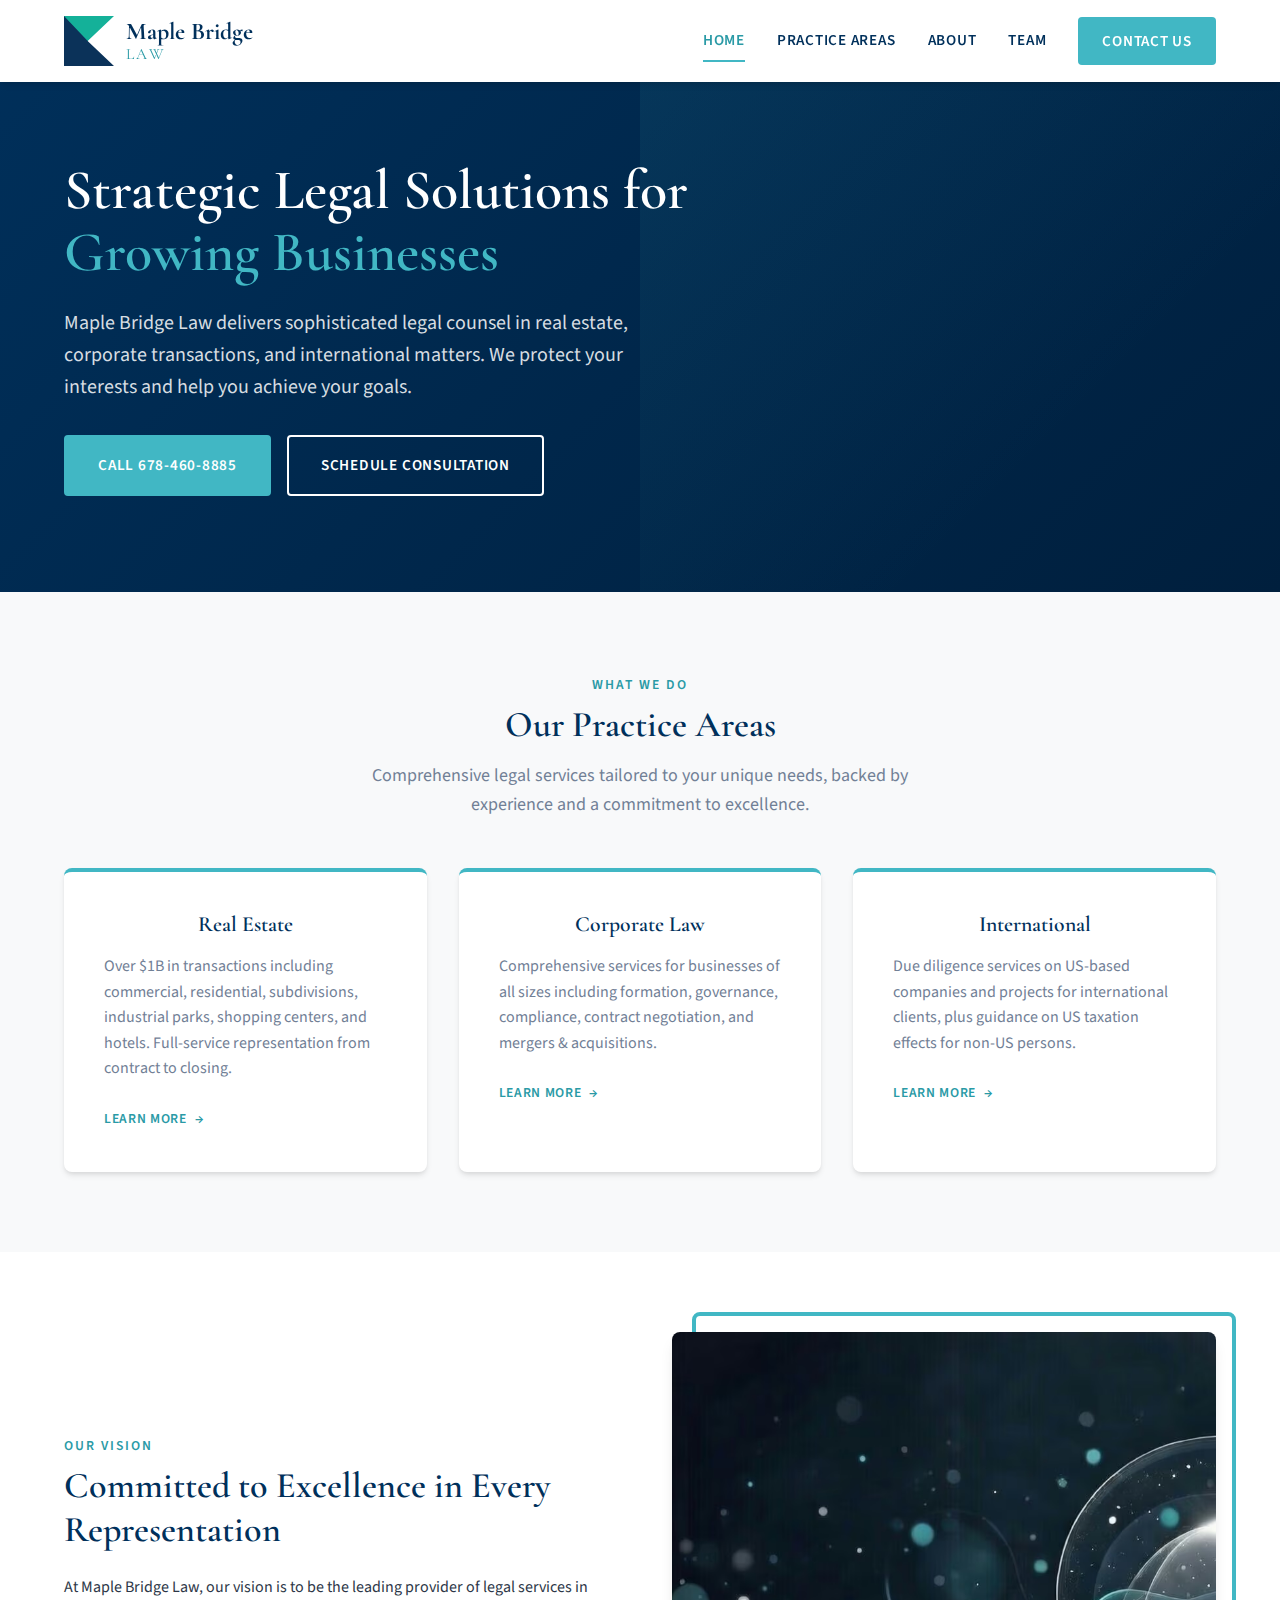
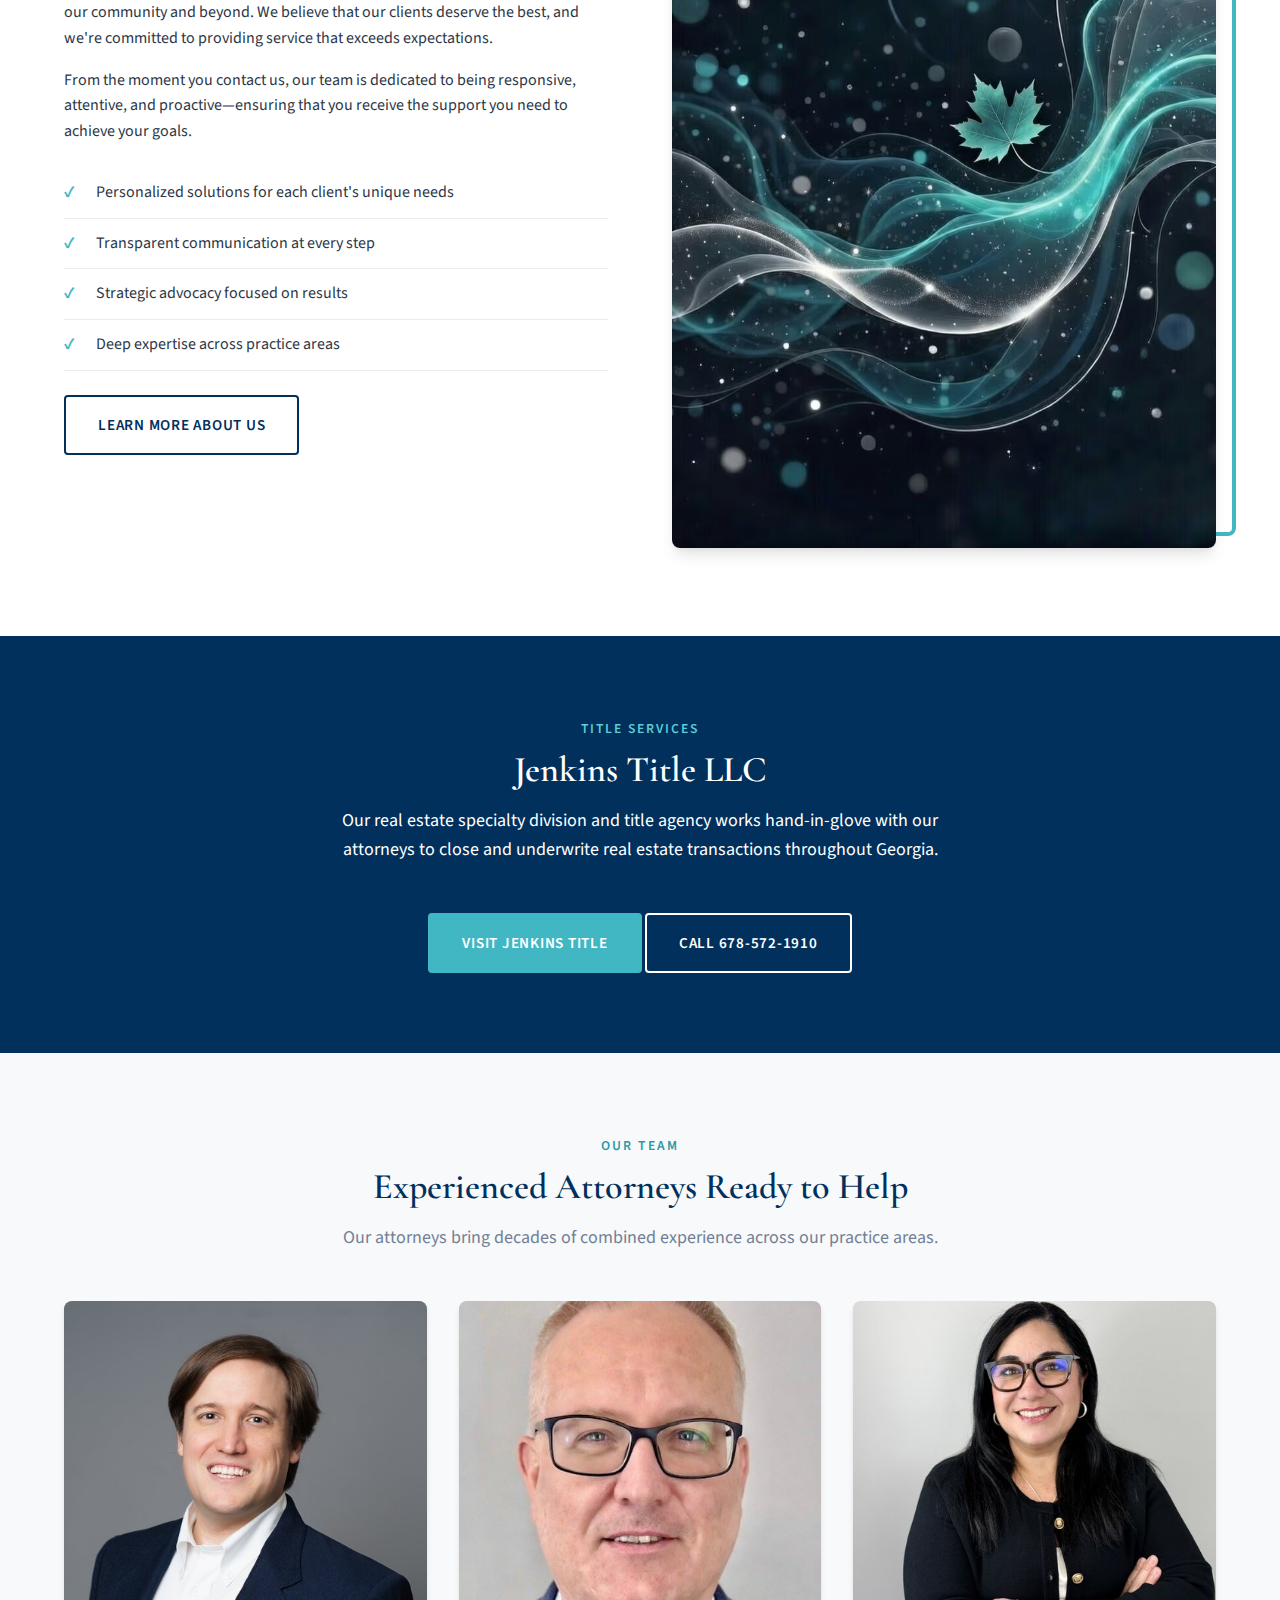
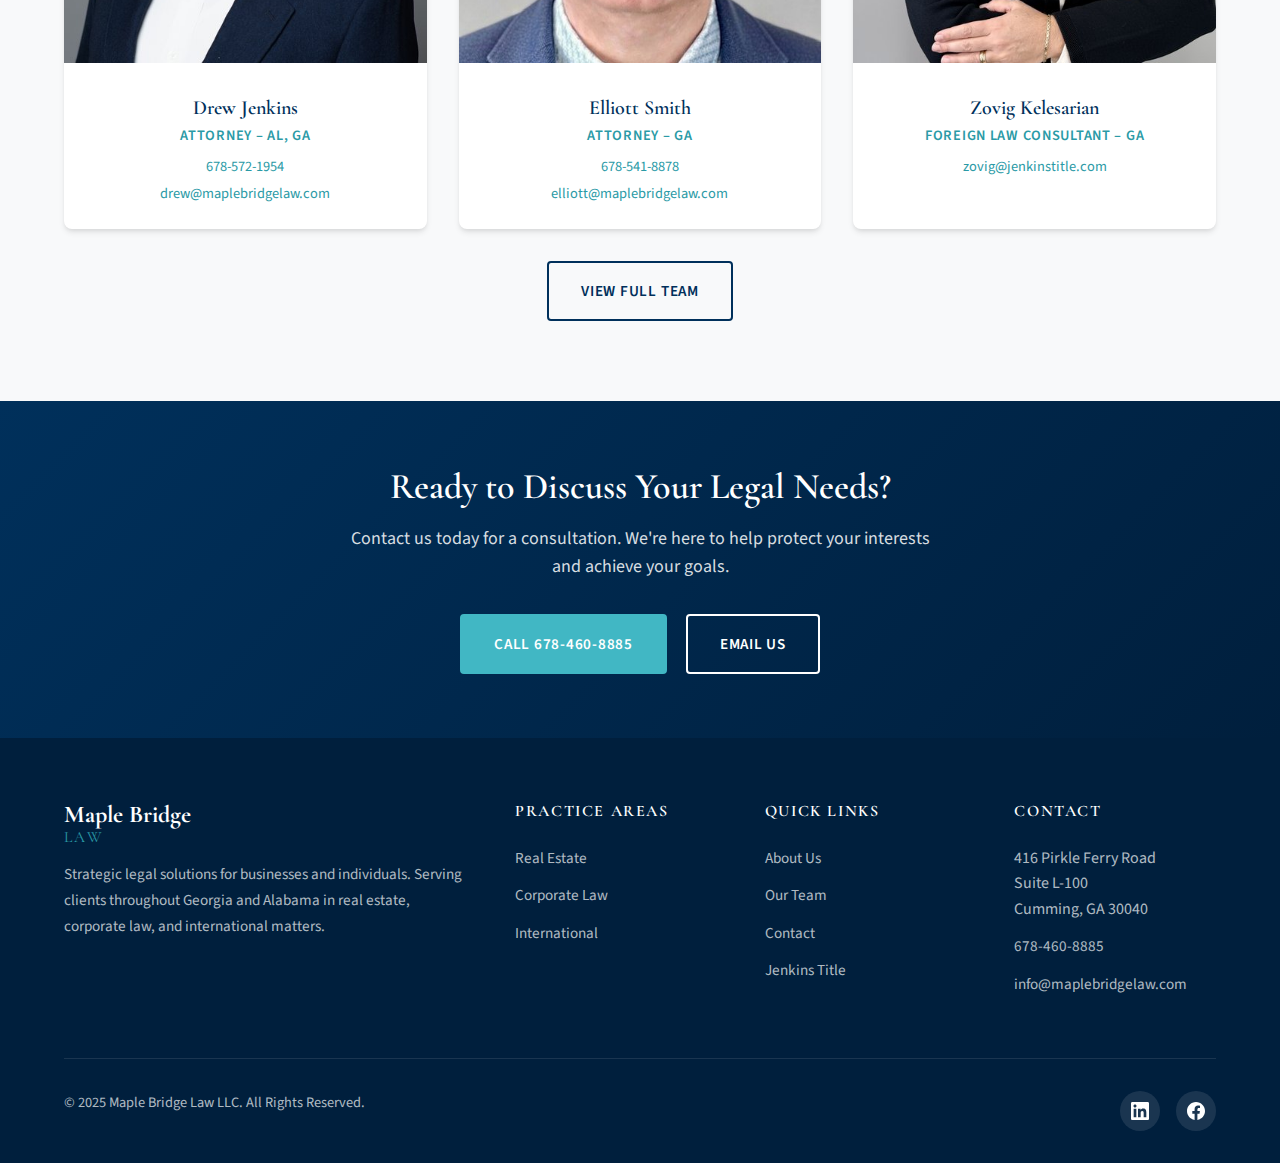
<file: index.html>
<!DOCTYPE html>
<html lang="en">
<head>
  <meta charset="UTF-8">
  <meta name="viewport" content="width=device-width, initial-scale=1.0">
  <meta name="description" content="Maple Bridge Law provides sophisticated legal services in Real Estate, Corporate Law, and International Due Diligence. Serving clients in Georgia and Alabama.">
  <title>Maple Bridge Law | Corporate & Real Estate Attorneys | Cumming, GA</title>
  
  <!-- Fonts -->
  <link rel="preconnect" href="https://fonts.googleapis.com">
  <link rel="preconnect" href="https://fonts.gstatic.com" crossorigin>
  <link href="https://fonts.googleapis.com/css2?family=Cormorant+Garamond:wght@400;500;600;700&family=Source+Sans+3:wght@300;400;600;700&display=swap" rel="stylesheet">
  
  <!-- Styles -->
  <link rel="stylesheet" href="assets/css/style.css">
  
  <!-- Favicon -->
  <link rel="icon" type="image/svg+xml" href="assets/images/logo.svg">
</head>
<body>

  <!-- Header -->
  <header>
    <div class="header-inner">
      <a href="index.html" class="logo">
        <img src="assets/images/logo.svg" alt="Maple Bridge Law">
        <div class="logo-text">
          Maple Bridge
          <span>Law</span>
        </div>
      </a>
      
      <button class="menu-toggle" aria-label="Toggle menu">
        <span></span>
        <span></span>
        <span></span>
      </button>
      
      <nav>
        <a href="index.html" class="active">Home</a>
        <a href="practice-areas.html">Practice Areas</a>
        <a href="about.html">About</a>
        <a href="team.html">Team</a>
        <a href="contact.html" class="nav-cta">Contact Us</a>
      </nav>
    </div>
  </header>

  <!-- Hero Section -->
  <section class="hero">
    <div class="container">
      <div class="hero-content">
        <h1>Strategic Legal Solutions for <span>Growing Businesses</span></h1>
        <p>Maple Bridge Law delivers sophisticated legal counsel in real estate, corporate transactions, and international matters. We protect your interests and help you achieve your goals.</p>
        <div class="hero-cta">
          <a href="tel:678-460-8885" class="btn btn-primary">Call 678-460-8885</a>
          <a href="contact.html" class="btn btn-outline">Schedule Consultation</a>
        </div>
      </div>
    </div>
  </section>

  <!-- Practice Areas Preview -->
  <section class="bg-light">
    <div class="container">
      <div class="section-header">
        <span class="section-label">What We Do</span>
        <h2>Our Practice Areas</h2>
        <p>Comprehensive legal services tailored to your unique needs, backed by experience and a commitment to excellence.</p>
      </div>
      
      <div class="practice-grid">
        <div class="practice-card">
          <h3>Real Estate</h3>
          <p>Over $1B in transactions including commercial, residential, subdivisions, industrial parks, shopping centers, and hotels. Full-service representation from contract to closing.</p>
          <a href="practice-areas.html#real-estate">Learn More</a>
        </div>
        
        <div class="practice-card">
          <h3>Corporate Law</h3>
          <p>Comprehensive services for businesses of all sizes including formation, governance, compliance, contract negotiation, and mergers & acquisitions.</p>
          <a href="practice-areas.html#corporate">Learn More</a>
        </div>
        
        <div class="practice-card">
          <h3>International</h3>
          <p>Due diligence services on US-based companies and projects for international clients, plus guidance on US taxation effects for non-US persons.</p>
          <a href="practice-areas.html#international">Learn More</a>
        </div>
      </div>
    </div>
  </section>

  <!-- About Preview -->
  <section>
    <div class="container">
      <div class="about-content">
        <div class="about-text">
          <span class="section-label">Our Vision</span>
          <h2>Committed to Excellence in Every Representation</h2>
          <p>At Maple Bridge Law, our vision is to be the leading provider of legal services in our community and beyond. We believe that our clients deserve the best, and we're committed to providing service that exceeds expectations.</p>
          <p>From the moment you contact us, our team is dedicated to being responsive, attentive, and proactive—ensuring that you receive the support you need to achieve your goals.</p>
          <ul class="values-list">
            <li>Personalized solutions for each client's unique needs</li>
            <li>Transparent communication at every step</li>
            <li>Strategic advocacy focused on results</li>
            <li>Deep expertise across practice areas</li>
          </ul>
          <a href="about.html" class="btn btn-outline-dark mt-3">Learn More About Us</a>
        </div>
        <div class="about-image">
          <img src="assets/images/mbl-graphic.avif" alt="Maple Bridge Law" style="width:100%;height:auto;border-radius:8px;">
        </div>
      </div>
    </div>
  </section>

  <!-- Jenkins Title Callout -->
  <section class="bg-navy">
    <div class="container">
      <div class="section-header">
        <span class="section-label">Title Services</span>
        <h2>Jenkins Title LLC</h2>
        <p>Our real estate specialty division and title agency works hand-in-glove with our attorneys to close and underwrite real estate transactions throughout Georgia.</p>
      </div>
      <div class="text-center">
        <a href="https://www.jenkinstitle.com" class="btn btn-primary" target="_blank">Visit Jenkins Title</a>
        <a href="tel:678-572-1910" class="btn btn-outline">Call 678-572-1910</a>
      </div>
    </div>
  </section>

  <!-- Team Preview -->
  <section class="bg-light">
    <div class="container">
      <div class="section-header">
        <span class="section-label">Our Team</span>
        <h2>Experienced Attorneys Ready to Help</h2>
        <p>Our attorneys bring decades of combined experience across our practice areas.</p>
      </div>
      
      <div class="team-grid">
        <div class="team-card">
          <img class="team-photo" src="assets/images/team/drew.jpeg" alt="Drew Jenkins">
          <div class="team-info">
            <h3>Drew Jenkins</h3>
            <p class="team-role">Attorney – AL, GA</p>
            <div class="team-contact">
              <a href="tel:678-572-1954">678-572-1954</a>
              <a href="mailto:drew@maplebridgelaw.com">drew@maplebridgelaw.com</a>
            </div>
          </div>
        </div>

        <div class="team-card">
          <img class="team-photo" src="assets/images/team/elliott.jpeg" alt="Elliott Smith">
          <div class="team-info">
            <h3>Elliott Smith</h3>
            <p class="team-role">Attorney – GA</p>
            <div class="team-contact">
              <a href="tel:678-541-8878">678-541-8878</a>
              <a href="mailto:elliott@maplebridgelaw.com">elliott@maplebridgelaw.com</a>
            </div>
          </div>
        </div>

        <div class="team-card">
          <img class="team-photo" src="assets/images/team/zovig.jpeg" alt="Zovig Kelesarian">
          <div class="team-info">
            <h3>Zovig Kelesarian</h3>
            <p class="team-role">Foreign Law Consultant – GA</p>
            <div class="team-contact">
              <a href="mailto:zovig@jenkinstitle.com">zovig@jenkinstitle.com</a>
            </div>
          </div>
        </div>

        <!-- Amber Jenkins: hidden — restore when ready -->
      </div>
      
      <div class="text-center mt-4">
        <a href="team.html" class="btn btn-outline-dark">View Full Team</a>
      </div>
    </div>
  </section>

  <!-- CTA Banner -->
  <section class="cta-banner">
    <div class="container">
      <h2>Ready to Discuss Your Legal Needs?</h2>
      <p>Contact us today for a consultation. We're here to help protect your interests and achieve your goals.</p>
      <a href="tel:678-460-8885" class="btn btn-primary">Call 678-460-8885</a>
      <a href="mailto:info@maplebridgelaw.com" class="btn btn-outline">Email Us</a>
    </div>
  </section>

  <!-- Footer -->
  <footer>
    <div class="container">
      <div class="footer-grid">
        <div class="footer-brand">
          <div class="logo-text">
            Maple Bridge
            <span>Law</span>
          </div>
          <p>Strategic legal solutions for businesses and individuals. Serving clients throughout Georgia and Alabama in real estate, corporate law, and international matters.</p>
        </div>
        
        <div class="footer-links">
          <h4>Practice Areas</h4>
          <ul>
            <li><a href="practice-areas.html#real-estate">Real Estate</a></li>
            <li><a href="practice-areas.html#corporate">Corporate Law</a></li>
            <li><a href="practice-areas.html#international">International</a></li>
          </ul>
        </div>
        
        <div class="footer-links">
          <h4>Quick Links</h4>
          <ul>
            <li><a href="about.html">About Us</a></li>
            <li><a href="team.html">Our Team</a></li>
            <li><a href="contact.html">Contact</a></li>
            <li><a href="https://www.jenkinstitle.com" target="_blank">Jenkins Title</a></li>
          </ul>
        </div>
        
        <div class="footer-links">
          <h4>Contact</h4>
          <ul>
            <li>416 Pirkle Ferry Road<br>Suite L-100<br>Cumming, GA 30040</li>
            <li><a href="tel:678-460-8885">678-460-8885</a></li>
            <li><a href="mailto:info@maplebridgelaw.com">info@maplebridgelaw.com</a></li>
          </ul>
        </div>
      </div>
      
      <div class="footer-bottom">
        <p>&copy; 2025 Maple Bridge Law LLC. All Rights Reserved.</p>
        <div class="social-links">
          <a href="https://www.linkedin.com/company/maple-bridge-law-llc" target="_blank" aria-label="LinkedIn">
            <svg width="18" height="18" viewBox="0 0 24 24" fill="currentColor">
              <path d="M20.447 20.452h-3.554v-5.569c0-1.328-.027-3.037-1.852-3.037-1.853 0-2.136 1.445-2.136 2.939v5.667H9.351V9h3.414v1.561h.046c.477-.9 1.637-1.85 3.37-1.85 3.601 0 4.267 2.37 4.267 5.455v6.286zM5.337 7.433c-1.144 0-2.063-.926-2.063-2.065 0-1.138.92-2.063 2.063-2.063 1.14 0 2.064.925 2.064 2.063 0 1.139-.925 2.065-2.064 2.065zm1.782 13.019H3.555V9h3.564v11.452zM22.225 0H1.771C.792 0 0 .774 0 1.729v20.542C0 23.227.792 24 1.771 24h20.451C23.2 24 24 23.227 24 22.271V1.729C24 .774 23.2 0 22.222 0h.003z"/>
            </svg>
          </a>
          <a href="https://www.facebook.com/people/Maple-Bridge-Law/100091004212306/" target="_blank" aria-label="Facebook">
            <svg width="18" height="18" viewBox="0 0 24 24" fill="currentColor">
              <path d="M24 12.073c0-6.627-5.373-12-12-12s-12 5.373-12 12c0 5.99 4.388 10.954 10.125 11.854v-8.385H7.078v-3.47h3.047V9.43c0-3.007 1.792-4.669 4.533-4.669 1.312 0 2.686.235 2.686.235v2.953H15.83c-1.491 0-1.956.925-1.956 1.874v2.25h3.328l-.532 3.47h-2.796v8.385C19.612 23.027 24 18.062 24 12.073z"/>
            </svg>
          </a>
        </div>
      </div>
    </div>
  </footer>

  <!-- Mobile Menu Script -->
  <script>
    document.querySelector('.menu-toggle').addEventListener('click', function() {
      document.querySelector('nav').classList.toggle('active');
      this.classList.toggle('active');
    });
  </script>

</body>
</html>
</file>
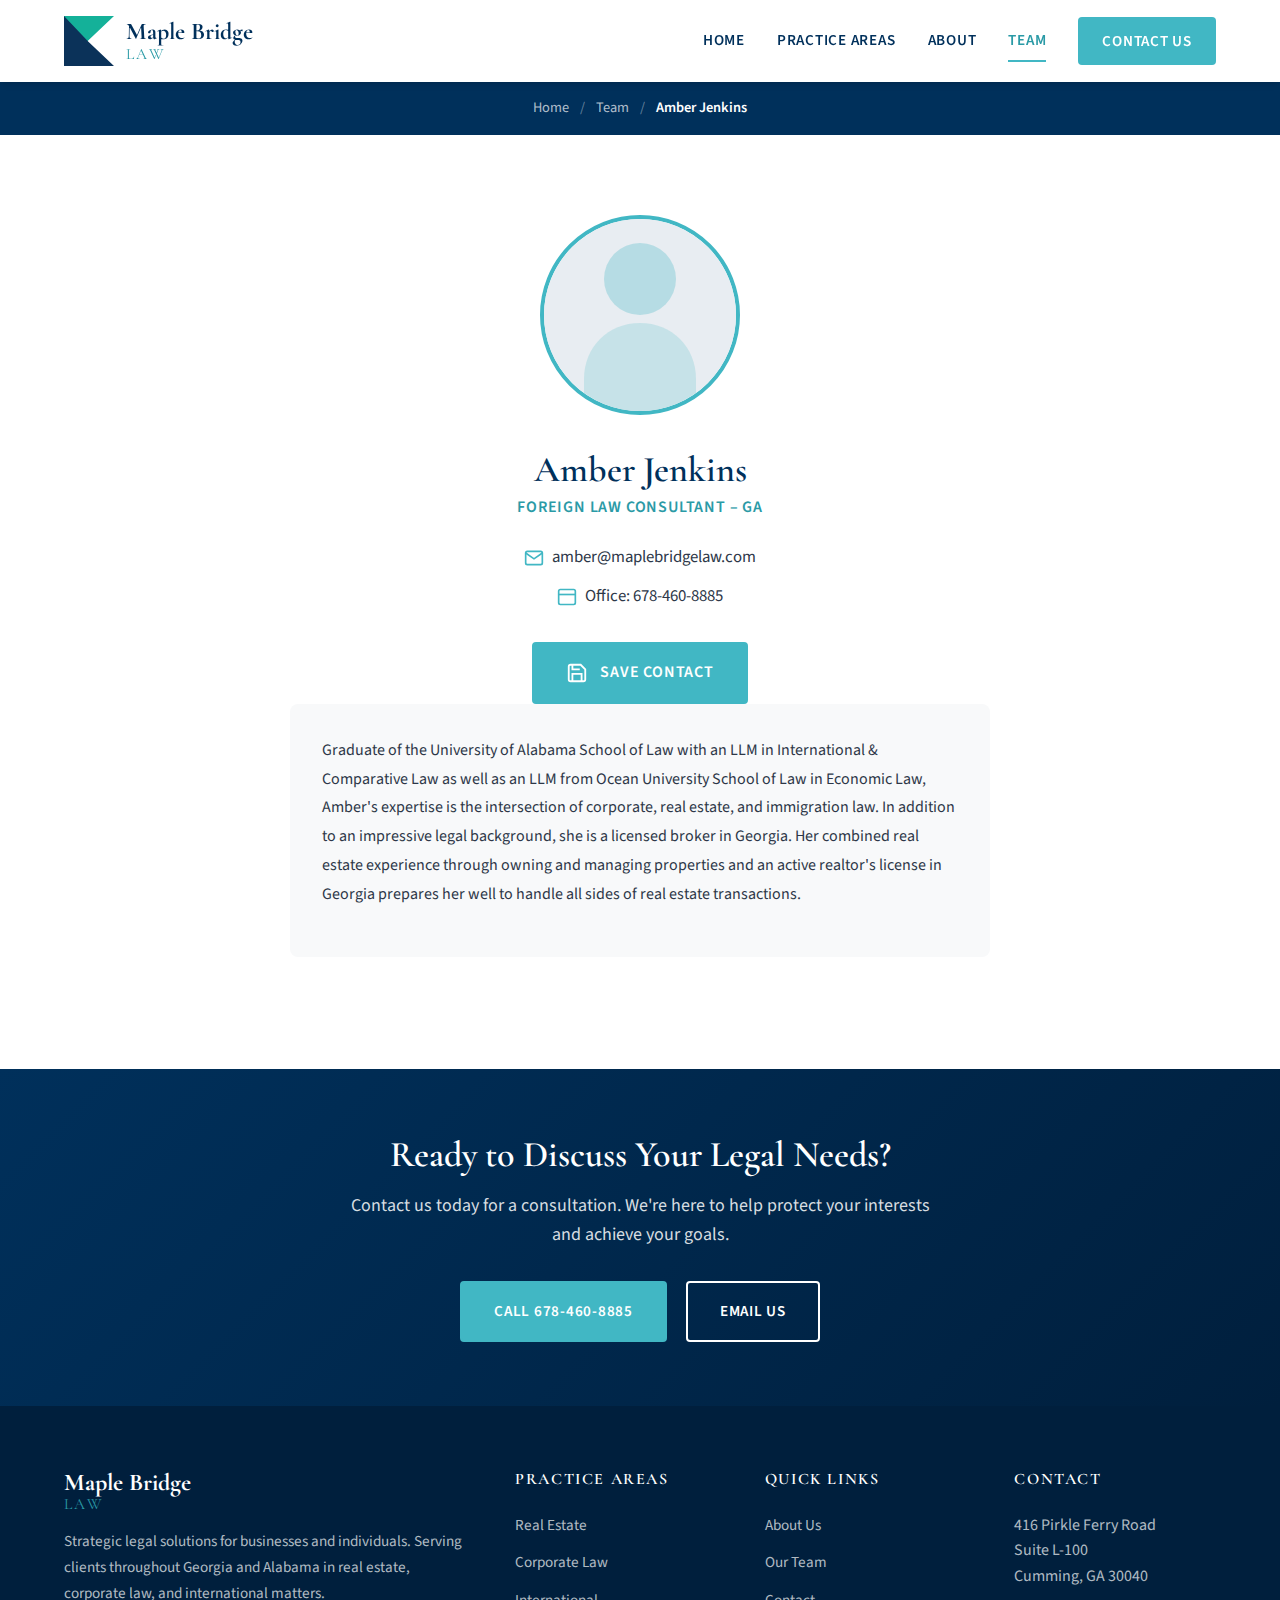
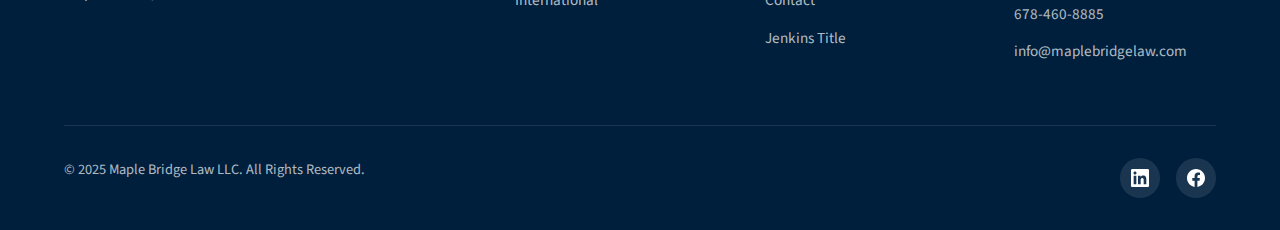
<file: team/amber-jenkins/index.html>
<!DOCTYPE html>
<html lang="en">
<head>
  <meta charset="UTF-8">
  <meta name="viewport" content="width=device-width, initial-scale=1.0">
  <meta name="description" content="Amber Jenkins - Foreign Law Consultant – GA at Maple Bridge Law LLC.">
  <title>Amber Jenkins | Maple Bridge Law</title>

  <!-- Fonts -->
  <link rel="preconnect" href="https://fonts.googleapis.com">
  <link rel="preconnect" href="https://fonts.gstatic.com" crossorigin>
  <link href="https://fonts.googleapis.com/css2?family=Cormorant+Garamond:wght@400;500;600;700&family=Source+Sans+3:wght@300;400;600;700&display=swap" rel="stylesheet">

  <!-- Styles -->
  <link rel="stylesheet" href="../../assets/css/style.css">

  <!-- Favicon -->
  <link rel="icon" type="image/svg+xml" href="../../assets/images/logo.svg">

  <style>
    .profile-breadcrumb-bar {
      margin-top: 80px;
      padding: 1rem 0;
      background: var(--navy);
      font-size: 0.9rem;
      text-align: center;
    }
    .profile-breadcrumb-bar a {
      color: rgba(255, 255, 255, 0.7);
    }
    .profile-breadcrumb-bar a:hover {
      color: var(--teal-light);
    }
    .profile-breadcrumb-bar .separator {
      margin: 0 0.5rem;
      color: rgba(255, 255, 255, 0.4);
    }
    .profile-breadcrumb-bar span:last-child {
      color: var(--white);
      font-weight: 600;
    }
    .profile-section {
      max-width: 700px;
      margin: 0 auto;
      text-align: center;
    }
    .profile-photo {
      width: 200px;
      height: 200px;
      border-radius: 50%;
      object-fit: cover;
      border: 4px solid var(--teal);
      margin-bottom: 1.5rem;
    }
    .profile-name {
      font-size: 2.25rem;
      margin-bottom: 0.25rem;
    }
    .profile-role {
      color: var(--teal-dark);
      font-weight: 600;
      font-size: 1rem;
      text-transform: uppercase;
      letter-spacing: 0.05em;
      margin-bottom: 1.5rem;
    }
    .profile-contacts {
      display: flex;
      flex-direction: column;
      align-items: center;
      gap: 0.75rem;
      margin-bottom: 2rem;
    }
    .profile-contact-item {
      display: inline-flex;
      align-items: center;
      gap: 0.5rem;
      color: var(--text);
      font-size: 1.05rem;
    }
    .profile-contact-item:hover {
      color: var(--teal-dark);
    }
    .profile-contact-item svg {
      color: var(--teal);
      flex-shrink: 0;
    }
    .profile-bio {
      text-align: left;
      margin-bottom: 2rem;
      padding: 2rem;
      background: var(--off-white);
      border-radius: 8px;
    }
    .profile-bio p {
      line-height: 1.8;
      color: var(--text);
    }
    .save-contact-btn {
      display: inline-flex;
      align-items: center;
      gap: 0.75rem;
      background: var(--teal);
      color: var(--white);
      padding: 1rem 2rem;
      border-radius: 4px;
      font-size: 1rem;
      font-weight: 600;
      text-transform: uppercase;
      letter-spacing: 0.05em;
      transition: var(--transition);
      border: 2px solid var(--teal);
    }
    .save-contact-btn:hover {
      background: var(--teal-dark);
      border-color: var(--teal-dark);
      color: var(--white);
    }
    .save-contact-btn svg {
      flex-shrink: 0;
    }
    .back-link {
      display: inline-flex;
      align-items: center;
      gap: 0.5rem;
      margin-bottom: 2rem;
      font-weight: 600;
      text-transform: uppercase;
      font-size: 0.85rem;
      letter-spacing: 0.05em;
    }
  </style>
</head>
<body>

  <!-- Header -->
  <header>
    <div class="header-inner">
      <a href="../../index.html" class="logo">
        <img src="../../assets/images/logo.svg" alt="Maple Bridge Law">
        <div class="logo-text">
          Maple Bridge
          <span>Law</span>
        </div>
      </a>

      <button class="menu-toggle" aria-label="Toggle menu">
        <span></span>
        <span></span>
        <span></span>
      </button>

      <nav>
        <a href="../../index.html">Home</a>
        <a href="../../practice-areas.html">Practice Areas</a>
        <a href="../../about.html">About</a>
        <a href="../../team.html" class="active">Team</a>
        <a href="../../contact.html" class="nav-cta">Contact Us</a>
      </nav>
    </div>
  </header>

  <!-- Breadcrumb Bar -->
  <div class="profile-breadcrumb-bar">
    <div class="container">
      <a href="../../index.html">Home</a>
      <span class="separator">/</span>
      <a href="../../team.html">Team</a>
      <span class="separator">/</span>
      <span>Amber Jenkins</span>
    </div>
  </div>

  <!-- Profile -->
  <section>
    <div class="container">
      <div class="profile-section">
        <img class="profile-photo" src="../../assets/images/team/amber-placeholder.svg" alt="Amber Jenkins">
        <h2 class="profile-name">Amber Jenkins</h2>
        <p class="profile-role">Foreign Law Consultant – GA</p>

        <div class="profile-contacts">
          <a href="mailto:amber@maplebridgelaw.com" class="profile-contact-item">
            <svg width="20" height="20" viewBox="0 0 24 24" fill="none" stroke="currentColor" stroke-width="2"><path d="M4 4h16c1.1 0 2 .9 2 2v12c0 1.1-.9 2-2 2H4c-1.1 0-2-.9-2-2V6c0-1.1.9-2 2-2z"/><polyline points="22,6 12,13 2,6"/></svg>
            <span>amber@maplebridgelaw.com</span>
          </a>
          <a href="tel:678-460-8885" class="profile-contact-item">
            <svg width="20" height="20" viewBox="0 0 24 24" fill="none" stroke="currentColor" stroke-width="2"><rect x="2" y="3" width="20" height="18" rx="2" ry="2"/><line x1="2" y1="9" x2="22" y2="9"/></svg>
            <span>Office: 678-460-8885</span>
          </a>
        </div>

        <a href="../../assets/vcards/amber-jenkins.vcf" class="save-contact-btn" download>
          <svg width="22" height="22" viewBox="0 0 24 24" fill="none" stroke="currentColor" stroke-width="2"><path d="M19 21H5a2 2 0 01-2-2V5a2 2 0 012-2h11l5 5v11a2 2 0 01-2 2z"/><polyline points="17 21 17 13 7 13 7 21"/><polyline points="7 3 7 8 15 8"/></svg>
          Save Contact
        </a>

          <div class="profile-bio">
            <p>Graduate of the University of Alabama School of Law with an LLM in International &amp; Comparative Law as well as an LLM from Ocean University School of Law in Economic Law, Amber's expertise is the intersection of corporate, real estate, and immigration law. In addition to an impressive legal background, she is a licensed broker in Georgia. Her combined real estate experience through owning and managing properties and an active realtor's license in Georgia prepares her well to handle all sides of real estate transactions.</p>
          </div>
      </div>
    </div>
  </section>

  <!-- CTA Banner -->
  <section class="cta-banner">
    <div class="container">
      <h2>Ready to Discuss Your Legal Needs?</h2>
      <p>Contact us today for a consultation. We're here to help protect your interests and achieve your goals.</p>
      <a href="tel:678-460-8885" class="btn btn-primary">Call 678-460-8885</a>
      <a href="mailto:info@maplebridgelaw.com" class="btn btn-outline">Email Us</a>
    </div>
  </section>

  <!-- Footer -->
  <footer>
    <div class="container">
      <div class="footer-grid">
        <div class="footer-brand">
          <div class="logo-text">
            Maple Bridge
            <span>Law</span>
          </div>
          <p>Strategic legal solutions for businesses and individuals. Serving clients throughout Georgia and Alabama in real estate, corporate law, and international matters.</p>
        </div>

        <div class="footer-links">
          <h4>Practice Areas</h4>
          <ul>
            <li><a href="../../practice-areas.html#real-estate">Real Estate</a></li>
            <li><a href="../../practice-areas.html#corporate">Corporate Law</a></li>
            <li><a href="../../practice-areas.html#international">International</a></li>
          </ul>
        </div>

        <div class="footer-links">
          <h4>Quick Links</h4>
          <ul>
            <li><a href="../../about.html">About Us</a></li>
            <li><a href="../../team.html">Our Team</a></li>
            <li><a href="../../contact.html">Contact</a></li>
            <li><a href="https://www.jenkinstitle.com" target="_blank">Jenkins Title</a></li>
          </ul>
        </div>

        <div class="footer-links">
          <h4>Contact</h4>
          <ul>
            <li>416 Pirkle Ferry Road<br>Suite L-100<br>Cumming, GA 30040</li>
            <li><a href="tel:678-460-8885">678-460-8885</a></li>
            <li><a href="mailto:info@maplebridgelaw.com">info@maplebridgelaw.com</a></li>
          </ul>
        </div>
      </div>

      <div class="footer-bottom">
        <p>&copy; 2025 Maple Bridge Law LLC. All Rights Reserved.</p>
        <div class="social-links">
          <a href="https://www.linkedin.com/company/maple-bridge-law-llc" target="_blank" aria-label="LinkedIn">
            <svg width="18" height="18" viewBox="0 0 24 24" fill="currentColor">
              <path d="M20.447 20.452h-3.554v-5.569c0-1.328-.027-3.037-1.852-3.037-1.853 0-2.136 1.445-2.136 2.939v5.667H9.351V9h3.414v1.561h.046c.477-.9 1.637-1.85 3.37-1.85 3.601 0 4.267 2.37 4.267 5.455v6.286zM5.337 7.433c-1.144 0-2.063-.926-2.063-2.065 0-1.138.92-2.063 2.063-2.063 1.14 0 2.064.925 2.064 2.063 0 1.139-.925 2.065-2.064 2.065zm1.782 13.019H3.555V9h3.564v11.452zM22.225 0H1.771C.792 0 0 .774 0 1.729v20.542C0 23.227.792 24 1.771 24h20.451C23.2 24 24 23.227 24 22.271V1.729C24 .774 23.2 0 22.222 0h.003z"/>
            </svg>
          </a>
          <a href="https://www.facebook.com/people/Maple-Bridge-Law/100091004212306/" target="_blank" aria-label="Facebook">
            <svg width="18" height="18" viewBox="0 0 24 24" fill="currentColor">
              <path d="M24 12.073c0-6.627-5.373-12-12-12s-12 5.373-12 12c0 5.99 4.388 10.954 10.125 11.854v-8.385H7.078v-3.47h3.047V9.43c0-3.007 1.792-4.669 4.533-4.669 1.312 0 2.686.235 2.686.235v2.953H15.83c-1.491 0-1.956.925-1.956 1.874v2.25h3.328l-.532 3.47h-2.796v8.385C19.612 23.027 24 18.062 24 12.073z"/>
            </svg>
          </a>
        </div>
      </div>
    </div>
  </footer>

  <!-- Mobile Menu Script -->
  <script>
    document.querySelector('.menu-toggle').addEventListener('click', function() {
      document.querySelector('nav').classList.toggle('active');
      this.classList.toggle('active');
    });
  </script>

</body>
</html>
</file>
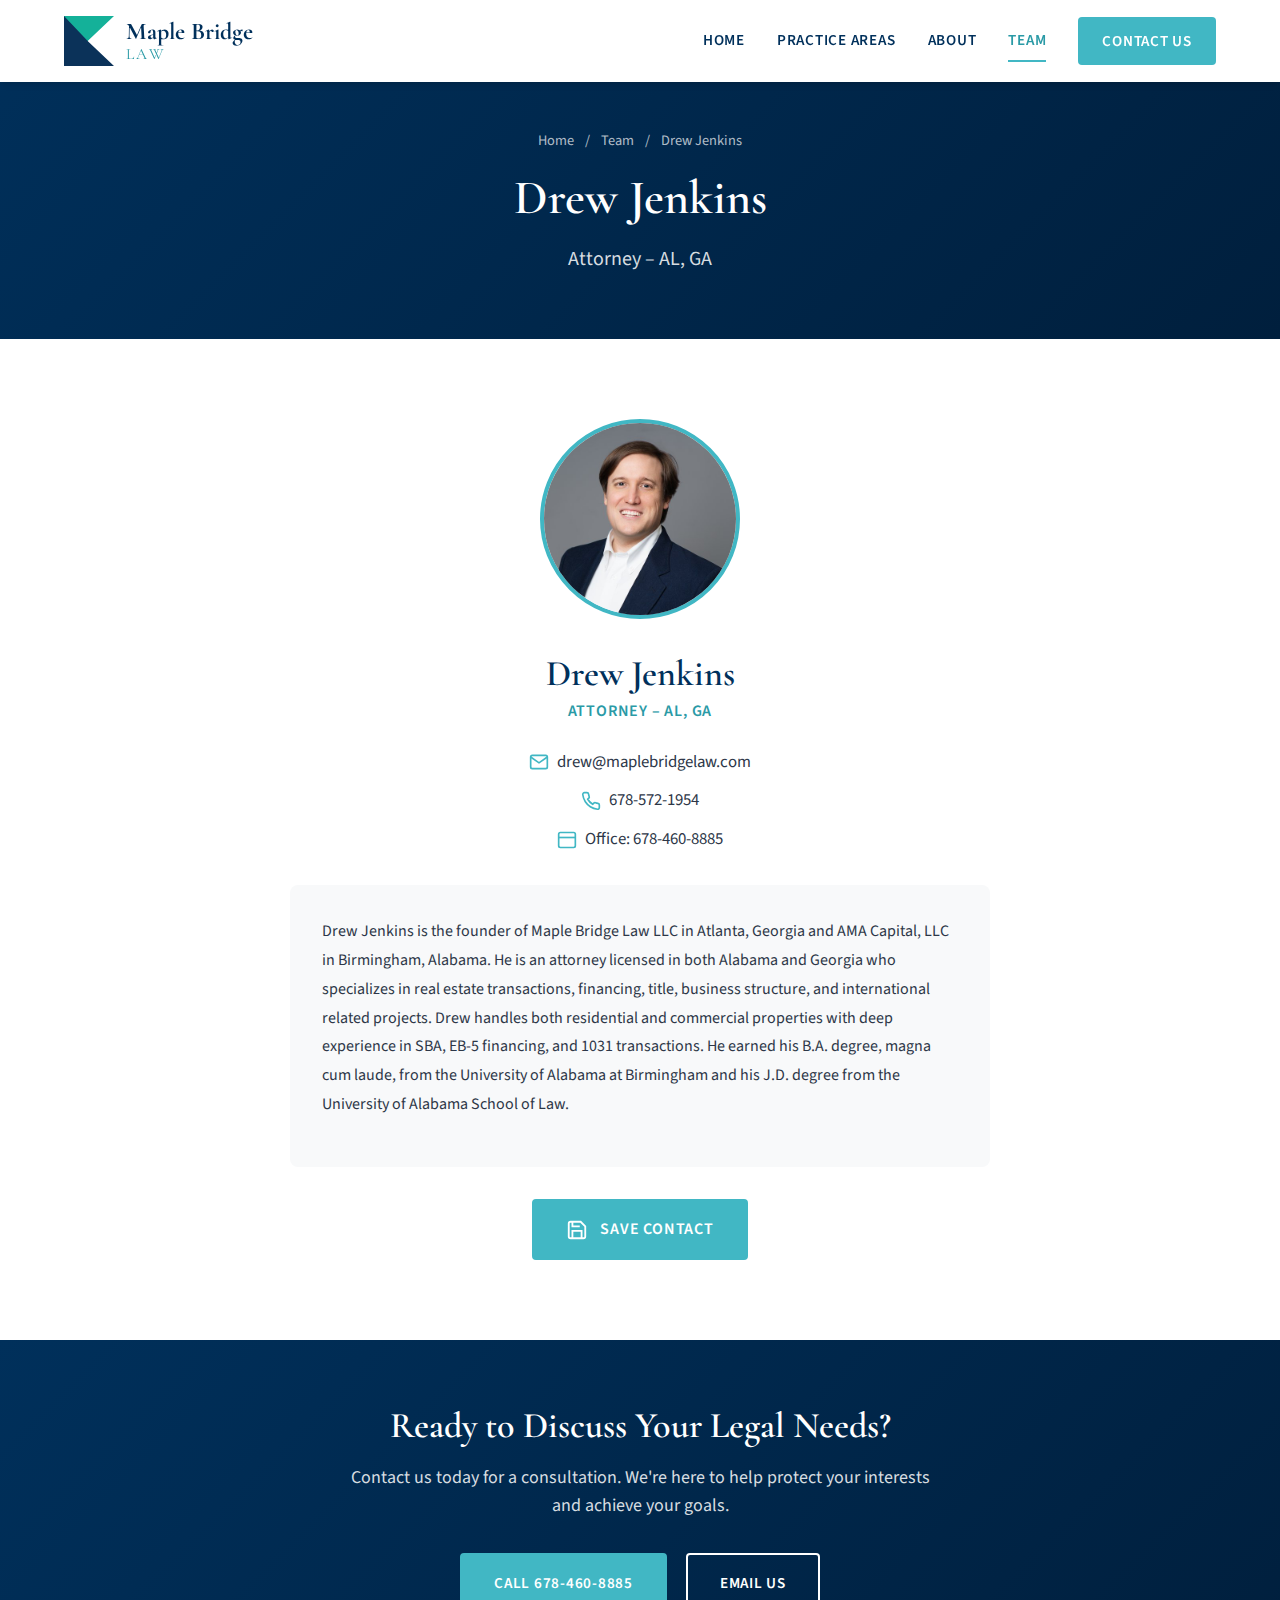
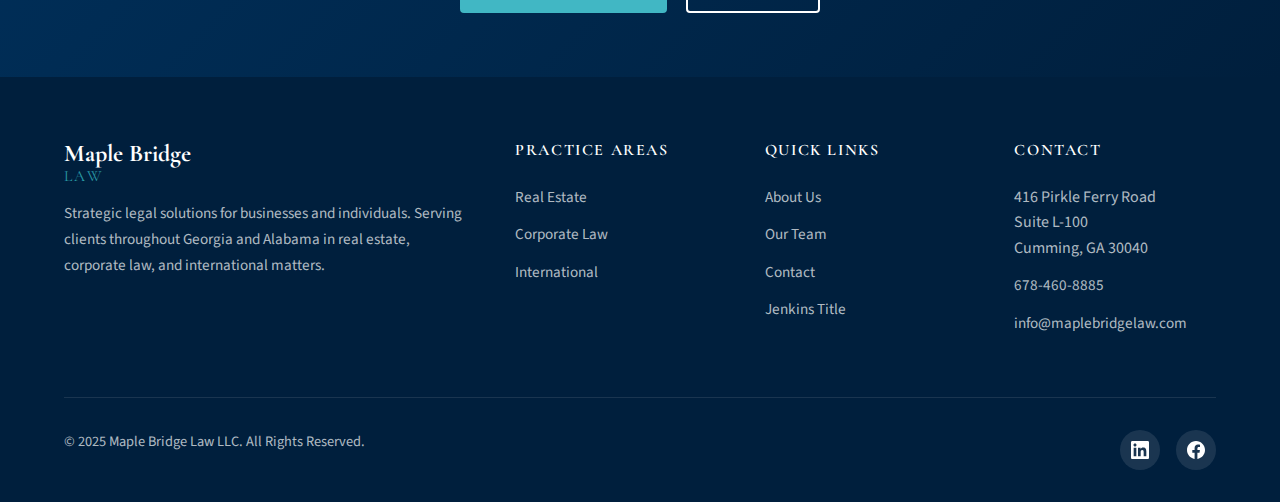
<file: team/drew-jenkins/index.html>
<!DOCTYPE html>
<html lang="en">
<head>
  <meta charset="UTF-8">
  <meta name="viewport" content="width=device-width, initial-scale=1.0">
  <meta name="description" content="Drew Jenkins - Attorney – AL, GA at Maple Bridge Law LLC.">
  <title>Drew Jenkins | Maple Bridge Law</title>

  <!-- Fonts -->
  <link rel="preconnect" href="https://fonts.googleapis.com">
  <link rel="preconnect" href="https://fonts.gstatic.com" crossorigin>
  <link href="https://fonts.googleapis.com/css2?family=Cormorant+Garamond:wght@400;500;600;700&family=Source+Sans+3:wght@300;400;600;700&display=swap" rel="stylesheet">

  <!-- Styles -->
  <link rel="stylesheet" href="../../assets/css/style.css">

  <!-- Favicon -->
  <link rel="icon" type="image/svg+xml" href="../../assets/images/logo.svg">

  <style>
    .profile-section {
      max-width: 700px;
      margin: 0 auto;
      text-align: center;
    }
    .profile-photo {
      width: 200px;
      height: 200px;
      border-radius: 50%;
      object-fit: cover;
      border: 4px solid var(--teal);
      margin-bottom: 1.5rem;
    }
    .profile-name {
      font-size: 2.25rem;
      margin-bottom: 0.25rem;
    }
    .profile-role {
      color: var(--teal-dark);
      font-weight: 600;
      font-size: 1rem;
      text-transform: uppercase;
      letter-spacing: 0.05em;
      margin-bottom: 1.5rem;
    }
    .profile-contacts {
      display: flex;
      flex-direction: column;
      align-items: center;
      gap: 0.75rem;
      margin-bottom: 2rem;
    }
    .profile-contact-item {
      display: inline-flex;
      align-items: center;
      gap: 0.5rem;
      color: var(--text);
      font-size: 1.05rem;
    }
    .profile-contact-item:hover {
      color: var(--teal-dark);
    }
    .profile-contact-item svg {
      color: var(--teal);
      flex-shrink: 0;
    }
    .profile-bio {
      text-align: left;
      margin-bottom: 2rem;
      padding: 2rem;
      background: var(--off-white);
      border-radius: 8px;
    }
    .profile-bio p {
      line-height: 1.8;
      color: var(--text);
    }
    .save-contact-btn {
      display: inline-flex;
      align-items: center;
      gap: 0.75rem;
      background: var(--teal);
      color: var(--white);
      padding: 1rem 2rem;
      border-radius: 4px;
      font-size: 1rem;
      font-weight: 600;
      text-transform: uppercase;
      letter-spacing: 0.05em;
      transition: var(--transition);
      border: 2px solid var(--teal);
    }
    .save-contact-btn:hover {
      background: var(--teal-dark);
      border-color: var(--teal-dark);
      color: var(--white);
    }
    .save-contact-btn svg {
      flex-shrink: 0;
    }
    .back-link {
      display: inline-flex;
      align-items: center;
      gap: 0.5rem;
      margin-bottom: 2rem;
      font-weight: 600;
      text-transform: uppercase;
      font-size: 0.85rem;
      letter-spacing: 0.05em;
    }
  </style>
</head>
<body>

  <!-- Header -->
  <header>
    <div class="header-inner">
      <a href="../../index.html" class="logo">
        <img src="../../assets/images/logo.svg" alt="Maple Bridge Law">
        <div class="logo-text">
          Maple Bridge
          <span>Law</span>
        </div>
      </a>

      <button class="menu-toggle" aria-label="Toggle menu">
        <span></span>
        <span></span>
        <span></span>
      </button>

      <nav>
        <a href="../../index.html">Home</a>
        <a href="../../practice-areas.html">Practice Areas</a>
        <a href="../../about.html">About</a>
        <a href="../../team.html" class="active">Team</a>
        <a href="../../contact.html" class="nav-cta">Contact Us</a>
      </nav>
    </div>
  </header>

  <!-- Page Header -->
  <section class="page-header">
    <div class="container">
      <div class="breadcrumbs">
        <a href="../../index.html">Home</a>
        <span class="separator">/</span>
        <a href="../../team.html">Team</a>
        <span class="separator">/</span>
        <span>Drew Jenkins</span>
      </div>
      <h1>Drew Jenkins</h1>
      <p>Attorney – AL, GA</p>
    </div>
  </section>

  <!-- Profile -->
  <section>
    <div class="container">
      <div class="profile-section">
        <img class="profile-photo" src="../../assets/images/team/drew.jpeg" alt="Drew Jenkins">
        <h2 class="profile-name">Drew Jenkins</h2>
        <p class="profile-role">Attorney – AL, GA</p>

        <div class="profile-contacts">
          <a href="mailto:drew@maplebridgelaw.com" class="profile-contact-item">
            <svg width="20" height="20" viewBox="0 0 24 24" fill="none" stroke="currentColor" stroke-width="2"><path d="M4 4h16c1.1 0 2 .9 2 2v12c0 1.1-.9 2-2 2H4c-1.1 0-2-.9-2-2V6c0-1.1.9-2 2-2z"/><polyline points="22,6 12,13 2,6"/></svg>
            <span>drew@maplebridgelaw.com</span>
          </a>
                <a href="tel:678-572-1954" class="profile-contact-item">
                  <svg width="20" height="20" viewBox="0 0 24 24" fill="none" stroke="currentColor" stroke-width="2"><path d="M22 16.92v3a2 2 0 01-2.18 2 19.79 19.79 0 01-8.63-3.07 19.5 19.5 0 01-6-6 19.79 19.79 0 01-3.07-8.67A2 2 0 014.11 2h3a2 2 0 012 1.72c.127.96.361 1.903.7 2.81a2 2 0 01-.45 2.11L8.09 9.91a16 16 0 006 6l1.27-1.27a2 2 0 012.11-.45c.907.339 1.85.573 2.81.7A2 2 0 0122 16.92z"/></svg>
                  <span>678-572-1954</span>
                </a>
          <a href="tel:678-460-8885" class="profile-contact-item">
            <svg width="20" height="20" viewBox="0 0 24 24" fill="none" stroke="currentColor" stroke-width="2"><rect x="2" y="3" width="20" height="18" rx="2" ry="2"/><line x1="2" y1="9" x2="22" y2="9"/></svg>
            <span>Office: 678-460-8885</span>
          </a>
        </div>

          <div class="profile-bio">
            <p>Drew Jenkins is the founder of Maple Bridge Law LLC in Atlanta, Georgia and AMA Capital, LLC in Birmingham, Alabama. He is an attorney licensed in both Alabama and Georgia who specializes in real estate transactions, financing, title, business structure, and international related projects. Drew handles both residential and commercial properties with deep experience in SBA, EB-5 financing, and 1031 transactions. He earned his B.A. degree, magna cum laude, from the University of Alabama at Birmingham and his J.D. degree from the University of Alabama School of Law.</p>
          </div>
        <a href="../../assets/vcards/drew-jenkins.vcf" class="save-contact-btn" download>
          <svg width="22" height="22" viewBox="0 0 24 24" fill="none" stroke="currentColor" stroke-width="2"><path d="M19 21H5a2 2 0 01-2-2V5a2 2 0 012-2h11l5 5v11a2 2 0 01-2 2z"/><polyline points="17 21 17 13 7 13 7 21"/><polyline points="7 3 7 8 15 8"/></svg>
          Save Contact
        </a>
      </div>
    </div>
  </section>

  <!-- CTA Banner -->
  <section class="cta-banner">
    <div class="container">
      <h2>Ready to Discuss Your Legal Needs?</h2>
      <p>Contact us today for a consultation. We're here to help protect your interests and achieve your goals.</p>
      <a href="tel:678-460-8885" class="btn btn-primary">Call 678-460-8885</a>
      <a href="mailto:info@maplebridgelaw.com" class="btn btn-outline">Email Us</a>
    </div>
  </section>

  <!-- Footer -->
  <footer>
    <div class="container">
      <div class="footer-grid">
        <div class="footer-brand">
          <div class="logo-text">
            Maple Bridge
            <span>Law</span>
          </div>
          <p>Strategic legal solutions for businesses and individuals. Serving clients throughout Georgia and Alabama in real estate, corporate law, and international matters.</p>
        </div>

        <div class="footer-links">
          <h4>Practice Areas</h4>
          <ul>
            <li><a href="../../practice-areas.html#real-estate">Real Estate</a></li>
            <li><a href="../../practice-areas.html#corporate">Corporate Law</a></li>
            <li><a href="../../practice-areas.html#international">International</a></li>
          </ul>
        </div>

        <div class="footer-links">
          <h4>Quick Links</h4>
          <ul>
            <li><a href="../../about.html">About Us</a></li>
            <li><a href="../../team.html">Our Team</a></li>
            <li><a href="../../contact.html">Contact</a></li>
            <li><a href="https://www.jenkinstitle.com" target="_blank">Jenkins Title</a></li>
          </ul>
        </div>

        <div class="footer-links">
          <h4>Contact</h4>
          <ul>
            <li>416 Pirkle Ferry Road<br>Suite L-100<br>Cumming, GA 30040</li>
            <li><a href="tel:678-460-8885">678-460-8885</a></li>
            <li><a href="mailto:info@maplebridgelaw.com">info@maplebridgelaw.com</a></li>
          </ul>
        </div>
      </div>

      <div class="footer-bottom">
        <p>&copy; 2025 Maple Bridge Law LLC. All Rights Reserved.</p>
        <div class="social-links">
          <a href="https://www.linkedin.com/company/maple-bridge-law-llc" target="_blank" aria-label="LinkedIn">
            <svg width="18" height="18" viewBox="0 0 24 24" fill="currentColor">
              <path d="M20.447 20.452h-3.554v-5.569c0-1.328-.027-3.037-1.852-3.037-1.853 0-2.136 1.445-2.136 2.939v5.667H9.351V9h3.414v1.561h.046c.477-.9 1.637-1.85 3.37-1.85 3.601 0 4.267 2.37 4.267 5.455v6.286zM5.337 7.433c-1.144 0-2.063-.926-2.063-2.065 0-1.138.92-2.063 2.063-2.063 1.14 0 2.064.925 2.064 2.063 0 1.139-.925 2.065-2.064 2.065zm1.782 13.019H3.555V9h3.564v11.452zM22.225 0H1.771C.792 0 0 .774 0 1.729v20.542C0 23.227.792 24 1.771 24h20.451C23.2 24 24 23.227 24 22.271V1.729C24 .774 23.2 0 22.222 0h.003z"/>
            </svg>
          </a>
          <a href="https://www.facebook.com/people/Maple-Bridge-Law/100091004212306/" target="_blank" aria-label="Facebook">
            <svg width="18" height="18" viewBox="0 0 24 24" fill="currentColor">
              <path d="M24 12.073c0-6.627-5.373-12-12-12s-12 5.373-12 12c0 5.99 4.388 10.954 10.125 11.854v-8.385H7.078v-3.47h3.047V9.43c0-3.007 1.792-4.669 4.533-4.669 1.312 0 2.686.235 2.686.235v2.953H15.83c-1.491 0-1.956.925-1.956 1.874v2.25h3.328l-.532 3.47h-2.796v8.385C19.612 23.027 24 18.062 24 12.073z"/>
            </svg>
          </a>
        </div>
      </div>
    </div>
  </footer>

  <!-- Mobile Menu Script -->
  <script>
    document.querySelector('.menu-toggle').addEventListener('click', function() {
      document.querySelector('nav').classList.toggle('active');
      this.classList.toggle('active');
    });
  </script>

</body>
</html>
</file>
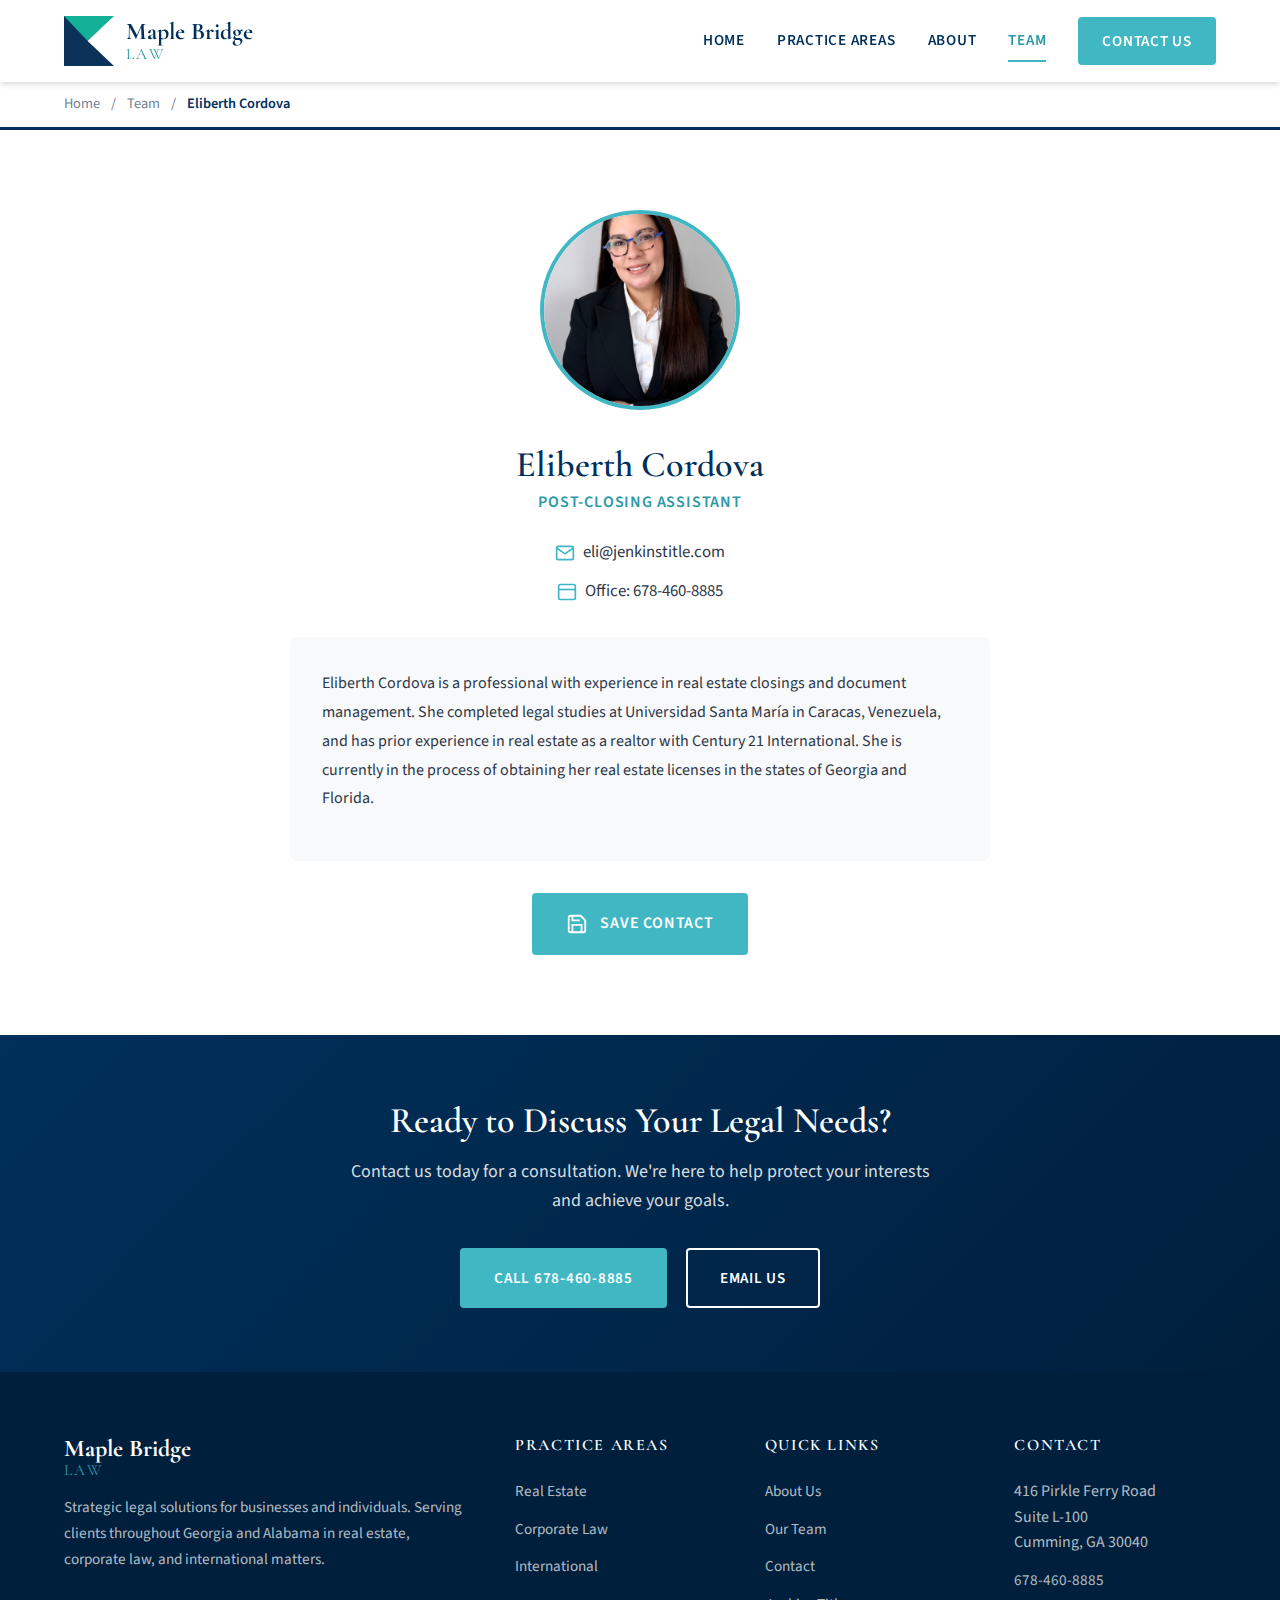
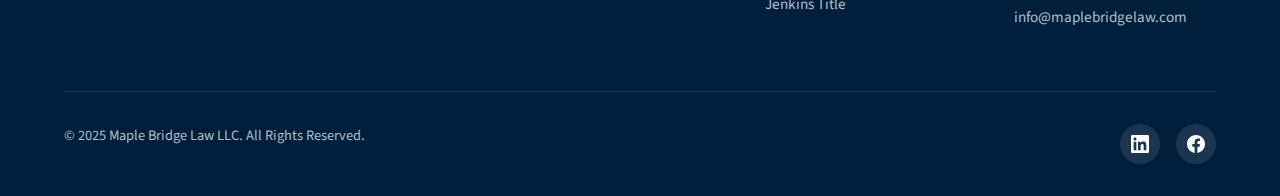
<file: team/eliberth-cordova/index.html>
<!DOCTYPE html>
<html lang="en">
<head>
  <meta charset="UTF-8">
  <meta name="viewport" content="width=device-width, initial-scale=1.0">
  <meta name="description" content="Eliberth Cordova - Post-Closing Assistant at Maple Bridge Law LLC.">
  <title>Eliberth Cordova | Maple Bridge Law</title>

  <!-- Fonts -->
  <link rel="preconnect" href="https://fonts.googleapis.com">
  <link rel="preconnect" href="https://fonts.gstatic.com" crossorigin>
  <link href="https://fonts.googleapis.com/css2?family=Cormorant+Garamond:wght@400;500;600;700&family=Source+Sans+3:wght@300;400;600;700&display=swap" rel="stylesheet">

  <!-- Styles -->
  <link rel="stylesheet" href="../../assets/css/style.css">

  <!-- Favicon -->
  <link rel="icon" type="image/svg+xml" href="../../assets/images/logo.svg">

  <style>
    .profile-breadcrumb-bar {
      margin-top: 80px;
      padding: 0.75rem 0;
      border-bottom: 3px solid var(--navy);
      font-size: 0.9rem;
    }
    .profile-breadcrumb-bar a {
      color: var(--text-light);
    }
    .profile-breadcrumb-bar a:hover {
      color: var(--teal-dark);
    }
    .profile-breadcrumb-bar .separator {
      margin: 0 0.5rem;
      color: var(--text-light);
    }
    .profile-breadcrumb-bar span:last-child {
      color: var(--navy);
      font-weight: 600;
    }
    .profile-section {
      max-width: 700px;
      margin: 0 auto;
      text-align: center;
    }
    .profile-photo {
      width: 200px;
      height: 200px;
      border-radius: 50%;
      object-fit: cover;
      border: 4px solid var(--teal);
      margin-bottom: 1.5rem;
    }
    .profile-name {
      font-size: 2.25rem;
      margin-bottom: 0.25rem;
    }
    .profile-role {
      color: var(--teal-dark);
      font-weight: 600;
      font-size: 1rem;
      text-transform: uppercase;
      letter-spacing: 0.05em;
      margin-bottom: 1.5rem;
    }
    .profile-contacts {
      display: flex;
      flex-direction: column;
      align-items: center;
      gap: 0.75rem;
      margin-bottom: 2rem;
    }
    .profile-contact-item {
      display: inline-flex;
      align-items: center;
      gap: 0.5rem;
      color: var(--text);
      font-size: 1.05rem;
    }
    .profile-contact-item:hover {
      color: var(--teal-dark);
    }
    .profile-contact-item svg {
      color: var(--teal);
      flex-shrink: 0;
    }
    .profile-bio {
      text-align: left;
      margin-bottom: 2rem;
      padding: 2rem;
      background: var(--off-white);
      border-radius: 8px;
    }
    .profile-bio p {
      line-height: 1.8;
      color: var(--text);
    }
    .save-contact-btn {
      display: inline-flex;
      align-items: center;
      gap: 0.75rem;
      background: var(--teal);
      color: var(--white);
      padding: 1rem 2rem;
      border-radius: 4px;
      font-size: 1rem;
      font-weight: 600;
      text-transform: uppercase;
      letter-spacing: 0.05em;
      transition: var(--transition);
      border: 2px solid var(--teal);
    }
    .save-contact-btn:hover {
      background: var(--teal-dark);
      border-color: var(--teal-dark);
      color: var(--white);
    }
    .save-contact-btn svg {
      flex-shrink: 0;
    }
    .back-link {
      display: inline-flex;
      align-items: center;
      gap: 0.5rem;
      margin-bottom: 2rem;
      font-weight: 600;
      text-transform: uppercase;
      font-size: 0.85rem;
      letter-spacing: 0.05em;
    }
  </style>
</head>
<body>

  <!-- Header -->
  <header>
    <div class="header-inner">
      <a href="../../index.html" class="logo">
        <img src="../../assets/images/logo.svg" alt="Maple Bridge Law">
        <div class="logo-text">
          Maple Bridge
          <span>Law</span>
        </div>
      </a>

      <button class="menu-toggle" aria-label="Toggle menu">
        <span></span>
        <span></span>
        <span></span>
      </button>

      <nav>
        <a href="../../index.html">Home</a>
        <a href="../../practice-areas.html">Practice Areas</a>
        <a href="../../about.html">About</a>
        <a href="../../team.html" class="active">Team</a>
        <a href="../../contact.html" class="nav-cta">Contact Us</a>
      </nav>
    </div>
  </header>

  <!-- Breadcrumb Bar -->
  <div class="profile-breadcrumb-bar">
    <div class="container">
      <a href="../../index.html">Home</a>
      <span class="separator">/</span>
      <a href="../../team.html">Team</a>
      <span class="separator">/</span>
      <span>Eliberth Cordova</span>
    </div>
  </div>

  <!-- Profile -->
  <section>
    <div class="container">
      <div class="profile-section">
        <img class="profile-photo" src="../../assets/images/team/eliberth.jpeg" alt="Eliberth Cordova">
        <h2 class="profile-name">Eliberth Cordova</h2>
        <p class="profile-role">Post-Closing Assistant</p>

        <div class="profile-contacts">
          <a href="mailto:eli@jenkinstitle.com" class="profile-contact-item">
            <svg width="20" height="20" viewBox="0 0 24 24" fill="none" stroke="currentColor" stroke-width="2"><path d="M4 4h16c1.1 0 2 .9 2 2v12c0 1.1-.9 2-2 2H4c-1.1 0-2-.9-2-2V6c0-1.1.9-2 2-2z"/><polyline points="22,6 12,13 2,6"/></svg>
            <span>eli@jenkinstitle.com</span>
          </a>
          <a href="tel:678-460-8885" class="profile-contact-item">
            <svg width="20" height="20" viewBox="0 0 24 24" fill="none" stroke="currentColor" stroke-width="2"><rect x="2" y="3" width="20" height="18" rx="2" ry="2"/><line x1="2" y1="9" x2="22" y2="9"/></svg>
            <span>Office: 678-460-8885</span>
          </a>
        </div>

          <div class="profile-bio">
            <p>Eliberth Cordova is a professional with experience in real estate closings and document management. She completed legal studies at Universidad Santa Mar&iacute;a in Caracas, Venezuela, and has prior experience in real estate as a realtor with Century 21 International. She is currently in the process of obtaining her real estate licenses in the states of Georgia and Florida.</p>
          </div>
        <a href="../../assets/vcards/eliberth-cordova.vcf" class="save-contact-btn" download>
          <svg width="22" height="22" viewBox="0 0 24 24" fill="none" stroke="currentColor" stroke-width="2"><path d="M19 21H5a2 2 0 01-2-2V5a2 2 0 012-2h11l5 5v11a2 2 0 01-2 2z"/><polyline points="17 21 17 13 7 13 7 21"/><polyline points="7 3 7 8 15 8"/></svg>
          Save Contact
        </a>
      </div>
    </div>
  </section>

  <!-- CTA Banner -->
  <section class="cta-banner">
    <div class="container">
      <h2>Ready to Discuss Your Legal Needs?</h2>
      <p>Contact us today for a consultation. We're here to help protect your interests and achieve your goals.</p>
      <a href="tel:678-460-8885" class="btn btn-primary">Call 678-460-8885</a>
      <a href="mailto:info@maplebridgelaw.com" class="btn btn-outline">Email Us</a>
    </div>
  </section>

  <!-- Footer -->
  <footer>
    <div class="container">
      <div class="footer-grid">
        <div class="footer-brand">
          <div class="logo-text">
            Maple Bridge
            <span>Law</span>
          </div>
          <p>Strategic legal solutions for businesses and individuals. Serving clients throughout Georgia and Alabama in real estate, corporate law, and international matters.</p>
        </div>

        <div class="footer-links">
          <h4>Practice Areas</h4>
          <ul>
            <li><a href="../../practice-areas.html#real-estate">Real Estate</a></li>
            <li><a href="../../practice-areas.html#corporate">Corporate Law</a></li>
            <li><a href="../../practice-areas.html#international">International</a></li>
          </ul>
        </div>

        <div class="footer-links">
          <h4>Quick Links</h4>
          <ul>
            <li><a href="../../about.html">About Us</a></li>
            <li><a href="../../team.html">Our Team</a></li>
            <li><a href="../../contact.html">Contact</a></li>
            <li><a href="https://www.jenkinstitle.com" target="_blank">Jenkins Title</a></li>
          </ul>
        </div>

        <div class="footer-links">
          <h4>Contact</h4>
          <ul>
            <li>416 Pirkle Ferry Road<br>Suite L-100<br>Cumming, GA 30040</li>
            <li><a href="tel:678-460-8885">678-460-8885</a></li>
            <li><a href="mailto:info@maplebridgelaw.com">info@maplebridgelaw.com</a></li>
          </ul>
        </div>
      </div>

      <div class="footer-bottom">
        <p>&copy; 2025 Maple Bridge Law LLC. All Rights Reserved.</p>
        <div class="social-links">
          <a href="https://www.linkedin.com/company/maple-bridge-law-llc" target="_blank" aria-label="LinkedIn">
            <svg width="18" height="18" viewBox="0 0 24 24" fill="currentColor">
              <path d="M20.447 20.452h-3.554v-5.569c0-1.328-.027-3.037-1.852-3.037-1.853 0-2.136 1.445-2.136 2.939v5.667H9.351V9h3.414v1.561h.046c.477-.9 1.637-1.85 3.37-1.85 3.601 0 4.267 2.37 4.267 5.455v6.286zM5.337 7.433c-1.144 0-2.063-.926-2.063-2.065 0-1.138.92-2.063 2.063-2.063 1.14 0 2.064.925 2.064 2.063 0 1.139-.925 2.065-2.064 2.065zm1.782 13.019H3.555V9h3.564v11.452zM22.225 0H1.771C.792 0 0 .774 0 1.729v20.542C0 23.227.792 24 1.771 24h20.451C23.2 24 24 23.227 24 22.271V1.729C24 .774 23.2 0 22.222 0h.003z"/>
            </svg>
          </a>
          <a href="https://www.facebook.com/people/Maple-Bridge-Law/100091004212306/" target="_blank" aria-label="Facebook">
            <svg width="18" height="18" viewBox="0 0 24 24" fill="currentColor">
              <path d="M24 12.073c0-6.627-5.373-12-12-12s-12 5.373-12 12c0 5.99 4.388 10.954 10.125 11.854v-8.385H7.078v-3.47h3.047V9.43c0-3.007 1.792-4.669 4.533-4.669 1.312 0 2.686.235 2.686.235v2.953H15.83c-1.491 0-1.956.925-1.956 1.874v2.25h3.328l-.532 3.47h-2.796v8.385C19.612 23.027 24 18.062 24 12.073z"/>
            </svg>
          </a>
        </div>
      </div>
    </div>
  </footer>

  <!-- Mobile Menu Script -->
  <script>
    document.querySelector('.menu-toggle').addEventListener('click', function() {
      document.querySelector('nav').classList.toggle('active');
      this.classList.toggle('active');
    });
  </script>

</body>
</html>
</file>
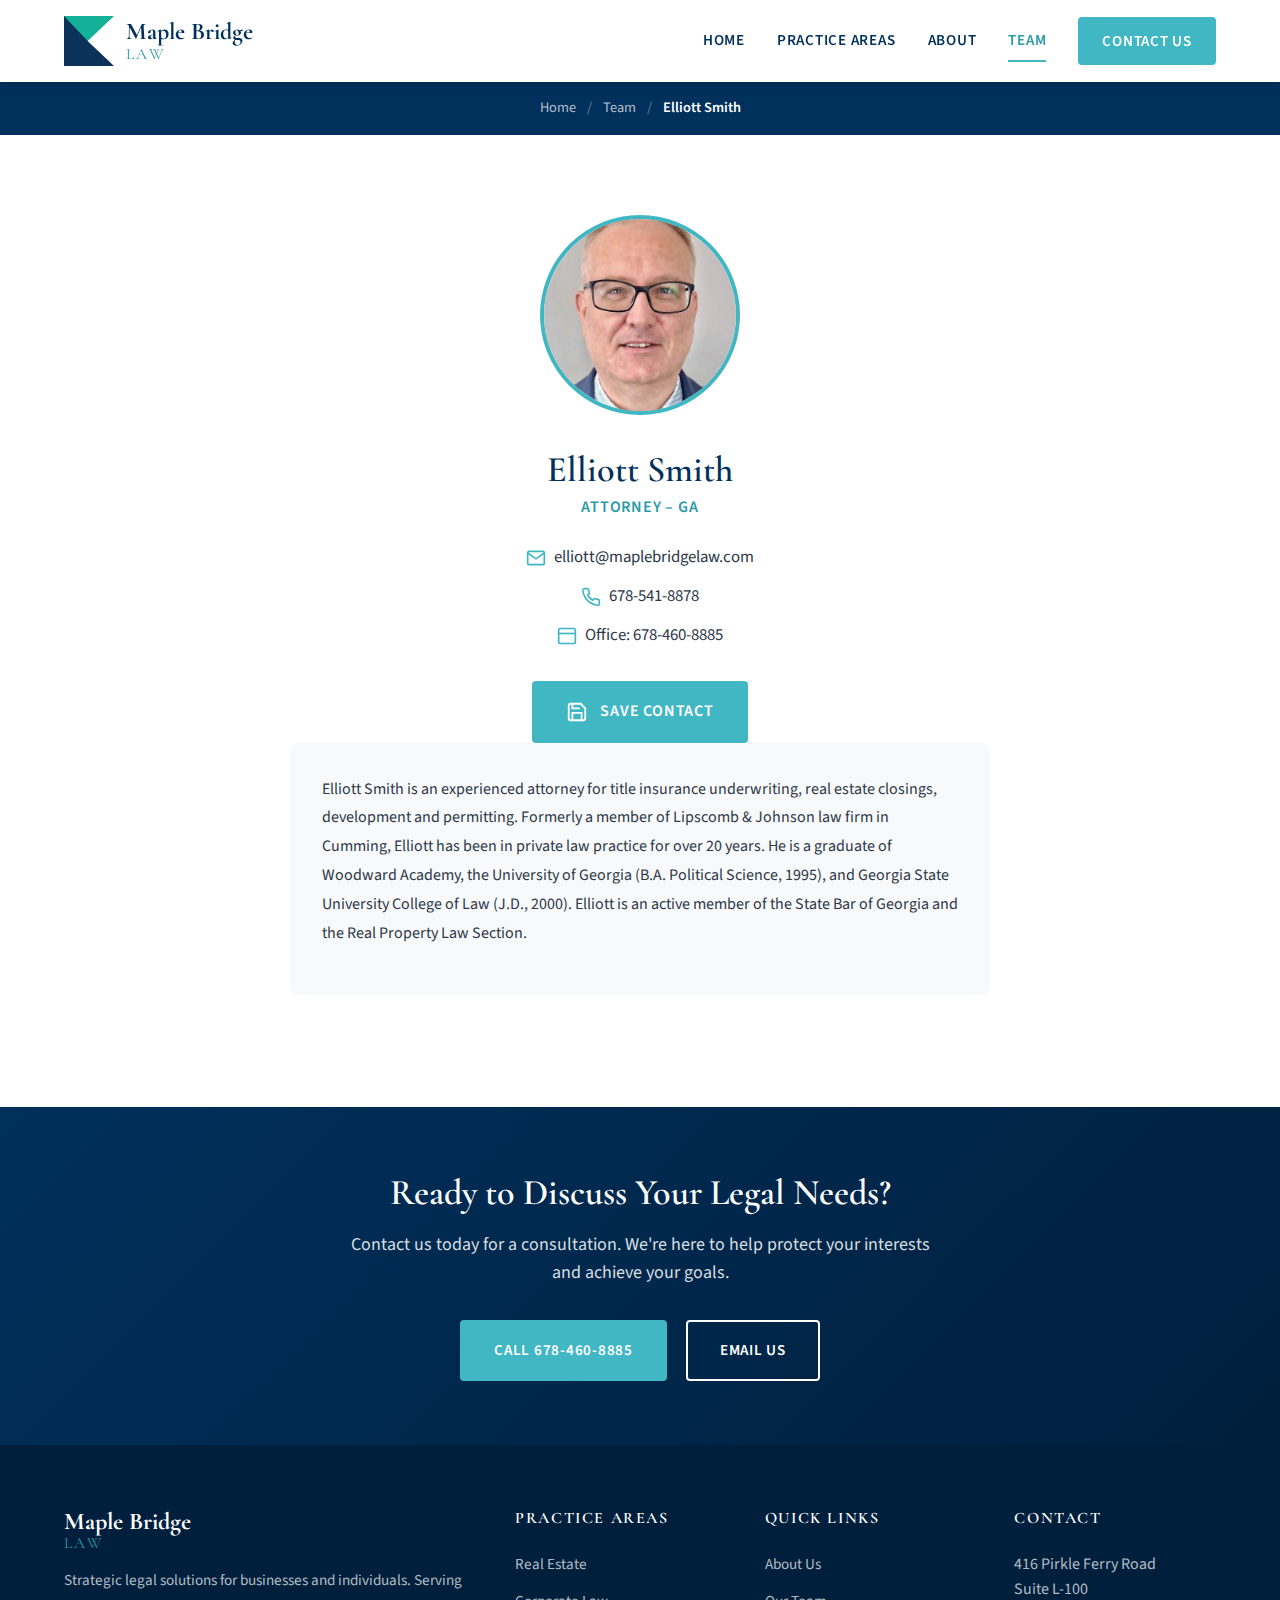
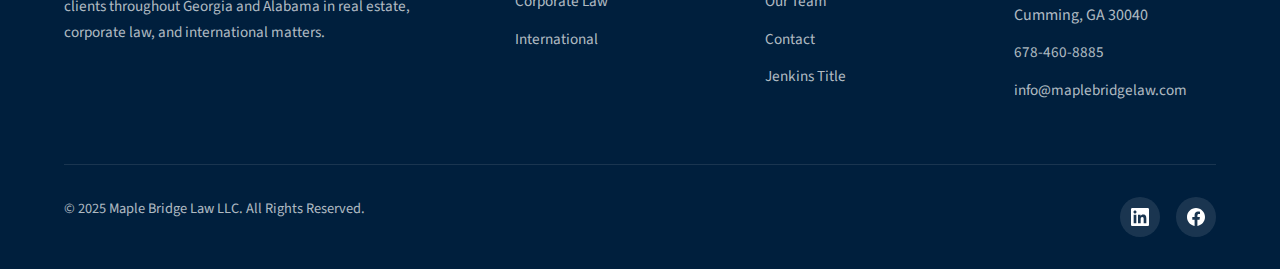
<file: team/elliott-smith/index.html>
<!DOCTYPE html>
<html lang="en">
<head>
  <meta charset="UTF-8">
  <meta name="viewport" content="width=device-width, initial-scale=1.0">
  <meta name="description" content="Elliott Smith - Attorney – GA at Maple Bridge Law LLC.">
  <title>Elliott Smith | Maple Bridge Law</title>

  <!-- Fonts -->
  <link rel="preconnect" href="https://fonts.googleapis.com">
  <link rel="preconnect" href="https://fonts.gstatic.com" crossorigin>
  <link href="https://fonts.googleapis.com/css2?family=Cormorant+Garamond:wght@400;500;600;700&family=Source+Sans+3:wght@300;400;600;700&display=swap" rel="stylesheet">

  <!-- Styles -->
  <link rel="stylesheet" href="../../assets/css/style.css">

  <!-- Favicon -->
  <link rel="icon" type="image/svg+xml" href="../../assets/images/logo.svg">

  <style>
    .profile-breadcrumb-bar {
      margin-top: 80px;
      padding: 1rem 0;
      background: var(--navy);
      font-size: 0.9rem;
      text-align: center;
    }
    .profile-breadcrumb-bar a {
      color: rgba(255, 255, 255, 0.7);
    }
    .profile-breadcrumb-bar a:hover {
      color: var(--teal-light);
    }
    .profile-breadcrumb-bar .separator {
      margin: 0 0.5rem;
      color: rgba(255, 255, 255, 0.4);
    }
    .profile-breadcrumb-bar span:last-child {
      color: var(--white);
      font-weight: 600;
    }
    .profile-section {
      max-width: 700px;
      margin: 0 auto;
      text-align: center;
    }
    .profile-photo {
      width: 200px;
      height: 200px;
      border-radius: 50%;
      object-fit: cover;
      border: 4px solid var(--teal);
      margin-bottom: 1.5rem;
    }
    .profile-name {
      font-size: 2.25rem;
      margin-bottom: 0.25rem;
    }
    .profile-role {
      color: var(--teal-dark);
      font-weight: 600;
      font-size: 1rem;
      text-transform: uppercase;
      letter-spacing: 0.05em;
      margin-bottom: 1.5rem;
    }
    .profile-contacts {
      display: flex;
      flex-direction: column;
      align-items: center;
      gap: 0.75rem;
      margin-bottom: 2rem;
    }
    .profile-contact-item {
      display: inline-flex;
      align-items: center;
      gap: 0.5rem;
      color: var(--text);
      font-size: 1.05rem;
    }
    .profile-contact-item:hover {
      color: var(--teal-dark);
    }
    .profile-contact-item svg {
      color: var(--teal);
      flex-shrink: 0;
    }
    .profile-bio {
      text-align: left;
      margin-bottom: 2rem;
      padding: 2rem;
      background: var(--off-white);
      border-radius: 8px;
    }
    .profile-bio p {
      line-height: 1.8;
      color: var(--text);
    }
    .save-contact-btn {
      display: inline-flex;
      align-items: center;
      gap: 0.75rem;
      background: var(--teal);
      color: var(--white);
      padding: 1rem 2rem;
      border-radius: 4px;
      font-size: 1rem;
      font-weight: 600;
      text-transform: uppercase;
      letter-spacing: 0.05em;
      transition: var(--transition);
      border: 2px solid var(--teal);
    }
    .save-contact-btn:hover {
      background: var(--teal-dark);
      border-color: var(--teal-dark);
      color: var(--white);
    }
    .save-contact-btn svg {
      flex-shrink: 0;
    }
    .back-link {
      display: inline-flex;
      align-items: center;
      gap: 0.5rem;
      margin-bottom: 2rem;
      font-weight: 600;
      text-transform: uppercase;
      font-size: 0.85rem;
      letter-spacing: 0.05em;
    }
  </style>
</head>
<body>

  <!-- Header -->
  <header>
    <div class="header-inner">
      <a href="../../index.html" class="logo">
        <img src="../../assets/images/logo.svg" alt="Maple Bridge Law">
        <div class="logo-text">
          Maple Bridge
          <span>Law</span>
        </div>
      </a>

      <button class="menu-toggle" aria-label="Toggle menu">
        <span></span>
        <span></span>
        <span></span>
      </button>

      <nav>
        <a href="../../index.html">Home</a>
        <a href="../../practice-areas.html">Practice Areas</a>
        <a href="../../about.html">About</a>
        <a href="../../team.html" class="active">Team</a>
        <a href="../../contact.html" class="nav-cta">Contact Us</a>
      </nav>
    </div>
  </header>

  <!-- Breadcrumb Bar -->
  <div class="profile-breadcrumb-bar">
    <div class="container">
      <a href="../../index.html">Home</a>
      <span class="separator">/</span>
      <a href="../../team.html">Team</a>
      <span class="separator">/</span>
      <span>Elliott Smith</span>
    </div>
  </div>

  <!-- Profile -->
  <section>
    <div class="container">
      <div class="profile-section">
        <img class="profile-photo" src="../../assets/images/team/elliott.jpeg" alt="Elliott Smith">
        <h2 class="profile-name">Elliott Smith</h2>
        <p class="profile-role">Attorney – GA</p>

        <div class="profile-contacts">
          <a href="mailto:elliott@maplebridgelaw.com" class="profile-contact-item">
            <svg width="20" height="20" viewBox="0 0 24 24" fill="none" stroke="currentColor" stroke-width="2"><path d="M4 4h16c1.1 0 2 .9 2 2v12c0 1.1-.9 2-2 2H4c-1.1 0-2-.9-2-2V6c0-1.1.9-2 2-2z"/><polyline points="22,6 12,13 2,6"/></svg>
            <span>elliott@maplebridgelaw.com</span>
          </a>
                <a href="tel:678-541-8878" class="profile-contact-item">
                  <svg width="20" height="20" viewBox="0 0 24 24" fill="none" stroke="currentColor" stroke-width="2"><path d="M22 16.92v3a2 2 0 01-2.18 2 19.79 19.79 0 01-8.63-3.07 19.5 19.5 0 01-6-6 19.79 19.79 0 01-3.07-8.67A2 2 0 014.11 2h3a2 2 0 012 1.72c.127.96.361 1.903.7 2.81a2 2 0 01-.45 2.11L8.09 9.91a16 16 0 006 6l1.27-1.27a2 2 0 012.11-.45c.907.339 1.85.573 2.81.7A2 2 0 0122 16.92z"/></svg>
                  <span>678-541-8878</span>
                </a>
          <a href="tel:678-460-8885" class="profile-contact-item">
            <svg width="20" height="20" viewBox="0 0 24 24" fill="none" stroke="currentColor" stroke-width="2"><rect x="2" y="3" width="20" height="18" rx="2" ry="2"/><line x1="2" y1="9" x2="22" y2="9"/></svg>
            <span>Office: 678-460-8885</span>
          </a>
        </div>

        <a href="../../assets/vcards/elliott-smith.vcf" class="save-contact-btn" download>
          <svg width="22" height="22" viewBox="0 0 24 24" fill="none" stroke="currentColor" stroke-width="2"><path d="M19 21H5a2 2 0 01-2-2V5a2 2 0 012-2h11l5 5v11a2 2 0 01-2 2z"/><polyline points="17 21 17 13 7 13 7 21"/><polyline points="7 3 7 8 15 8"/></svg>
          Save Contact
        </a>

          <div class="profile-bio">
            <p>Elliott Smith is an experienced attorney for title insurance underwriting, real estate closings, development and permitting. Formerly a member of Lipscomb &amp; Johnson law firm in Cumming, Elliott has been in private law practice for over 20 years. He is a graduate of Woodward Academy, the University of Georgia (B.A. Political Science, 1995), and Georgia State University College of Law (J.D., 2000). Elliott is an active member of the State Bar of Georgia and the Real Property Law Section.</p>
          </div>
      </div>
    </div>
  </section>

  <!-- CTA Banner -->
  <section class="cta-banner">
    <div class="container">
      <h2>Ready to Discuss Your Legal Needs?</h2>
      <p>Contact us today for a consultation. We're here to help protect your interests and achieve your goals.</p>
      <a href="tel:678-460-8885" class="btn btn-primary">Call 678-460-8885</a>
      <a href="mailto:info@maplebridgelaw.com" class="btn btn-outline">Email Us</a>
    </div>
  </section>

  <!-- Footer -->
  <footer>
    <div class="container">
      <div class="footer-grid">
        <div class="footer-brand">
          <div class="logo-text">
            Maple Bridge
            <span>Law</span>
          </div>
          <p>Strategic legal solutions for businesses and individuals. Serving clients throughout Georgia and Alabama in real estate, corporate law, and international matters.</p>
        </div>

        <div class="footer-links">
          <h4>Practice Areas</h4>
          <ul>
            <li><a href="../../practice-areas.html#real-estate">Real Estate</a></li>
            <li><a href="../../practice-areas.html#corporate">Corporate Law</a></li>
            <li><a href="../../practice-areas.html#international">International</a></li>
          </ul>
        </div>

        <div class="footer-links">
          <h4>Quick Links</h4>
          <ul>
            <li><a href="../../about.html">About Us</a></li>
            <li><a href="../../team.html">Our Team</a></li>
            <li><a href="../../contact.html">Contact</a></li>
            <li><a href="https://www.jenkinstitle.com" target="_blank">Jenkins Title</a></li>
          </ul>
        </div>

        <div class="footer-links">
          <h4>Contact</h4>
          <ul>
            <li>416 Pirkle Ferry Road<br>Suite L-100<br>Cumming, GA 30040</li>
            <li><a href="tel:678-460-8885">678-460-8885</a></li>
            <li><a href="mailto:info@maplebridgelaw.com">info@maplebridgelaw.com</a></li>
          </ul>
        </div>
      </div>

      <div class="footer-bottom">
        <p>&copy; 2025 Maple Bridge Law LLC. All Rights Reserved.</p>
        <div class="social-links">
          <a href="https://www.linkedin.com/company/maple-bridge-law-llc" target="_blank" aria-label="LinkedIn">
            <svg width="18" height="18" viewBox="0 0 24 24" fill="currentColor">
              <path d="M20.447 20.452h-3.554v-5.569c0-1.328-.027-3.037-1.852-3.037-1.853 0-2.136 1.445-2.136 2.939v5.667H9.351V9h3.414v1.561h.046c.477-.9 1.637-1.85 3.37-1.85 3.601 0 4.267 2.37 4.267 5.455v6.286zM5.337 7.433c-1.144 0-2.063-.926-2.063-2.065 0-1.138.92-2.063 2.063-2.063 1.14 0 2.064.925 2.064 2.063 0 1.139-.925 2.065-2.064 2.065zm1.782 13.019H3.555V9h3.564v11.452zM22.225 0H1.771C.792 0 0 .774 0 1.729v20.542C0 23.227.792 24 1.771 24h20.451C23.2 24 24 23.227 24 22.271V1.729C24 .774 23.2 0 22.222 0h.003z"/>
            </svg>
          </a>
          <a href="https://www.facebook.com/people/Maple-Bridge-Law/100091004212306/" target="_blank" aria-label="Facebook">
            <svg width="18" height="18" viewBox="0 0 24 24" fill="currentColor">
              <path d="M24 12.073c0-6.627-5.373-12-12-12s-12 5.373-12 12c0 5.99 4.388 10.954 10.125 11.854v-8.385H7.078v-3.47h3.047V9.43c0-3.007 1.792-4.669 4.533-4.669 1.312 0 2.686.235 2.686.235v2.953H15.83c-1.491 0-1.956.925-1.956 1.874v2.25h3.328l-.532 3.47h-2.796v8.385C19.612 23.027 24 18.062 24 12.073z"/>
            </svg>
          </a>
        </div>
      </div>
    </div>
  </footer>

  <!-- Mobile Menu Script -->
  <script>
    document.querySelector('.menu-toggle').addEventListener('click', function() {
      document.querySelector('nav').classList.toggle('active');
      this.classList.toggle('active');
    });
  </script>

</body>
</html>
</file>
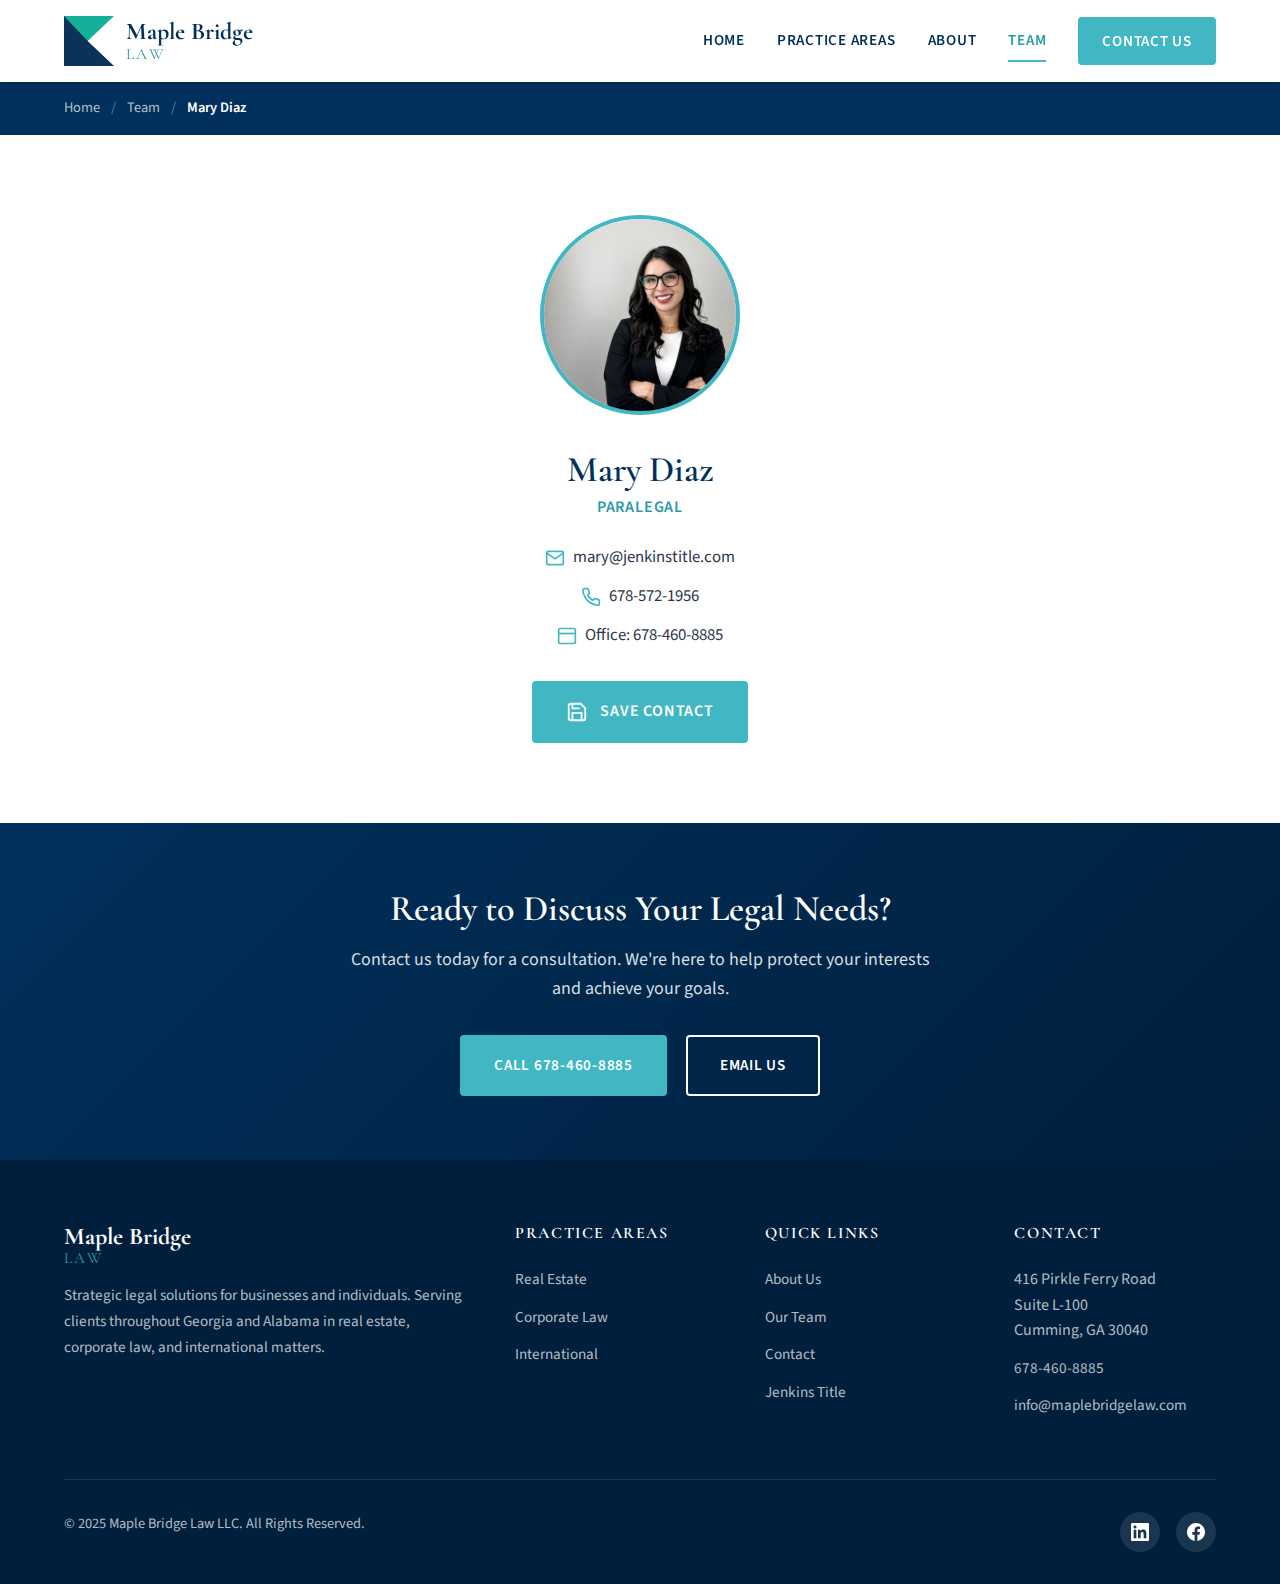
<file: team/mary-diaz/index.html>
<!DOCTYPE html>
<html lang="en">
<head>
  <meta charset="UTF-8">
  <meta name="viewport" content="width=device-width, initial-scale=1.0">
  <meta name="description" content="Mary Diaz - Paralegal at Maple Bridge Law LLC.">
  <title>Mary Diaz | Maple Bridge Law</title>

  <!-- Fonts -->
  <link rel="preconnect" href="https://fonts.googleapis.com">
  <link rel="preconnect" href="https://fonts.gstatic.com" crossorigin>
  <link href="https://fonts.googleapis.com/css2?family=Cormorant+Garamond:wght@400;500;600;700&family=Source+Sans+3:wght@300;400;600;700&display=swap" rel="stylesheet">

  <!-- Styles -->
  <link rel="stylesheet" href="../../assets/css/style.css">

  <!-- Favicon -->
  <link rel="icon" type="image/svg+xml" href="../../assets/images/logo.svg">

  <style>
    .profile-breadcrumb-bar {
      margin-top: 80px;
      padding: 1rem 0;
      background: var(--navy);
      font-size: 0.9rem;
    }
    .profile-breadcrumb-bar a {
      color: rgba(255, 255, 255, 0.7);
    }
    .profile-breadcrumb-bar a:hover {
      color: var(--teal-light);
    }
    .profile-breadcrumb-bar .separator {
      margin: 0 0.5rem;
      color: rgba(255, 255, 255, 0.4);
    }
    .profile-breadcrumb-bar span:last-child {
      color: var(--white);
      font-weight: 600;
    }
    .profile-section {
      max-width: 700px;
      margin: 0 auto;
      text-align: center;
    }
    .profile-photo {
      width: 200px;
      height: 200px;
      border-radius: 50%;
      object-fit: cover;
      border: 4px solid var(--teal);
      margin-bottom: 1.5rem;
    }
    .profile-name {
      font-size: 2.25rem;
      margin-bottom: 0.25rem;
    }
    .profile-role {
      color: var(--teal-dark);
      font-weight: 600;
      font-size: 1rem;
      text-transform: uppercase;
      letter-spacing: 0.05em;
      margin-bottom: 1.5rem;
    }
    .profile-contacts {
      display: flex;
      flex-direction: column;
      align-items: center;
      gap: 0.75rem;
      margin-bottom: 2rem;
    }
    .profile-contact-item {
      display: inline-flex;
      align-items: center;
      gap: 0.5rem;
      color: var(--text);
      font-size: 1.05rem;
    }
    .profile-contact-item:hover {
      color: var(--teal-dark);
    }
    .profile-contact-item svg {
      color: var(--teal);
      flex-shrink: 0;
    }
    .profile-bio {
      text-align: left;
      margin-bottom: 2rem;
      padding: 2rem;
      background: var(--off-white);
      border-radius: 8px;
    }
    .profile-bio p {
      line-height: 1.8;
      color: var(--text);
    }
    .save-contact-btn {
      display: inline-flex;
      align-items: center;
      gap: 0.75rem;
      background: var(--teal);
      color: var(--white);
      padding: 1rem 2rem;
      border-radius: 4px;
      font-size: 1rem;
      font-weight: 600;
      text-transform: uppercase;
      letter-spacing: 0.05em;
      transition: var(--transition);
      border: 2px solid var(--teal);
    }
    .save-contact-btn:hover {
      background: var(--teal-dark);
      border-color: var(--teal-dark);
      color: var(--white);
    }
    .save-contact-btn svg {
      flex-shrink: 0;
    }
    .back-link {
      display: inline-flex;
      align-items: center;
      gap: 0.5rem;
      margin-bottom: 2rem;
      font-weight: 600;
      text-transform: uppercase;
      font-size: 0.85rem;
      letter-spacing: 0.05em;
    }
  </style>
</head>
<body>

  <!-- Header -->
  <header>
    <div class="header-inner">
      <a href="../../index.html" class="logo">
        <img src="../../assets/images/logo.svg" alt="Maple Bridge Law">
        <div class="logo-text">
          Maple Bridge
          <span>Law</span>
        </div>
      </a>

      <button class="menu-toggle" aria-label="Toggle menu">
        <span></span>
        <span></span>
        <span></span>
      </button>

      <nav>
        <a href="../../index.html">Home</a>
        <a href="../../practice-areas.html">Practice Areas</a>
        <a href="../../about.html">About</a>
        <a href="../../team.html" class="active">Team</a>
        <a href="../../contact.html" class="nav-cta">Contact Us</a>
      </nav>
    </div>
  </header>

  <!-- Breadcrumb Bar -->
  <div class="profile-breadcrumb-bar">
    <div class="container">
      <a href="../../index.html">Home</a>
      <span class="separator">/</span>
      <a href="../../team.html">Team</a>
      <span class="separator">/</span>
      <span>Mary Diaz</span>
    </div>
  </div>

  <!-- Profile -->
  <section>
    <div class="container">
      <div class="profile-section">
        <img class="profile-photo" src="../../assets/images/team/mary.jpeg" alt="Mary Diaz">
        <h2 class="profile-name">Mary Diaz</h2>
        <p class="profile-role">Paralegal</p>

        <div class="profile-contacts">
          <a href="mailto:mary@jenkinstitle.com" class="profile-contact-item">
            <svg width="20" height="20" viewBox="0 0 24 24" fill="none" stroke="currentColor" stroke-width="2"><path d="M4 4h16c1.1 0 2 .9 2 2v12c0 1.1-.9 2-2 2H4c-1.1 0-2-.9-2-2V6c0-1.1.9-2 2-2z"/><polyline points="22,6 12,13 2,6"/></svg>
            <span>mary@jenkinstitle.com</span>
          </a>
                <a href="tel:678-572-1956" class="profile-contact-item">
                  <svg width="20" height="20" viewBox="0 0 24 24" fill="none" stroke="currentColor" stroke-width="2"><path d="M22 16.92v3a2 2 0 01-2.18 2 19.79 19.79 0 01-8.63-3.07 19.5 19.5 0 01-6-6 19.79 19.79 0 01-3.07-8.67A2 2 0 014.11 2h3a2 2 0 012 1.72c.127.96.361 1.903.7 2.81a2 2 0 01-.45 2.11L8.09 9.91a16 16 0 006 6l1.27-1.27a2 2 0 012.11-.45c.907.339 1.85.573 2.81.7A2 2 0 0122 16.92z"/></svg>
                  <span>678-572-1956</span>
                </a>
          <a href="tel:678-460-8885" class="profile-contact-item">
            <svg width="20" height="20" viewBox="0 0 24 24" fill="none" stroke="currentColor" stroke-width="2"><rect x="2" y="3" width="20" height="18" rx="2" ry="2"/><line x1="2" y1="9" x2="22" y2="9"/></svg>
            <span>Office: 678-460-8885</span>
          </a>
        </div>

        <a href="../../assets/vcards/mary-diaz.vcf" class="save-contact-btn" download>
          <svg width="22" height="22" viewBox="0 0 24 24" fill="none" stroke="currentColor" stroke-width="2"><path d="M19 21H5a2 2 0 01-2-2V5a2 2 0 012-2h11l5 5v11a2 2 0 01-2 2z"/><polyline points="17 21 17 13 7 13 7 21"/><polyline points="7 3 7 8 15 8"/></svg>
          Save Contact
        </a>
      </div>
    </div>
  </section>

  <!-- CTA Banner -->
  <section class="cta-banner">
    <div class="container">
      <h2>Ready to Discuss Your Legal Needs?</h2>
      <p>Contact us today for a consultation. We're here to help protect your interests and achieve your goals.</p>
      <a href="tel:678-460-8885" class="btn btn-primary">Call 678-460-8885</a>
      <a href="mailto:info@maplebridgelaw.com" class="btn btn-outline">Email Us</a>
    </div>
  </section>

  <!-- Footer -->
  <footer>
    <div class="container">
      <div class="footer-grid">
        <div class="footer-brand">
          <div class="logo-text">
            Maple Bridge
            <span>Law</span>
          </div>
          <p>Strategic legal solutions for businesses and individuals. Serving clients throughout Georgia and Alabama in real estate, corporate law, and international matters.</p>
        </div>

        <div class="footer-links">
          <h4>Practice Areas</h4>
          <ul>
            <li><a href="../../practice-areas.html#real-estate">Real Estate</a></li>
            <li><a href="../../practice-areas.html#corporate">Corporate Law</a></li>
            <li><a href="../../practice-areas.html#international">International</a></li>
          </ul>
        </div>

        <div class="footer-links">
          <h4>Quick Links</h4>
          <ul>
            <li><a href="../../about.html">About Us</a></li>
            <li><a href="../../team.html">Our Team</a></li>
            <li><a href="../../contact.html">Contact</a></li>
            <li><a href="https://www.jenkinstitle.com" target="_blank">Jenkins Title</a></li>
          </ul>
        </div>

        <div class="footer-links">
          <h4>Contact</h4>
          <ul>
            <li>416 Pirkle Ferry Road<br>Suite L-100<br>Cumming, GA 30040</li>
            <li><a href="tel:678-460-8885">678-460-8885</a></li>
            <li><a href="mailto:info@maplebridgelaw.com">info@maplebridgelaw.com</a></li>
          </ul>
        </div>
      </div>

      <div class="footer-bottom">
        <p>&copy; 2025 Maple Bridge Law LLC. All Rights Reserved.</p>
        <div class="social-links">
          <a href="https://www.linkedin.com/company/maple-bridge-law-llc" target="_blank" aria-label="LinkedIn">
            <svg width="18" height="18" viewBox="0 0 24 24" fill="currentColor">
              <path d="M20.447 20.452h-3.554v-5.569c0-1.328-.027-3.037-1.852-3.037-1.853 0-2.136 1.445-2.136 2.939v5.667H9.351V9h3.414v1.561h.046c.477-.9 1.637-1.85 3.37-1.85 3.601 0 4.267 2.37 4.267 5.455v6.286zM5.337 7.433c-1.144 0-2.063-.926-2.063-2.065 0-1.138.92-2.063 2.063-2.063 1.14 0 2.064.925 2.064 2.063 0 1.139-.925 2.065-2.064 2.065zm1.782 13.019H3.555V9h3.564v11.452zM22.225 0H1.771C.792 0 0 .774 0 1.729v20.542C0 23.227.792 24 1.771 24h20.451C23.2 24 24 23.227 24 22.271V1.729C24 .774 23.2 0 22.222 0h.003z"/>
            </svg>
          </a>
          <a href="https://www.facebook.com/people/Maple-Bridge-Law/100091004212306/" target="_blank" aria-label="Facebook">
            <svg width="18" height="18" viewBox="0 0 24 24" fill="currentColor">
              <path d="M24 12.073c0-6.627-5.373-12-12-12s-12 5.373-12 12c0 5.99 4.388 10.954 10.125 11.854v-8.385H7.078v-3.47h3.047V9.43c0-3.007 1.792-4.669 4.533-4.669 1.312 0 2.686.235 2.686.235v2.953H15.83c-1.491 0-1.956.925-1.956 1.874v2.25h3.328l-.532 3.47h-2.796v8.385C19.612 23.027 24 18.062 24 12.073z"/>
            </svg>
          </a>
        </div>
      </div>
    </div>
  </footer>

  <!-- Mobile Menu Script -->
  <script>
    document.querySelector('.menu-toggle').addEventListener('click', function() {
      document.querySelector('nav').classList.toggle('active');
      this.classList.toggle('active');
    });
  </script>

</body>
</html>
</file>
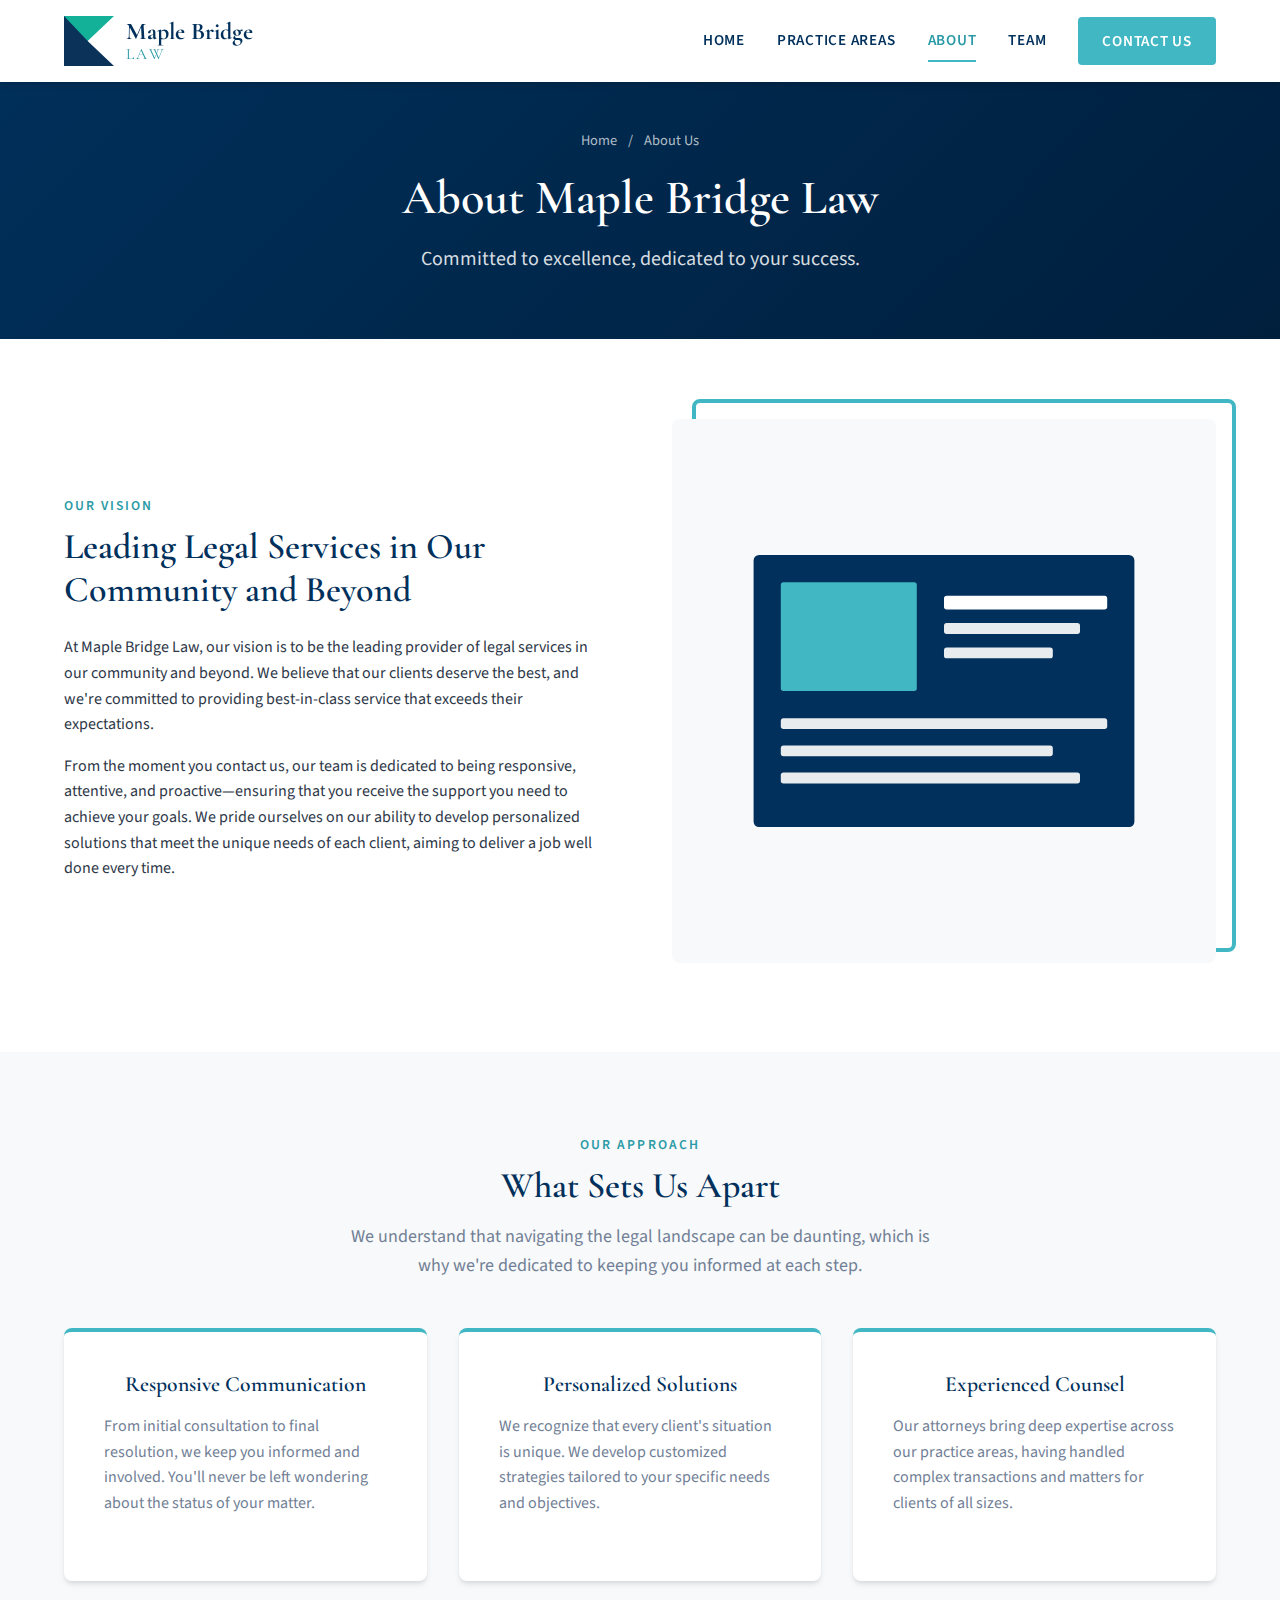
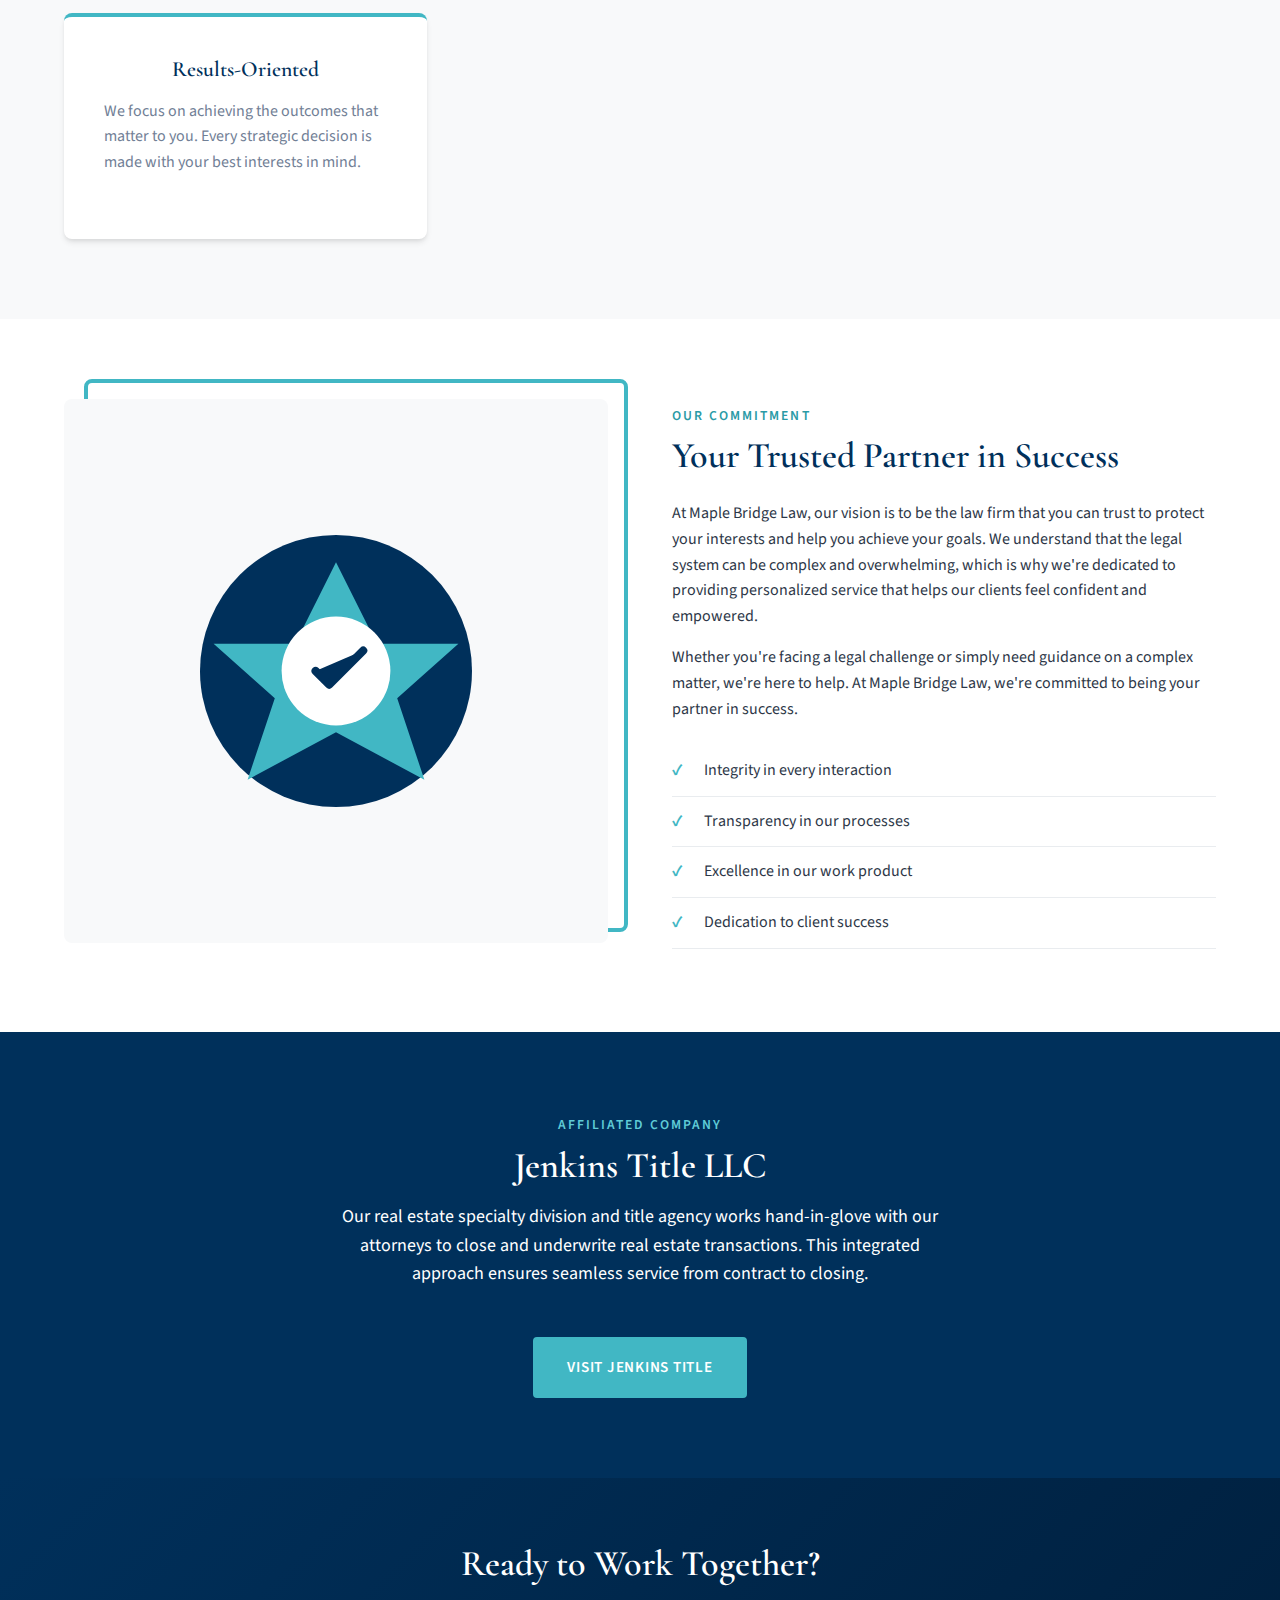
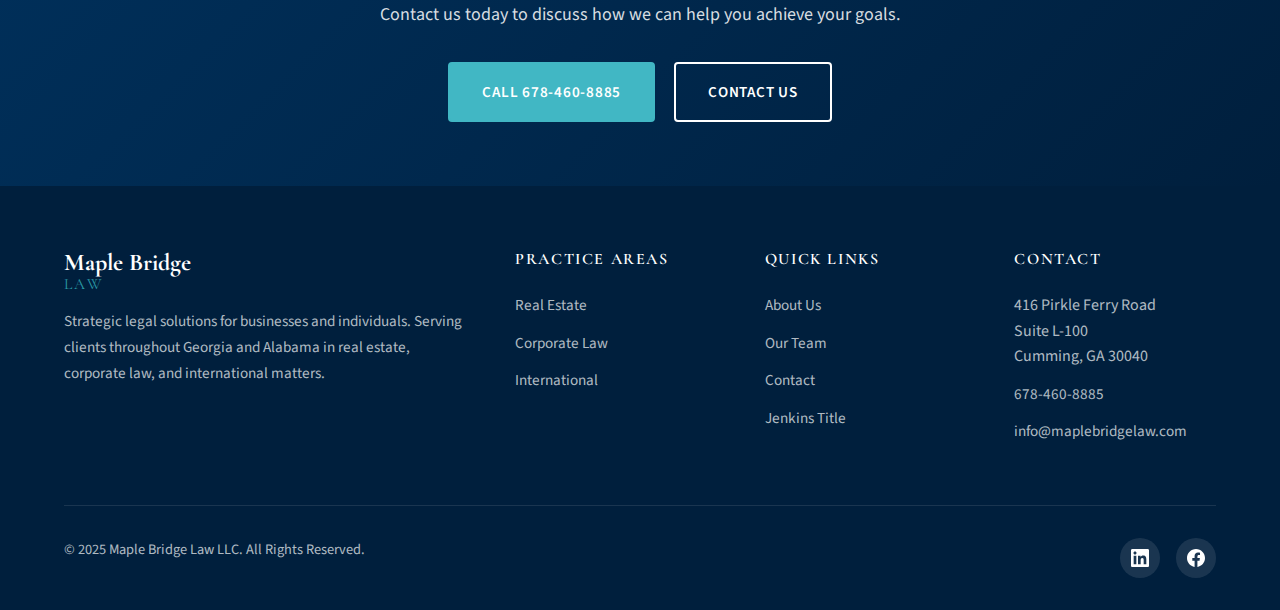
<file: about.html>
<!DOCTYPE html>
<html lang="en">
<head>
  <meta charset="UTF-8">
  <meta name="viewport" content="width=device-width, initial-scale=1.0">
  <meta name="description" content="Learn about Maple Bridge Law's vision, values, and commitment to providing exceptional legal services in Georgia and Alabama.">
  <title>About Us | Maple Bridge Law</title>
  
  <!-- Fonts -->
  <link rel="preconnect" href="https://fonts.googleapis.com">
  <link rel="preconnect" href="https://fonts.gstatic.com" crossorigin>
  <link href="https://fonts.googleapis.com/css2?family=Cormorant+Garamond:wght@400;500;600;700&family=Source+Sans+3:wght@300;400;600;700&display=swap" rel="stylesheet">
  
  <!-- Styles -->
  <link rel="stylesheet" href="assets/css/style.css">
  
  <!-- Favicon -->
  <link rel="icon" type="image/svg+xml" href="assets/images/logo.svg">
</head>
<body>

  <!-- Header -->
  <header>
    <div class="header-inner">
      <a href="index.html" class="logo">
        <img src="assets/images/logo.svg" alt="Maple Bridge Law">
        <div class="logo-text">
          Maple Bridge
          <span>Law</span>
        </div>
      </a>
      
      <button class="menu-toggle" aria-label="Toggle menu">
        <span></span>
        <span></span>
        <span></span>
      </button>
      
      <nav>
        <a href="index.html">Home</a>
        <a href="practice-areas.html">Practice Areas</a>
        <a href="about.html" class="active">About</a>
        <a href="team.html">Team</a>
        <a href="contact.html" class="nav-cta">Contact Us</a>
      </nav>
    </div>
  </header>

  <!-- Page Header -->
  <section class="page-header">
    <div class="container">
      <div class="breadcrumbs">
        <a href="index.html">Home</a>
        <span class="separator">/</span>
        <span>About Us</span>
      </div>
      <h1>About Maple Bridge Law</h1>
      <p>Committed to excellence, dedicated to your success.</p>
    </div>
  </section>

  <!-- Vision Section -->
  <section>
    <div class="container">
      <div class="about-content">
        <div class="about-text">
          <span class="section-label">Our Vision</span>
          <h2>Leading Legal Services in Our Community and Beyond</h2>
          <p>At Maple Bridge Law, our vision is to be the leading provider of legal services in our community and beyond. We believe that our clients deserve the best, and we're committed to providing best-in-class service that exceeds their expectations.</p>
          <p>From the moment you contact us, our team is dedicated to being responsive, attentive, and proactive—ensuring that you receive the support you need to achieve your goals. We pride ourselves on our ability to develop personalized solutions that meet the unique needs of each client, aiming to deliver a job well done every time.</p>
        </div>
        <div class="about-image">
          <svg viewBox="0 0 400 400" style="width:100%;height:auto;background:#f8f9fa;border-radius:8px;">
            <rect fill="#00305B" x="60" y="100" width="280" height="200" rx="4"/>
            <rect fill="#41B7C4" x="80" y="120" width="100" height="80" rx="2"/>
            <rect fill="#fff" x="200" y="130" width="120" height="10" rx="2"/>
            <rect fill="#e9ecef" x="200" y="150" width="100" height="8" rx="2"/>
            <rect fill="#e9ecef" x="200" y="168" width="80" height="8" rx="2"/>
            <rect fill="#e9ecef" x="80" y="220" width="240" height="8" rx="2"/>
            <rect fill="#e9ecef" x="80" y="240" width="200" height="8" rx="2"/>
            <rect fill="#e9ecef" x="80" y="260" width="220" height="8" rx="2"/>
          </svg>
        </div>
      </div>
    </div>
  </section>

  <!-- Our Approach -->
  <section class="bg-light">
    <div class="container">
      <div class="section-header">
        <span class="section-label">Our Approach</span>
        <h2>What Sets Us Apart</h2>
        <p>We understand that navigating the legal landscape can be daunting, which is why we're dedicated to keeping you informed at each step.</p>
      </div>
      
      <div class="practice-grid">
        <div class="practice-card">
          <h3>Responsive Communication</h3>
          <p>From initial consultation to final resolution, we keep you informed and involved. You'll never be left wondering about the status of your matter.</p>
        </div>
        
        <div class="practice-card">
          <h3>Personalized Solutions</h3>
          <p>We recognize that every client's situation is unique. We develop customized strategies tailored to your specific needs and objectives.</p>
        </div>
        
        <div class="practice-card">
          <h3>Experienced Counsel</h3>
          <p>Our attorneys bring deep expertise across our practice areas, having handled complex transactions and matters for clients of all sizes.</p>
        </div>
        
        <div class="practice-card">
          <h3>Results-Oriented</h3>
          <p>We focus on achieving the outcomes that matter to you. Every strategic decision is made with your best interests in mind.</p>
        </div>
      </div>
    </div>
  </section>

  <!-- Commitment Section -->
  <section>
    <div class="container">
      <div class="about-content">
        <div class="about-image" style="order: -1;">
          <svg viewBox="0 0 400 400" style="width:100%;height:auto;background:#f8f9fa;border-radius:8px;">
            <circle fill="#00305B" cx="200" cy="200" r="100"/>
            <path fill="#41B7C4" d="M200 120 L230 180 L290 180 L245 220 L265 280 L200 245 L135 280 L155 220 L110 180 L170 180 Z"/>
            <circle fill="#fff" cx="200" cy="200" r="40"/>
            <path fill="#00305B" d="M185 200 L195 210 L220 185" stroke="#00305B" stroke-width="6" fill="none" stroke-linecap="round" stroke-linejoin="round"/>
          </svg>
        </div>
        <div class="about-text">
          <span class="section-label">Our Commitment</span>
          <h2>Your Trusted Partner in Success</h2>
          <p>At Maple Bridge Law, our vision is to be the law firm that you can trust to protect your interests and help you achieve your goals. We understand that the legal system can be complex and overwhelming, which is why we're dedicated to providing personalized service that helps our clients feel confident and empowered.</p>
          <p>Whether you're facing a legal challenge or simply need guidance on a complex matter, we're here to help. At Maple Bridge Law, we're committed to being your partner in success.</p>
          <ul class="values-list">
            <li>Integrity in every interaction</li>
            <li>Transparency in our processes</li>
            <li>Excellence in our work product</li>
            <li>Dedication to client success</li>
          </ul>
        </div>
      </div>
    </div>
  </section>

  <!-- Jenkins Title Section -->
  <section class="bg-navy">
    <div class="container">
      <div class="section-header">
        <span class="section-label">Affiliated Company</span>
        <h2>Jenkins Title LLC</h2>
        <p>Our real estate specialty division and title agency works hand-in-glove with our attorneys to close and underwrite real estate transactions. This integrated approach ensures seamless service from contract to closing.</p>
      </div>
      <div class="text-center">
        <a href="https://www.jenkinstitle.com" class="btn btn-primary" target="_blank">Visit Jenkins Title</a>
      </div>
    </div>
  </section>

  <!-- CTA Banner -->
  <section class="cta-banner">
    <div class="container">
      <h2>Ready to Work Together?</h2>
      <p>Contact us today to discuss how we can help you achieve your goals.</p>
      <a href="tel:678-460-8885" class="btn btn-primary">Call 678-460-8885</a>
      <a href="contact.html" class="btn btn-outline">Contact Us</a>
    </div>
  </section>

  <!-- Footer -->
  <footer>
    <div class="container">
      <div class="footer-grid">
        <div class="footer-brand">
          <div class="logo-text">
            Maple Bridge
            <span>Law</span>
          </div>
          <p>Strategic legal solutions for businesses and individuals. Serving clients throughout Georgia and Alabama in real estate, corporate law, and international matters.</p>
        </div>
        
        <div class="footer-links">
          <h4>Practice Areas</h4>
          <ul>
            <li><a href="practice-areas.html#real-estate">Real Estate</a></li>
            <li><a href="practice-areas.html#corporate">Corporate Law</a></li>
            <li><a href="practice-areas.html#international">International</a></li>
          </ul>
        </div>
        
        <div class="footer-links">
          <h4>Quick Links</h4>
          <ul>
            <li><a href="about.html">About Us</a></li>
            <li><a href="team.html">Our Team</a></li>
            <li><a href="contact.html">Contact</a></li>
            <li><a href="https://www.jenkinstitle.com" target="_blank">Jenkins Title</a></li>
          </ul>
        </div>
        
        <div class="footer-links">
          <h4>Contact</h4>
          <ul>
            <li>416 Pirkle Ferry Road<br>Suite L-100<br>Cumming, GA 30040</li>
            <li><a href="tel:678-460-8885">678-460-8885</a></li>
            <li><a href="mailto:info@maplebridgelaw.com">info@maplebridgelaw.com</a></li>
          </ul>
        </div>
      </div>
      
      <div class="footer-bottom">
        <p>&copy; 2025 Maple Bridge Law LLC. All Rights Reserved.</p>
        <div class="social-links">
          <a href="https://www.linkedin.com/company/maple-bridge-law-llc" target="_blank" aria-label="LinkedIn">
            <svg width="18" height="18" viewBox="0 0 24 24" fill="currentColor">
              <path d="M20.447 20.452h-3.554v-5.569c0-1.328-.027-3.037-1.852-3.037-1.853 0-2.136 1.445-2.136 2.939v5.667H9.351V9h3.414v1.561h.046c.477-.9 1.637-1.85 3.37-1.85 3.601 0 4.267 2.37 4.267 5.455v6.286zM5.337 7.433c-1.144 0-2.063-.926-2.063-2.065 0-1.138.92-2.063 2.063-2.063 1.14 0 2.064.925 2.064 2.063 0 1.139-.925 2.065-2.064 2.065zm1.782 13.019H3.555V9h3.564v11.452zM22.225 0H1.771C.792 0 0 .774 0 1.729v20.542C0 23.227.792 24 1.771 24h20.451C23.2 24 24 23.227 24 22.271V1.729C24 .774 23.2 0 22.222 0h.003z"/>
            </svg>
          </a>
          <a href="https://www.facebook.com/people/Maple-Bridge-Law/100091004212306/" target="_blank" aria-label="Facebook">
            <svg width="18" height="18" viewBox="0 0 24 24" fill="currentColor">
              <path d="M24 12.073c0-6.627-5.373-12-12-12s-12 5.373-12 12c0 5.99 4.388 10.954 10.125 11.854v-8.385H7.078v-3.47h3.047V9.43c0-3.007 1.792-4.669 4.533-4.669 1.312 0 2.686.235 2.686.235v2.953H15.83c-1.491 0-1.956.925-1.956 1.874v2.25h3.328l-.532 3.47h-2.796v8.385C19.612 23.027 24 18.062 24 12.073z"/>
            </svg>
          </a>
        </div>
      </div>
    </div>
  </footer>

  <!-- Mobile Menu Script -->
  <script>
    document.querySelector('.menu-toggle').addEventListener('click', function() {
      document.querySelector('nav').classList.toggle('active');
      this.classList.toggle('active');
    });
  </script>

</body>
</html>
</file>
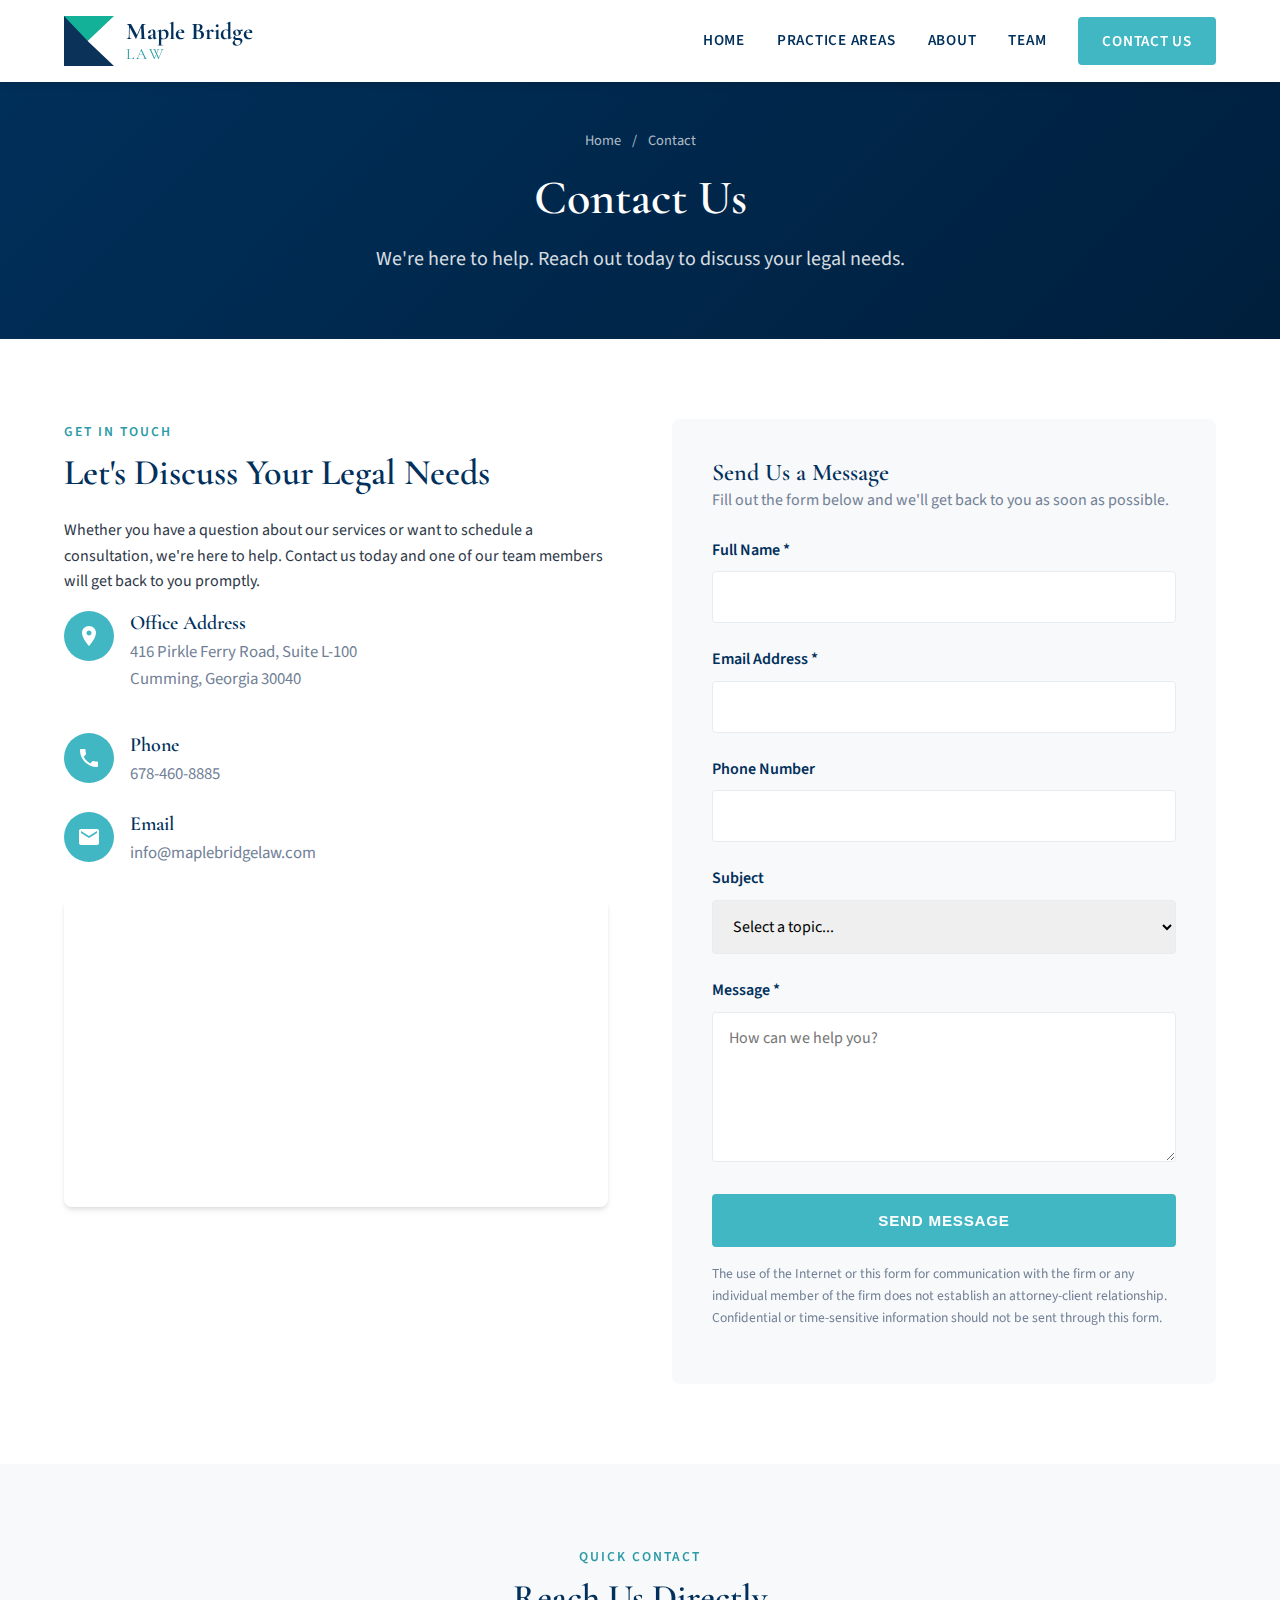
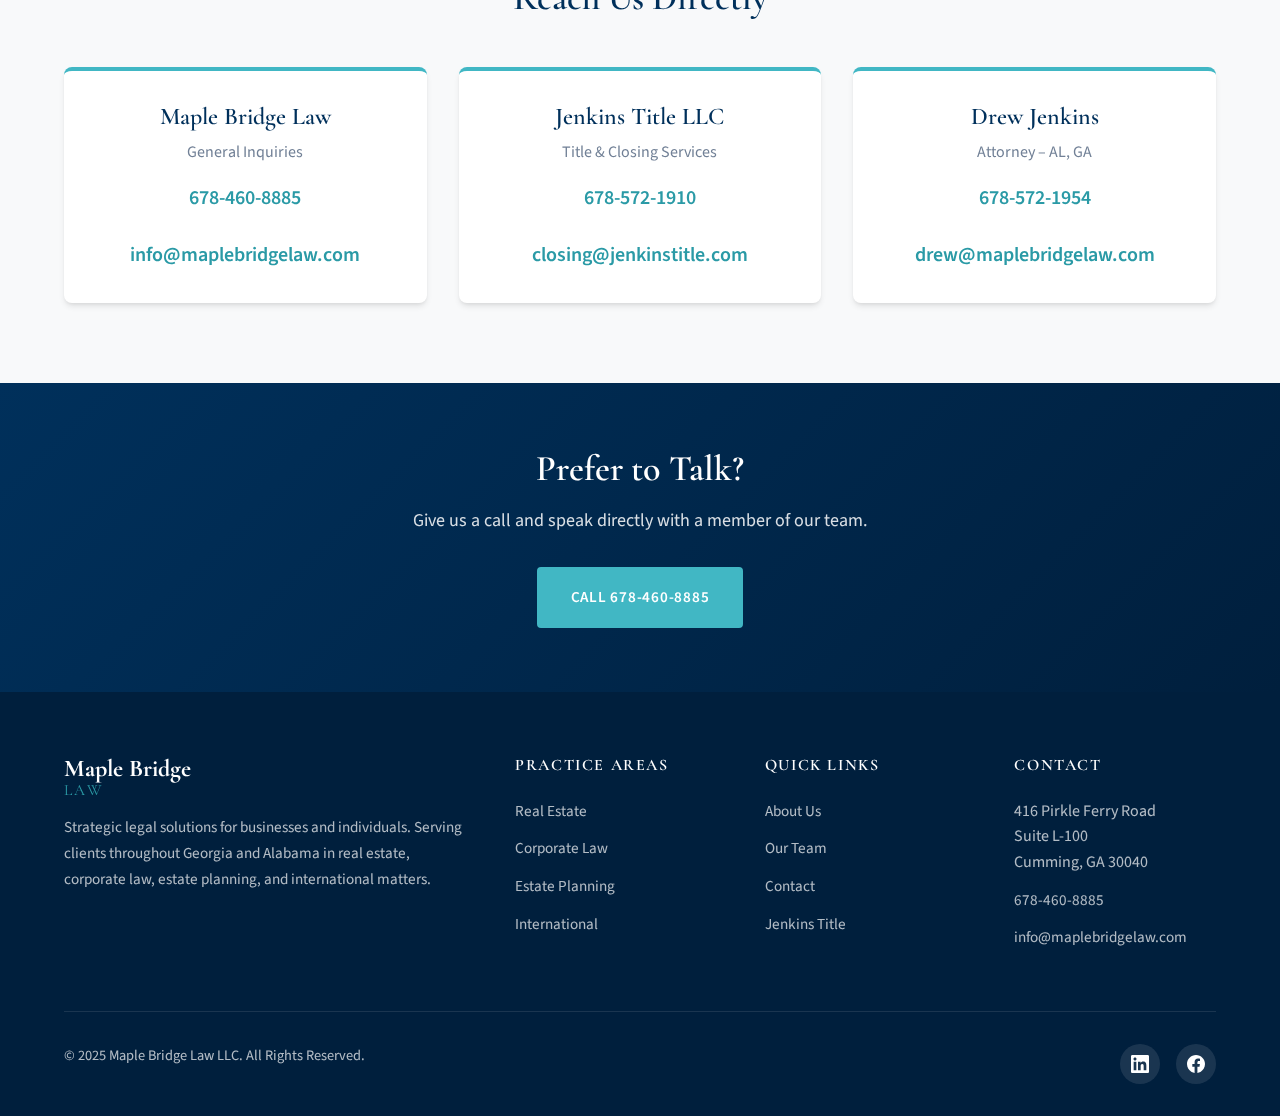
<file: contact.html>
<!DOCTYPE html>
<html lang="en">
<head>
  <meta charset="UTF-8">
  <meta name="viewport" content="width=device-width, initial-scale=1.0">
  <meta name="description" content="Contact Maple Bridge Law for a consultation. Located in Cumming, GA, serving clients throughout Georgia and Alabama.">
  <title>Contact Us | Maple Bridge Law</title>
  
  <!-- Fonts -->
  <link rel="preconnect" href="https://fonts.googleapis.com">
  <link rel="preconnect" href="https://fonts.gstatic.com" crossorigin>
  <link href="https://fonts.googleapis.com/css2?family=Cormorant+Garamond:wght@400;500;600;700&family=Source+Sans+3:wght@300;400;600;700&display=swap" rel="stylesheet">
  
  <!-- Styles -->
  <link rel="stylesheet" href="assets/css/style.css">
  
  <!-- Favicon -->
  <link rel="icon" type="image/svg+xml" href="assets/images/logo.svg">
  
  <style>
    .map-container {
      margin-top: 2rem;
      border-radius: 8px;
      overflow: hidden;
      box-shadow: var(--shadow);
    }
    .map-container iframe {
      width: 100%;
      height: 300px;
      border: none;
    }
    .contact-cards {
      display: grid;
      grid-template-columns: repeat(auto-fit, minmax(280px, 1fr));
      gap: 2rem;
      margin-top: 3rem;
    }
    .contact-card {
      background: var(--white);
      padding: 2rem;
      border-radius: 8px;
      box-shadow: var(--shadow);
      text-align: center;
      border-top: 4px solid var(--teal);
    }
    .contact-card h3 {
      margin-bottom: 0.5rem;
    }
    .contact-card p {
      color: var(--text-light);
      margin-bottom: 1rem;
    }
    .contact-card a {
      font-size: 1.25rem;
      font-weight: 600;
    }
  </style>
</head>
<body>

  <!-- Header -->
  <header>
    <div class="header-inner">
      <a href="index.html" class="logo">
        <img src="assets/images/logo.svg" alt="Maple Bridge Law">
        <div class="logo-text">
          Maple Bridge
          <span>Law</span>
        </div>
      </a>
      
      <button class="menu-toggle" aria-label="Toggle menu">
        <span></span>
        <span></span>
        <span></span>
      </button>
      
      <nav>
        <a href="index.html">Home</a>
        <a href="practice-areas.html">Practice Areas</a>
        <a href="about.html">About</a>
        <a href="team.html">Team</a>
        <a href="contact.html" class="nav-cta active">Contact Us</a>
      </nav>
    </div>
  </header>

  <!-- Page Header -->
  <section class="page-header">
    <div class="container">
      <div class="breadcrumbs">
        <a href="index.html">Home</a>
        <span class="separator">/</span>
        <span>Contact</span>
      </div>
      <h1>Contact Us</h1>
      <p>We're here to help. Reach out today to discuss your legal needs.</p>
    </div>
  </section>

  <!-- Contact Section -->
  <section>
    <div class="container">
      <div class="contact-grid">
        <div class="contact-info">
          <span class="section-label">Get In Touch</span>
          <h2>Let's Discuss Your Legal Needs</h2>
          <p>Whether you have a question about our services or want to schedule a consultation, we're here to help. Contact us today and one of our team members will get back to you promptly.</p>
          
          <div class="contact-item">
            <div class="contact-icon">
              <svg width="24" height="24" viewBox="0 0 24 24" fill="currentColor">
                <path d="M12 2C8.13 2 5 5.13 5 9c0 5.25 7 13 7 13s7-7.75 7-13c0-3.87-3.13-7-7-7zm0 9.5c-1.38 0-2.5-1.12-2.5-2.5s1.12-2.5 2.5-2.5 2.5 1.12 2.5 2.5-1.12 2.5-2.5 2.5z"/>
              </svg>
            </div>
            <div class="contact-details">
              <h4>Office Address</h4>
              <p>416 Pirkle Ferry Road, Suite L-100<br>Cumming, Georgia 30040</p>
            </div>
          </div>
          
          <div class="contact-item">
            <div class="contact-icon">
              <svg width="24" height="24" viewBox="0 0 24 24" fill="currentColor">
                <path d="M6.62 10.79c1.44 2.83 3.76 5.14 6.59 6.59l2.2-2.2c.27-.27.67-.36 1.02-.24 1.12.37 2.33.57 3.57.57.55 0 1 .45 1 1V20c0 .55-.45 1-1 1-9.39 0-17-7.61-17-17 0-.55.45-1 1-1h3.5c.55 0 1 .45 1 1 0 1.25.2 2.45.57 3.57.11.35.03.74-.25 1.02l-2.2 2.2z"/>
              </svg>
            </div>
            <div class="contact-details">
              <h4>Phone</h4>
              <a href="tel:678-460-8885">678-460-8885</a>
            </div>
          </div>
          
          <div class="contact-item">
            <div class="contact-icon">
              <svg width="24" height="24" viewBox="0 0 24 24" fill="currentColor">
                <path d="M20 4H4c-1.1 0-1.99.9-1.99 2L2 18c0 1.1.9 2 2 2h16c1.1 0 2-.9 2-2V6c0-1.1-.9-2-2-2zm0 4l-8 5-8-5V6l8 5 8-5v2z"/>
              </svg>
            </div>
            <div class="contact-details">
              <h4>Email</h4>
              <a href="mailto:info@maplebridgelaw.com">info@maplebridgelaw.com</a>
            </div>
          </div>
          
          <div class="map-container">
            <iframe src="https://www.google.com/maps/embed?pb=!1m18!1m12!1m3!1d3299.5!2d-84.14!3d34.21!2m3!1f0!2f0!3f0!3m2!1i1024!2i768!4f13.1!3m3!1m2!1s0x0%3A0x0!2zMzTCsDEyJzM2LjAiTiA4NMKwMDgnMjQuMCJX!5e0!3m2!1sen!2sus!4v1600000000000!5m2!1sen!2sus" allowfullscreen="" loading="lazy" referrerpolicy="no-referrer-when-downgrade"></iframe>
          </div>
        </div>
        
        <div class="contact-form">
          <h3>Send Us a Message</h3>
          <p style="color: var(--text-light); margin-bottom: 1.5rem;">Fill out the form below and we'll get back to you as soon as possible.</p>
          
          <form action="mailto:info@maplebridgelaw.com" method="post" enctype="text/plain">
            <div class="form-group">
              <label for="name">Full Name *</label>
              <input type="text" id="name" name="name" required>
            </div>
            
            <div class="form-group">
              <label for="email">Email Address *</label>
              <input type="email" id="email" name="email" required>
            </div>
            
            <div class="form-group">
              <label for="phone">Phone Number</label>
              <input type="tel" id="phone" name="phone">
            </div>
            
            <div class="form-group">
              <label for="subject">Subject</label>
              <select id="subject" name="subject">
                <option value="">Select a topic...</option>
                <option value="Real Estate">Real Estate</option>
                <option value="Corporate Law">Corporate Law</option>
                <option value="Estate Planning">Estate Planning</option>
                <option value="International">International</option>
                <option value="Jenkins Title">Jenkins Title Services</option>
                <option value="Other">Other</option>
              </select>
            </div>
            
            <div class="form-group">
              <label for="message">Message *</label>
              <textarea id="message" name="message" required placeholder="How can we help you?"></textarea>
            </div>
            
            <button type="submit" class="btn btn-primary" style="width: 100%;">Send Message</button>
            
            <p class="form-disclaimer">The use of the Internet or this form for communication with the firm or any individual member of the firm does not establish an attorney-client relationship. Confidential or time-sensitive information should not be sent through this form.</p>
          </form>
        </div>
      </div>
    </div>
  </section>

  <!-- Quick Contact Cards -->
  <section class="bg-light">
    <div class="container">
      <div class="section-header">
        <span class="section-label">Quick Contact</span>
        <h2>Reach Us Directly</h2>
      </div>
      
      <div class="contact-cards">
        <div class="contact-card">
          <h3>Maple Bridge Law</h3>
          <p>General Inquiries</p>
          <a href="tel:678-460-8885">678-460-8885</a>
          <br><br>
          <a href="mailto:info@maplebridgelaw.com">info@maplebridgelaw.com</a>
        </div>
        
        <div class="contact-card">
          <h3>Jenkins Title LLC</h3>
          <p>Title & Closing Services</p>
          <a href="tel:678-572-1910">678-572-1910</a>
          <br><br>
          <a href="mailto:closing@jenkinstitle.com">closing@jenkinstitle.com</a>
        </div>
        
        <div class="contact-card">
          <h3>Drew Jenkins</h3>
          <p>Attorney – AL, GA</p>
          <a href="tel:678-572-1954">678-572-1954</a>
          <br><br>
          <a href="mailto:drew@maplebridgelaw.com">drew@maplebridgelaw.com</a>
        </div>
      </div>
    </div>
  </section>

  <!-- CTA Banner -->
  <section class="cta-banner">
    <div class="container">
      <h2>Prefer to Talk?</h2>
      <p>Give us a call and speak directly with a member of our team.</p>
      <a href="tel:678-460-8885" class="btn btn-primary">Call 678-460-8885</a>
    </div>
  </section>

  <!-- Footer -->
  <footer>
    <div class="container">
      <div class="footer-grid">
        <div class="footer-brand">
          <div class="logo-text">
            Maple Bridge
            <span>Law</span>
          </div>
          <p>Strategic legal solutions for businesses and individuals. Serving clients throughout Georgia and Alabama in real estate, corporate law, estate planning, and international matters.</p>
        </div>
        
        <div class="footer-links">
          <h4>Practice Areas</h4>
          <ul>
            <li><a href="practice-areas.html#real-estate">Real Estate</a></li>
            <li><a href="practice-areas.html#corporate">Corporate Law</a></li>
            <li><a href="practice-areas.html#estate">Estate Planning</a></li>
            <li><a href="practice-areas.html#international">International</a></li>
          </ul>
        </div>
        
        <div class="footer-links">
          <h4>Quick Links</h4>
          <ul>
            <li><a href="about.html">About Us</a></li>
            <li><a href="team.html">Our Team</a></li>
            <li><a href="contact.html">Contact</a></li>
            <li><a href="https://www.jenkinstitle.com" target="_blank">Jenkins Title</a></li>
          </ul>
        </div>
        
        <div class="footer-links">
          <h4>Contact</h4>
          <ul>
            <li>416 Pirkle Ferry Road<br>Suite L-100<br>Cumming, GA 30040</li>
            <li><a href="tel:678-460-8885">678-460-8885</a></li>
            <li><a href="mailto:info@maplebridgelaw.com">info@maplebridgelaw.com</a></li>
          </ul>
        </div>
      </div>
      
      <div class="footer-bottom">
        <p>&copy; 2025 Maple Bridge Law LLC. All Rights Reserved.</p>
        <div class="social-links">
          <a href="https://www.linkedin.com/company/maple-bridge-law-llc" target="_blank" aria-label="LinkedIn">
            <svg width="18" height="18" viewBox="0 0 24 24" fill="currentColor">
              <path d="M20.447 20.452h-3.554v-5.569c0-1.328-.027-3.037-1.852-3.037-1.853 0-2.136 1.445-2.136 2.939v5.667H9.351V9h3.414v1.561h.046c.477-.9 1.637-1.85 3.37-1.85 3.601 0 4.267 2.37 4.267 5.455v6.286zM5.337 7.433c-1.144 0-2.063-.926-2.063-2.065 0-1.138.92-2.063 2.063-2.063 1.14 0 2.064.925 2.064 2.063 0 1.139-.925 2.065-2.064 2.065zm1.782 13.019H3.555V9h3.564v11.452zM22.225 0H1.771C.792 0 0 .774 0 1.729v20.542C0 23.227.792 24 1.771 24h20.451C23.2 24 24 23.227 24 22.271V1.729C24 .774 23.2 0 22.222 0h.003z"/>
            </svg>
          </a>
          <a href="https://www.facebook.com/people/Maple-Bridge-Law/100091004212306/" target="_blank" aria-label="Facebook">
            <svg width="18" height="18" viewBox="0 0 24 24" fill="currentColor">
              <path d="M24 12.073c0-6.627-5.373-12-12-12s-12 5.373-12 12c0 5.99 4.388 10.954 10.125 11.854v-8.385H7.078v-3.47h3.047V9.43c0-3.007 1.792-4.669 4.533-4.669 1.312 0 2.686.235 2.686.235v2.953H15.83c-1.491 0-1.956.925-1.956 1.874v2.25h3.328l-.532 3.47h-2.796v8.385C19.612 23.027 24 18.062 24 12.073z"/>
            </svg>
          </a>
        </div>
      </div>
    </div>
  </footer>

  <!-- Mobile Menu Script -->
  <script>
    document.querySelector('.menu-toggle').addEventListener('click', function() {
      document.querySelector('nav').classList.toggle('active');
      this.classList.toggle('active');
    });
  </script>

</body>
</html>
</file>
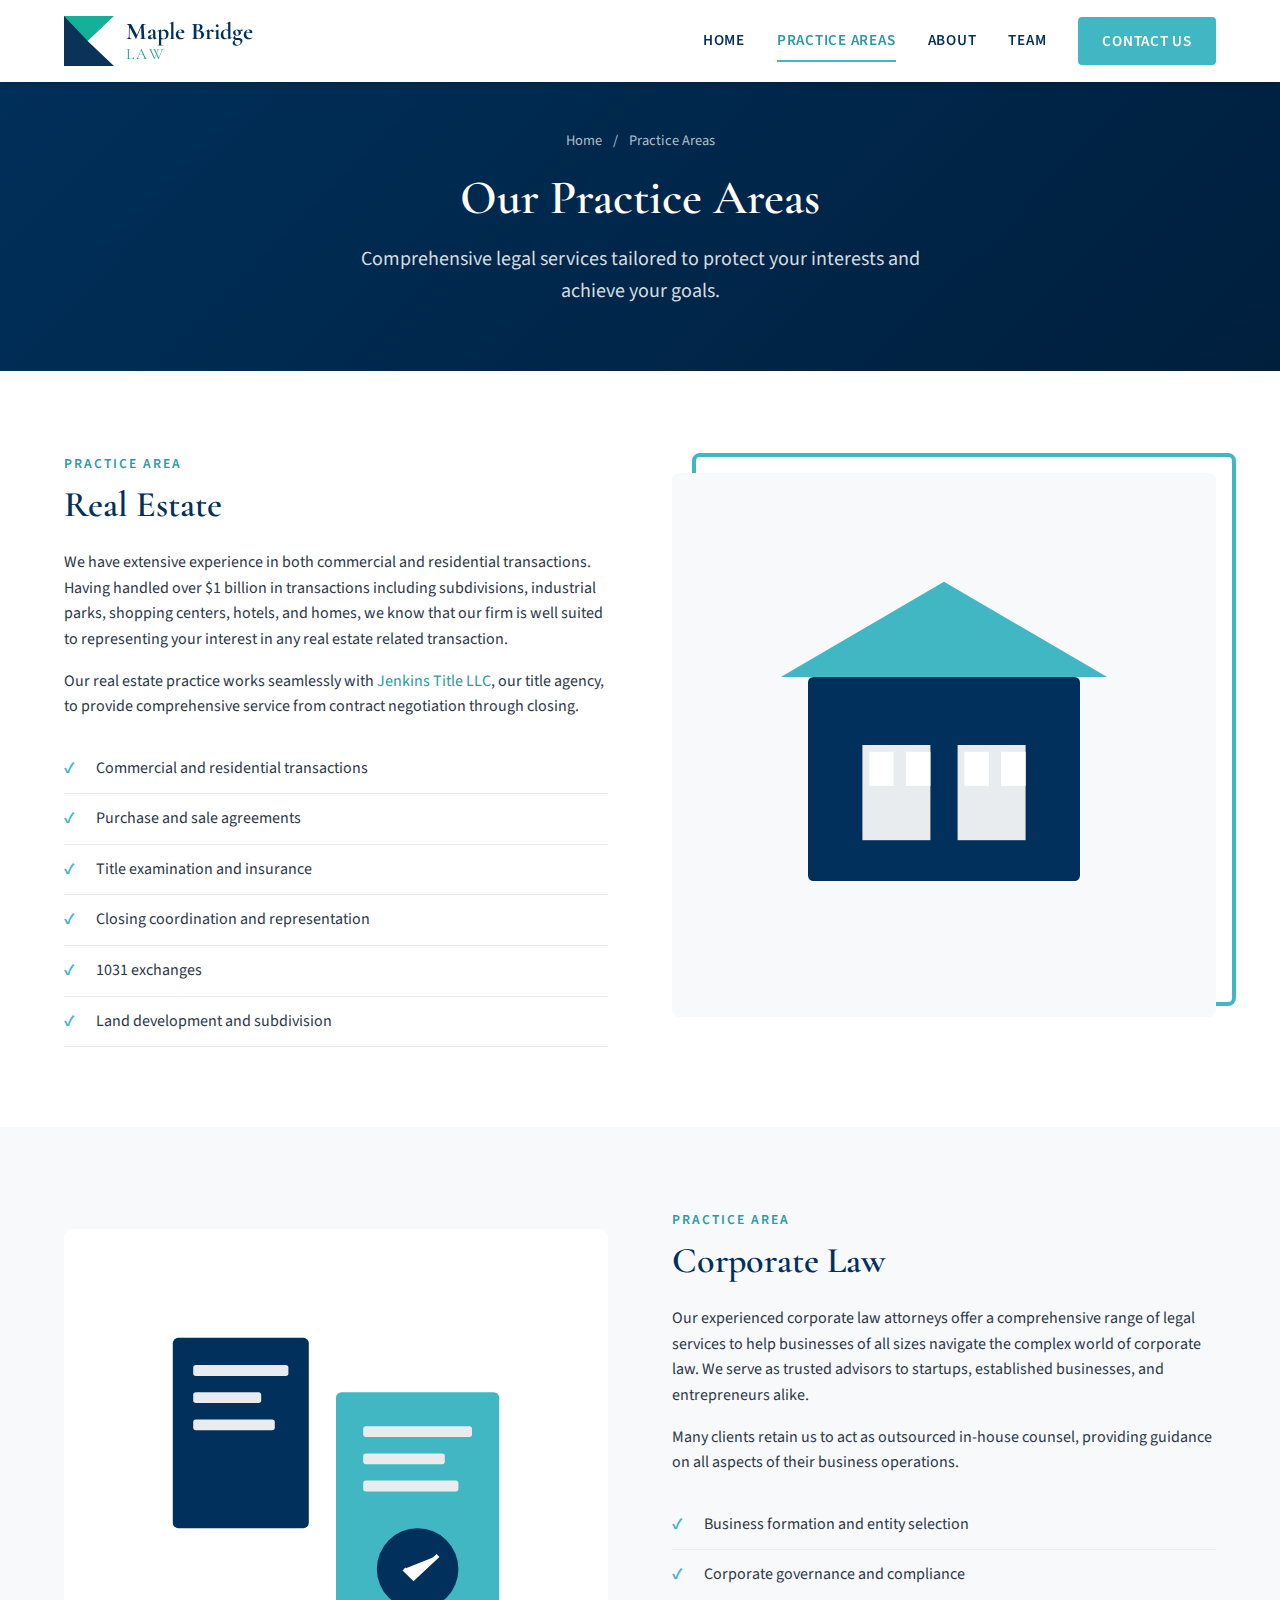
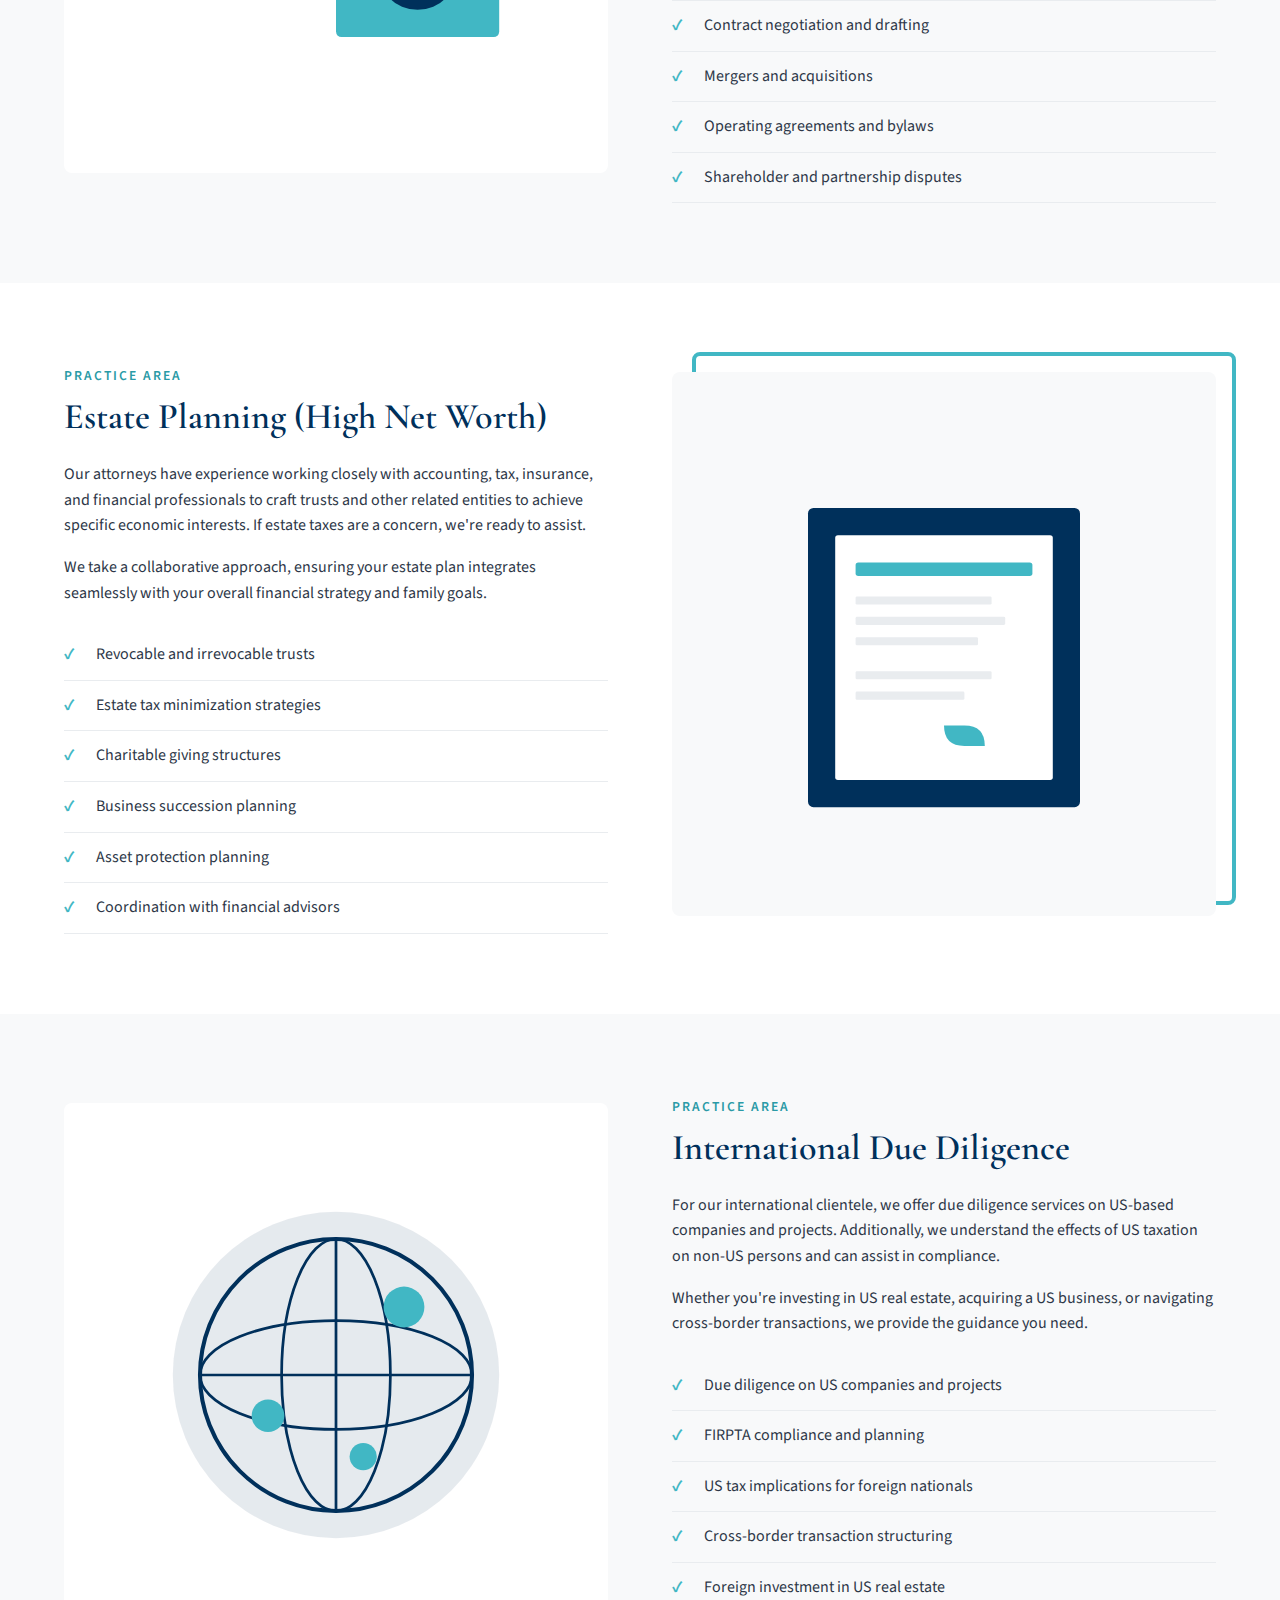
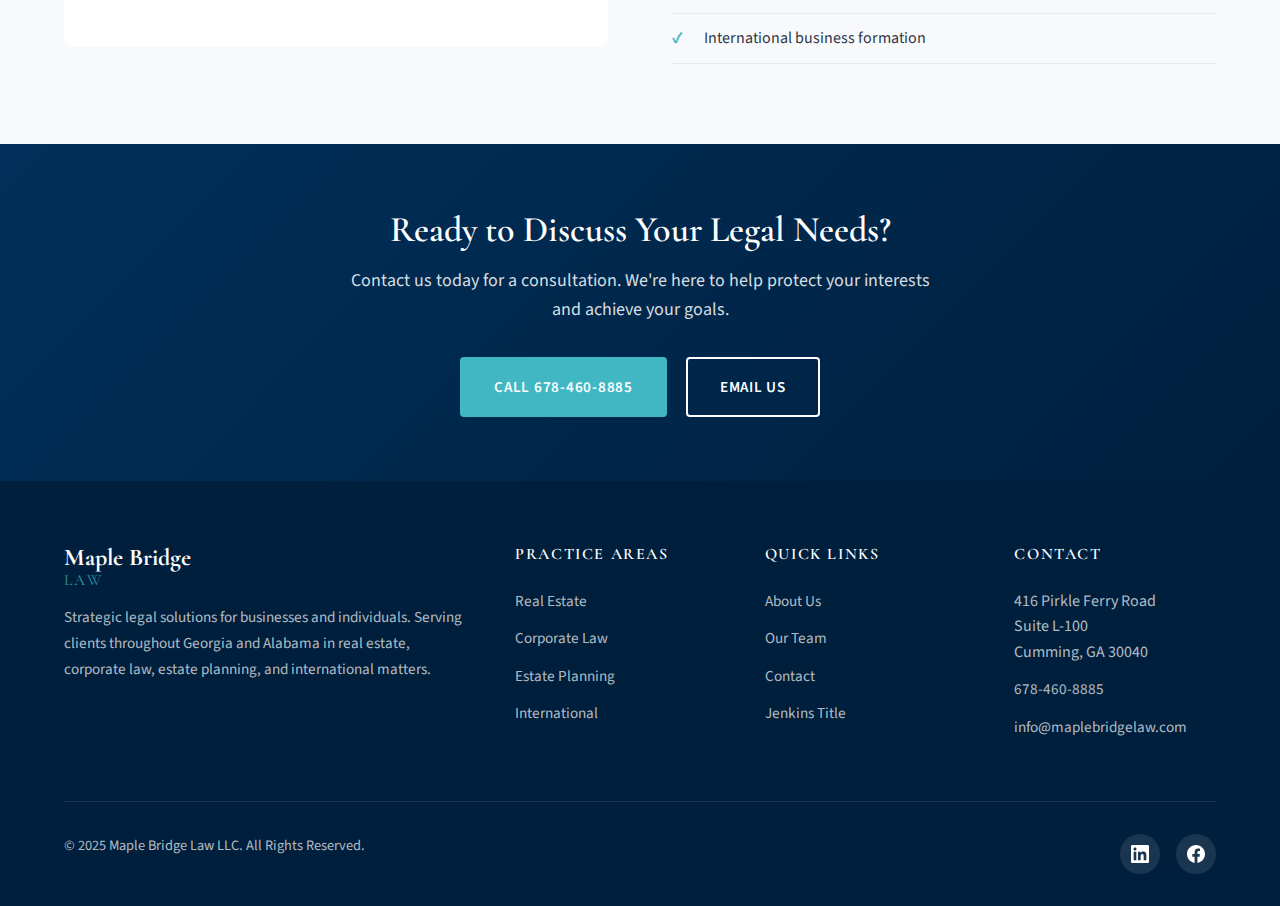
<file: practice-areas.html>
<!DOCTYPE html>
<html lang="en">
<head>
  <meta charset="UTF-8">
  <meta name="viewport" content="width=device-width, initial-scale=1.0">
  <meta name="description" content="Maple Bridge Law practice areas include Real Estate, Corporate Law, Estate Planning for High Net Worth individuals, and International Due Diligence services.">
  <title>Practice Areas | Maple Bridge Law</title>
  
  <!-- Fonts -->
  <link rel="preconnect" href="https://fonts.googleapis.com">
  <link rel="preconnect" href="https://fonts.gstatic.com" crossorigin>
  <link href="https://fonts.googleapis.com/css2?family=Cormorant+Garamond:wght@400;500;600;700&family=Source+Sans+3:wght@300;400;600;700&display=swap" rel="stylesheet">
  
  <!-- Styles -->
  <link rel="stylesheet" href="assets/css/style.css">
  
  <!-- Favicon -->
  <link rel="icon" type="image/svg+xml" href="assets/images/logo.svg">
</head>
<body>

  <!-- Header -->
  <header>
    <div class="header-inner">
      <a href="index.html" class="logo">
        <img src="assets/images/logo.svg" alt="Maple Bridge Law">
        <div class="logo-text">
          Maple Bridge
          <span>Law</span>
        </div>
      </a>
      
      <button class="menu-toggle" aria-label="Toggle menu">
        <span></span>
        <span></span>
        <span></span>
      </button>
      
      <nav>
        <a href="index.html">Home</a>
        <a href="practice-areas.html" class="active">Practice Areas</a>
        <a href="about.html">About</a>
        <a href="team.html">Team</a>
        <a href="contact.html" class="nav-cta">Contact Us</a>
      </nav>
    </div>
  </header>

  <!-- Page Header -->
  <section class="page-header">
    <div class="container">
      <div class="breadcrumbs">
        <a href="index.html">Home</a>
        <span class="separator">/</span>
        <span>Practice Areas</span>
      </div>
      <h1>Our Practice Areas</h1>
      <p>Comprehensive legal services tailored to protect your interests and achieve your goals.</p>
    </div>
  </section>

  <!-- Real Estate -->
  <section id="real-estate">
    <div class="container">
      <div class="about-content">
        <div class="about-text">
          <span class="section-label">Practice Area</span>
          <h2>Real Estate</h2>
          <p>We have extensive experience in both commercial and residential transactions. Having handled over $1 billion in transactions including subdivisions, industrial parks, shopping centers, hotels, and homes, we know that our firm is well suited to representing your interest in any real estate related transaction.</p>
          <p>Our real estate practice works seamlessly with <a href="https://www.jenkinstitle.com" target="_blank">Jenkins Title LLC</a>, our title agency, to provide comprehensive service from contract negotiation through closing.</p>
          <ul class="values-list">
            <li>Commercial and residential transactions</li>
            <li>Purchase and sale agreements</li>
            <li>Title examination and insurance</li>
            <li>Closing coordination and representation</li>
            <li>1031 exchanges</li>
            <li>Land development and subdivision</li>
          </ul>
        </div>
        <div class="about-image">
          <svg viewBox="0 0 400 400" style="width:100%;height:auto;background:#f8f9fa;border-radius:8px;">
            <rect fill="#00305B" x="100" y="150" width="200" height="150" rx="4"/>
            <polygon fill="#41B7C4" points="200,80 320,150 80,150"/>
            <rect fill="#e9ecef" x="140" y="200" width="50" height="70"/>
            <rect fill="#e9ecef" x="210" y="200" width="50" height="70"/>
            <rect fill="#fff" x="145" y="205" width="18" height="25"/>
            <rect fill="#fff" x="172" y="205" width="18" height="25"/>
            <rect fill="#fff" x="215" y="205" width="18" height="25"/>
            <rect fill="#fff" x="242" y="205" width="18" height="25"/>
          </svg>
        </div>
      </div>
    </div>
  </section>

  <!-- Corporate Law -->
  <section id="corporate" class="bg-light">
    <div class="container">
      <div class="about-content">
        <div class="about-image" style="order: -1;">
          <svg viewBox="0 0 400 400" style="width:100%;height:auto;background:#fff;border-radius:8px;">
            <rect fill="#00305B" x="80" y="80" width="100" height="140" rx="4"/>
            <rect fill="#41B7C4" x="200" y="120" width="120" height="180" rx="4"/>
            <rect fill="#e9ecef" x="95" y="100" width="70" height="8" rx="2"/>
            <rect fill="#e9ecef" x="95" y="120" width="50" height="8" rx="2"/>
            <rect fill="#e9ecef" x="95" y="140" width="60" height="8" rx="2"/>
            <rect fill="#e9ecef" x="220" y="145" width="80" height="8" rx="2"/>
            <rect fill="#e9ecef" x="220" y="165" width="60" height="8" rx="2"/>
            <rect fill="#e9ecef" x="220" y="185" width="70" height="8" rx="2"/>
            <circle fill="#00305B" cx="260" cy="250" r="30"/>
            <path fill="#fff" d="M250 250 L257 257 L275 240" stroke="#fff" stroke-width="3" fill="none"/>
          </svg>
        </div>
        <div class="about-text">
          <span class="section-label">Practice Area</span>
          <h2>Corporate Law</h2>
          <p>Our experienced corporate law attorneys offer a comprehensive range of legal services to help businesses of all sizes navigate the complex world of corporate law. We serve as trusted advisors to startups, established businesses, and entrepreneurs alike.</p>
          <p>Many clients retain us to act as outsourced in-house counsel, providing guidance on all aspects of their business operations.</p>
          <ul class="values-list">
            <li>Business formation and entity selection</li>
            <li>Corporate governance and compliance</li>
            <li>Contract negotiation and drafting</li>
            <li>Mergers and acquisitions</li>
            <li>Operating agreements and bylaws</li>
            <li>Shareholder and partnership disputes</li>
          </ul>
        </div>
      </div>
    </div>
  </section>

  <!-- Estate Planning -->
  <section id="estate">
    <div class="container">
      <div class="about-content">
        <div class="about-text">
          <span class="section-label">Practice Area</span>
          <h2>Estate Planning (High Net Worth)</h2>
          <p>Our attorneys have experience working closely with accounting, tax, insurance, and financial professionals to craft trusts and other related entities to achieve specific economic interests. If estate taxes are a concern, we're ready to assist.</p>
          <p>We take a collaborative approach, ensuring your estate plan integrates seamlessly with your overall financial strategy and family goals.</p>
          <ul class="values-list">
            <li>Revocable and irrevocable trusts</li>
            <li>Estate tax minimization strategies</li>
            <li>Charitable giving structures</li>
            <li>Business succession planning</li>
            <li>Asset protection planning</li>
            <li>Coordination with financial advisors</li>
          </ul>
        </div>
        <div class="about-image">
          <svg viewBox="0 0 400 400" style="width:100%;height:auto;background:#f8f9fa;border-radius:8px;">
            <rect fill="#00305B" x="100" y="100" width="200" height="220" rx="4"/>
            <rect fill="#fff" x="120" y="120" width="160" height="180" rx="2"/>
            <rect fill="#41B7C4" x="135" y="140" width="130" height="10" rx="2"/>
            <rect fill="#e9ecef" x="135" y="165" width="100" height="6" rx="1"/>
            <rect fill="#e9ecef" x="135" y="180" width="110" height="6" rx="1"/>
            <rect fill="#e9ecef" x="135" y="195" width="90" height="6" rx="1"/>
            <rect fill="#e9ecef" x="135" y="220" width="100" height="6" rx="1"/>
            <rect fill="#e9ecef" x="135" y="235" width="80" height="6" rx="1"/>
            <path fill="#41B7C4" d="M200 260 Q200 275 215 275 L230 275 Q230 260 215 260 L200 260" />
          </svg>
        </div>
      </div>
    </div>
  </section>

  <!-- International -->
  <section id="international" class="bg-light">
    <div class="container">
      <div class="about-content">
        <div class="about-image" style="order: -1;">
          <svg viewBox="0 0 400 400" style="width:100%;height:auto;background:#fff;border-radius:8px;">
            <circle fill="#00305B" cx="200" cy="200" r="120" opacity="0.1"/>
            <circle fill="none" stroke="#00305B" stroke-width="3" cx="200" cy="200" r="100"/>
            <ellipse fill="none" stroke="#00305B" stroke-width="2" cx="200" cy="200" rx="100" ry="40"/>
            <ellipse fill="none" stroke="#00305B" stroke-width="2" cx="200" cy="200" rx="40" ry="100"/>
            <line x1="100" y1="200" x2="300" y2="200" stroke="#00305B" stroke-width="2"/>
            <line x1="200" y1="100" x2="200" y2="300" stroke="#00305B" stroke-width="2"/>
            <circle fill="#41B7C4" cx="250" cy="150" r="15"/>
            <circle fill="#41B7C4" cx="150" cy="230" r="12"/>
            <circle fill="#41B7C4" cx="220" cy="260" r="10"/>
          </svg>
        </div>
        <div class="about-text">
          <span class="section-label">Practice Area</span>
          <h2>International Due Diligence</h2>
          <p>For our international clientele, we offer due diligence services on US-based companies and projects. Additionally, we understand the effects of US taxation on non-US persons and can assist in compliance.</p>
          <p>Whether you're investing in US real estate, acquiring a US business, or navigating cross-border transactions, we provide the guidance you need.</p>
          <ul class="values-list">
            <li>Due diligence on US companies and projects</li>
            <li>FIRPTA compliance and planning</li>
            <li>US tax implications for foreign nationals</li>
            <li>Cross-border transaction structuring</li>
            <li>Foreign investment in US real estate</li>
            <li>International business formation</li>
          </ul>
        </div>
      </div>
    </div>
  </section>

  <!-- CTA Banner -->
  <section class="cta-banner">
    <div class="container">
      <h2>Ready to Discuss Your Legal Needs?</h2>
      <p>Contact us today for a consultation. We're here to help protect your interests and achieve your goals.</p>
      <a href="tel:678-460-8885" class="btn btn-primary">Call 678-460-8885</a>
      <a href="mailto:info@maplebridgelaw.com" class="btn btn-outline">Email Us</a>
    </div>
  </section>

  <!-- Footer -->
  <footer>
    <div class="container">
      <div class="footer-grid">
        <div class="footer-brand">
          <div class="logo-text">
            Maple Bridge
            <span>Law</span>
          </div>
          <p>Strategic legal solutions for businesses and individuals. Serving clients throughout Georgia and Alabama in real estate, corporate law, estate planning, and international matters.</p>
        </div>
        
        <div class="footer-links">
          <h4>Practice Areas</h4>
          <ul>
            <li><a href="practice-areas.html#real-estate">Real Estate</a></li>
            <li><a href="practice-areas.html#corporate">Corporate Law</a></li>
            <li><a href="practice-areas.html#estate">Estate Planning</a></li>
            <li><a href="practice-areas.html#international">International</a></li>
          </ul>
        </div>
        
        <div class="footer-links">
          <h4>Quick Links</h4>
          <ul>
            <li><a href="about.html">About Us</a></li>
            <li><a href="team.html">Our Team</a></li>
            <li><a href="contact.html">Contact</a></li>
            <li><a href="https://www.jenkinstitle.com" target="_blank">Jenkins Title</a></li>
          </ul>
        </div>
        
        <div class="footer-links">
          <h4>Contact</h4>
          <ul>
            <li>416 Pirkle Ferry Road<br>Suite L-100<br>Cumming, GA 30040</li>
            <li><a href="tel:678-460-8885">678-460-8885</a></li>
            <li><a href="mailto:info@maplebridgelaw.com">info@maplebridgelaw.com</a></li>
          </ul>
        </div>
      </div>
      
      <div class="footer-bottom">
        <p>&copy; 2025 Maple Bridge Law LLC. All Rights Reserved.</p>
        <div class="social-links">
          <a href="https://www.linkedin.com/company/maple-bridge-law-llc" target="_blank" aria-label="LinkedIn">
            <svg width="18" height="18" viewBox="0 0 24 24" fill="currentColor">
              <path d="M20.447 20.452h-3.554v-5.569c0-1.328-.027-3.037-1.852-3.037-1.853 0-2.136 1.445-2.136 2.939v5.667H9.351V9h3.414v1.561h.046c.477-.9 1.637-1.85 3.37-1.85 3.601 0 4.267 2.37 4.267 5.455v6.286zM5.337 7.433c-1.144 0-2.063-.926-2.063-2.065 0-1.138.92-2.063 2.063-2.063 1.14 0 2.064.925 2.064 2.063 0 1.139-.925 2.065-2.064 2.065zm1.782 13.019H3.555V9h3.564v11.452zM22.225 0H1.771C.792 0 0 .774 0 1.729v20.542C0 23.227.792 24 1.771 24h20.451C23.2 24 24 23.227 24 22.271V1.729C24 .774 23.2 0 22.222 0h.003z"/>
            </svg>
          </a>
          <a href="https://www.facebook.com/people/Maple-Bridge-Law/100091004212306/" target="_blank" aria-label="Facebook">
            <svg width="18" height="18" viewBox="0 0 24 24" fill="currentColor">
              <path d="M24 12.073c0-6.627-5.373-12-12-12s-12 5.373-12 12c0 5.99 4.388 10.954 10.125 11.854v-8.385H7.078v-3.47h3.047V9.43c0-3.007 1.792-4.669 4.533-4.669 1.312 0 2.686.235 2.686.235v2.953H15.83c-1.491 0-1.956.925-1.956 1.874v2.25h3.328l-.532 3.47h-2.796v8.385C19.612 23.027 24 18.062 24 12.073z"/>
            </svg>
          </a>
        </div>
      </div>
    </div>
  </footer>

  <!-- Mobile Menu Script -->
  <script>
    document.querySelector('.menu-toggle').addEventListener('click', function() {
      document.querySelector('nav').classList.toggle('active');
      this.classList.toggle('active');
    });
  </script>

</body>
</html>
</file>
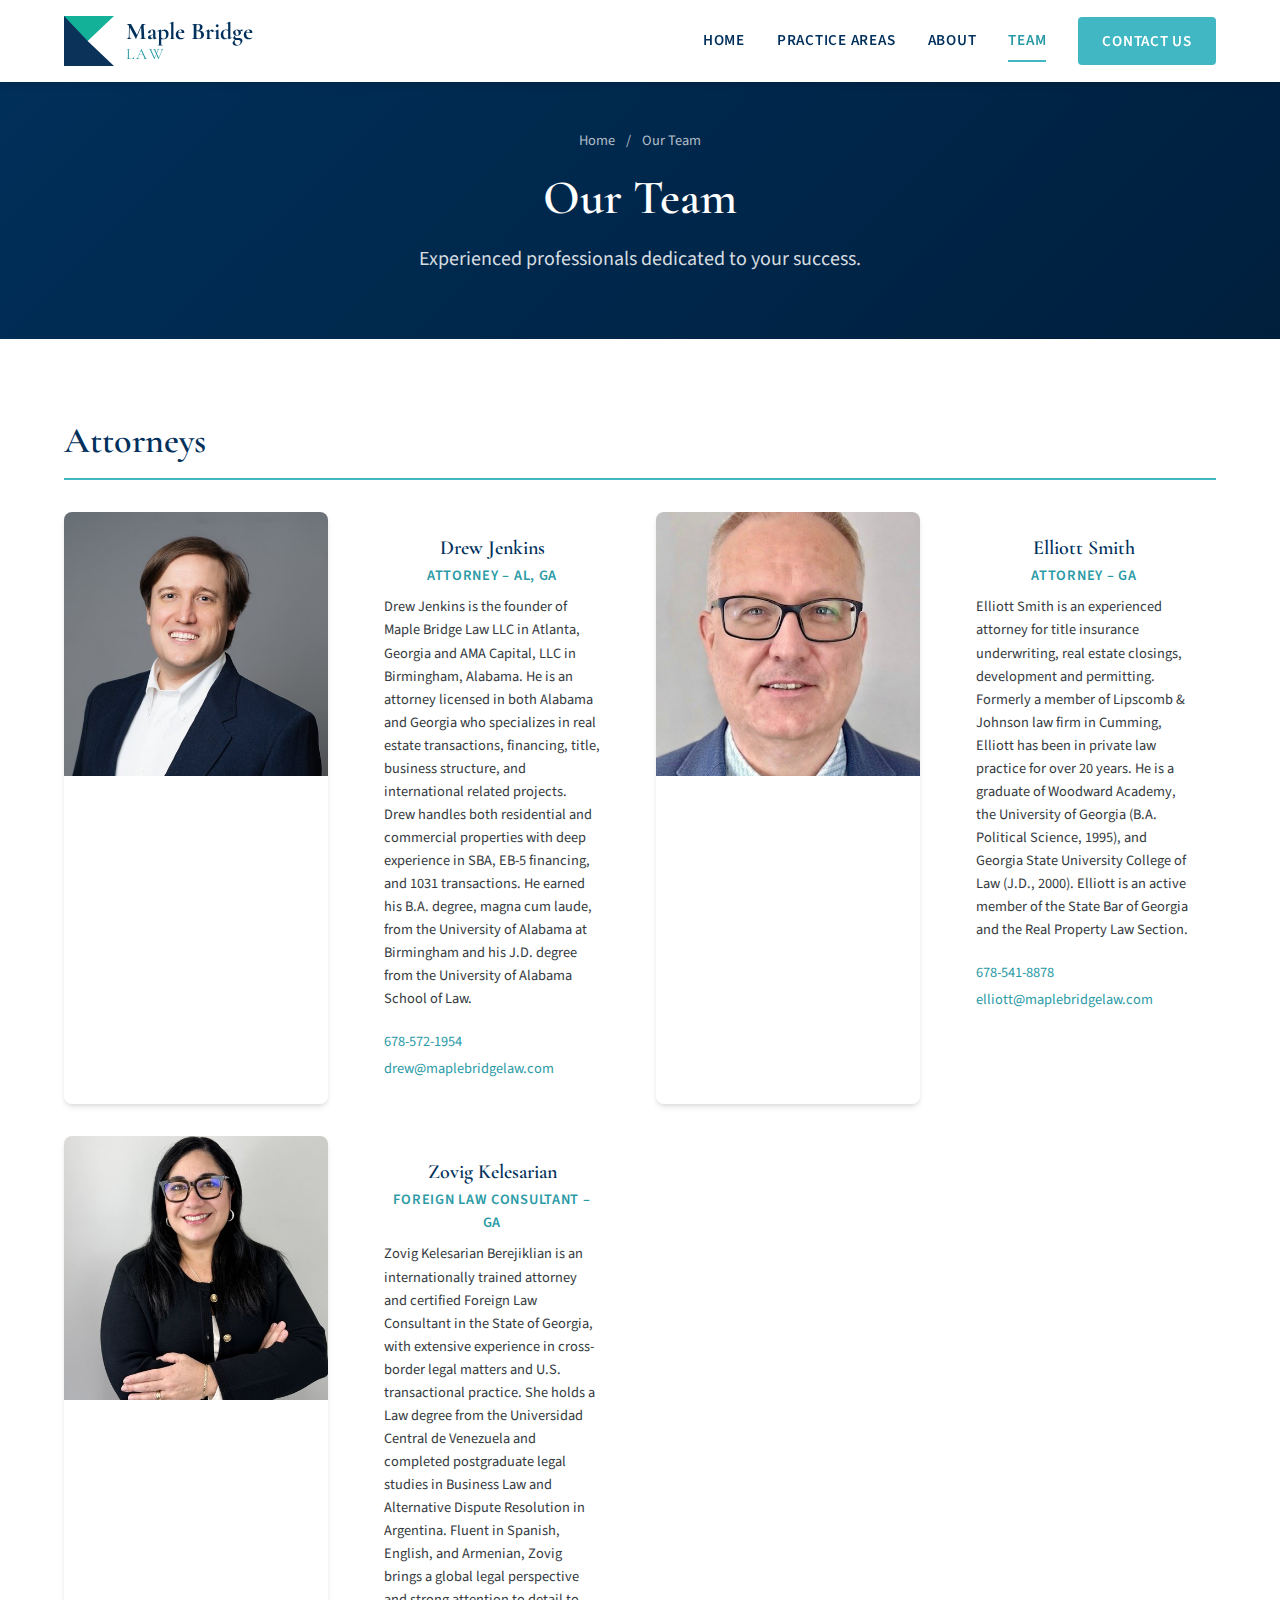
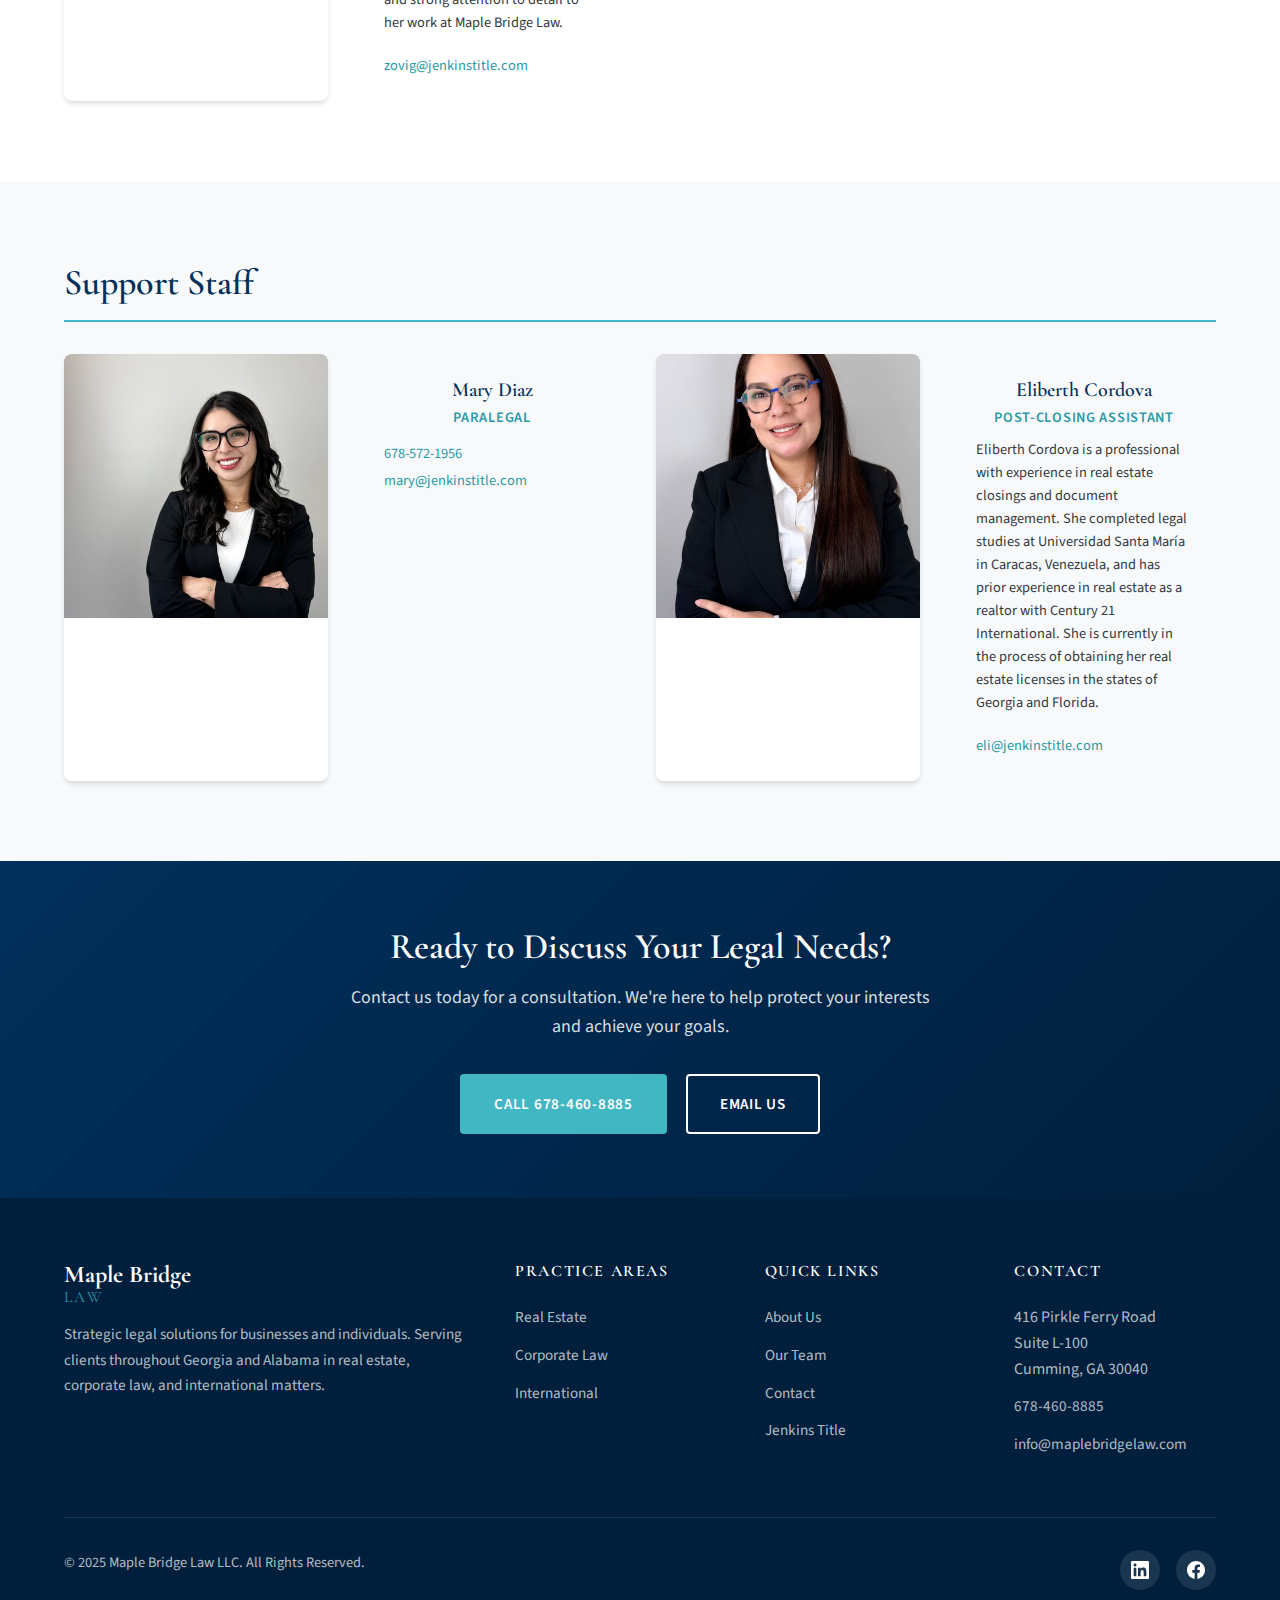
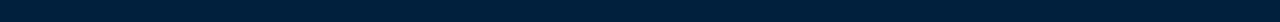
<file: team.html>
<!DOCTYPE html>
<html lang="en">
<head>
  <meta charset="UTF-8">
  <meta name="viewport" content="width=device-width, initial-scale=1.0">
  <meta name="description" content="Meet the experienced attorneys and staff at Maple Bridge Law. Our team is dedicated to providing exceptional legal services.">
  <title>Our Team | Maple Bridge Law</title>
  
  <!-- Fonts -->
  <link rel="preconnect" href="https://fonts.googleapis.com">
  <link rel="preconnect" href="https://fonts.gstatic.com" crossorigin>
  <link href="https://fonts.googleapis.com/css2?family=Cormorant+Garamond:wght@400;500;600;700&family=Source+Sans+3:wght@300;400;600;700&display=swap" rel="stylesheet">
  
  <!-- Styles -->
  <link rel="stylesheet" href="assets/css/style.css">
  
  <!-- Favicon -->
  <link rel="icon" type="image/svg+xml" href="assets/images/logo.svg">
  
  <style>
    .team-section-title {
      margin-bottom: 2rem;
      padding-bottom: 1rem;
      border-bottom: 2px solid var(--teal);
    }
    .team-section + .team-section {
      margin-top: 4rem;
    }
  </style>
</head>
<body>

  <!-- Header -->
  <header>
    <div class="header-inner">
      <a href="index.html" class="logo">
        <img src="assets/images/logo.svg" alt="Maple Bridge Law">
        <div class="logo-text">
          Maple Bridge
          <span>Law</span>
        </div>
      </a>
      
      <button class="menu-toggle" aria-label="Toggle menu">
        <span></span>
        <span></span>
        <span></span>
      </button>
      
      <nav>
        <a href="index.html">Home</a>
        <a href="practice-areas.html">Practice Areas</a>
        <a href="about.html">About</a>
        <a href="team.html" class="active">Team</a>
        <a href="contact.html" class="nav-cta">Contact Us</a>
      </nav>
    </div>
  </header>

  <!-- Page Header -->
  <section class="page-header">
    <div class="container">
      <div class="breadcrumbs">
        <a href="index.html">Home</a>
        <span class="separator">/</span>
        <span>Our Team</span>
      </div>
      <h1>Our Team</h1>
      <p>Experienced professionals dedicated to your success.</p>
    </div>
  </section>

  <!-- Attorneys Section -->
  <section>
    <div class="container">
      <div class="team-section">
        <h2 class="team-section-title">Attorneys</h2>
        <div class="team-grid">
          <a href="team/drew-jenkins" class="team-card" style="text-decoration:none;color:inherit">
            <img class="team-photo" src="assets/images/team/drew.jpeg" alt="Drew Jenkins">
            <div class="team-info">
              <h3>Drew Jenkins</h3>
              <p class="team-role">Attorney – AL, GA</p>
              <p class="team-bio">Drew Jenkins is the founder of Maple Bridge Law LLC in Atlanta, Georgia and AMA Capital, LLC in Birmingham, Alabama. He is an attorney licensed in both Alabama and Georgia who specializes in real estate transactions, financing, title, business structure, and international related projects. Drew handles both residential and commercial properties with deep experience in SBA, EB-5 financing, and 1031 transactions. He earned his B.A. degree, magna cum laude, from the University of Alabama at Birmingham and his J.D. degree from the University of Alabama School of Law.</p>
              <div class="team-contact">
                <a href="tel:678-572-1954">678-572-1954</a>
                <a href="mailto:drew@maplebridgelaw.com">drew@maplebridgelaw.com</a>
              </div>
            </div>
          </a>

          <a href="team/elliott-smith" class="team-card" style="text-decoration:none;color:inherit">
            <img class="team-photo" src="assets/images/team/elliott.jpeg" alt="Elliott Smith">
            <div class="team-info">
              <h3>Elliott Smith</h3>
              <p class="team-role">Attorney – GA</p>
              <p class="team-bio">Elliott Smith is an experienced attorney for title insurance underwriting, real estate closings, development and permitting. Formerly a member of Lipscomb &amp; Johnson law firm in Cumming, Elliott has been in private law practice for over 20 years. He is a graduate of Woodward Academy, the University of Georgia (B.A. Political Science, 1995), and Georgia State University College of Law (J.D., 2000). Elliott is an active member of the State Bar of Georgia and the Real Property Law Section.</p>
              <div class="team-contact">
                <a href="tel:678-541-8878">678-541-8878</a>
                <a href="mailto:elliott@maplebridgelaw.com">elliott@maplebridgelaw.com</a>
              </div>
            </div>
          </a>

          <a href="team/zovig-kelesarian" class="team-card" style="text-decoration:none;color:inherit">
            <img class="team-photo" src="assets/images/team/zovig.jpeg" alt="Zovig Kelesarian">
            <div class="team-info">
              <h3>Zovig Kelesarian</h3>
              <p class="team-role">Foreign Law Consultant – GA</p>
              <p class="team-bio">Zovig Kelesarian Berejiklian is an internationally trained attorney and certified Foreign Law Consultant in the State of Georgia, with extensive experience in cross-border legal matters and U.S. transactional practice. She holds a Law degree from the Universidad Central de Venezuela and completed postgraduate legal studies in Business Law and Alternative Dispute Resolution in Argentina. Fluent in Spanish, English, and Armenian, Zovig brings a global legal perspective and strong attention to detail to her work at Maple Bridge Law.</p>
              <div class="team-contact">
                <a href="mailto:zovig@jenkinstitle.com">zovig@jenkinstitle.com</a>
              </div>
            </div>
          </a>

          <!-- Amber Jenkins: hidden — set hidden=False in generate-team-assets.py to restore -->
        </div>
      </div>
    </div>
  </section>

  <!-- Support Staff Section -->
  <section class="bg-light">
    <div class="container">
      <div class="team-section">
        <h2 class="team-section-title">Support Staff</h2>
        <div class="team-grid">
          <a href="team/mary-diaz" class="team-card" style="text-decoration:none;color:inherit">
            <img class="team-photo" src="assets/images/team/mary.jpeg" alt="Mary Diaz">
            <div class="team-info">
              <h3>Mary Diaz</h3>
              <p class="team-role">Paralegal</p>
              <div class="team-contact">
                <a href="tel:678-572-1956">678-572-1956</a>
                <a href="mailto:mary@jenkinstitle.com">mary@jenkinstitle.com</a>
              </div>
            </div>
          </a>

          <a href="team/eliberth-cordova" class="team-card" style="text-decoration:none;color:inherit">
            <img class="team-photo" src="assets/images/team/eliberth.jpeg" alt="Eliberth Cordova">
            <div class="team-info">
              <h3>Eliberth Cordova</h3>
              <p class="team-role">Post-Closing Assistant</p>
              <p class="team-bio">Eliberth Cordova is a professional with experience in real estate closings and document management. She completed legal studies at Universidad Santa Mar&iacute;a in Caracas, Venezuela, and has prior experience in real estate as a realtor with Century 21 International. She is currently in the process of obtaining her real estate licenses in the states of Georgia and Florida.</p>
              <div class="team-contact">
                <a href="mailto:eli@jenkinstitle.com">eli@jenkinstitle.com</a>
              </div>
            </div>
          </a>
        </div>
      </div>
    </div>
  </section>

  <!-- CTA Banner -->
  <section class="cta-banner">
    <div class="container">
      <h2>Ready to Discuss Your Legal Needs?</h2>
      <p>Contact us today for a consultation. We're here to help protect your interests and achieve your goals.</p>
      <a href="tel:678-460-8885" class="btn btn-primary">Call 678-460-8885</a>
      <a href="mailto:info@maplebridgelaw.com" class="btn btn-outline">Email Us</a>
    </div>
  </section>

  <!-- Footer -->
  <footer>
    <div class="container">
      <div class="footer-grid">
        <div class="footer-brand">
          <div class="logo-text">
            Maple Bridge
            <span>Law</span>
          </div>
          <p>Strategic legal solutions for businesses and individuals. Serving clients throughout Georgia and Alabama in real estate, corporate law, and international matters.</p>
        </div>
        
        <div class="footer-links">
          <h4>Practice Areas</h4>
          <ul>
            <li><a href="practice-areas.html#real-estate">Real Estate</a></li>
            <li><a href="practice-areas.html#corporate">Corporate Law</a></li>
            <li><a href="practice-areas.html#international">International</a></li>
          </ul>
        </div>
        
        <div class="footer-links">
          <h4>Quick Links</h4>
          <ul>
            <li><a href="about.html">About Us</a></li>
            <li><a href="team.html">Our Team</a></li>
            <li><a href="contact.html">Contact</a></li>
            <li><a href="https://www.jenkinstitle.com" target="_blank">Jenkins Title</a></li>
          </ul>
        </div>
        
        <div class="footer-links">
          <h4>Contact</h4>
          <ul>
            <li>416 Pirkle Ferry Road<br>Suite L-100<br>Cumming, GA 30040</li>
            <li><a href="tel:678-460-8885">678-460-8885</a></li>
            <li><a href="mailto:info@maplebridgelaw.com">info@maplebridgelaw.com</a></li>
          </ul>
        </div>
      </div>
      
      <div class="footer-bottom">
        <p>&copy; 2025 Maple Bridge Law LLC. All Rights Reserved.</p>
        <div class="social-links">
          <a href="https://www.linkedin.com/company/maple-bridge-law-llc" target="_blank" aria-label="LinkedIn">
            <svg width="18" height="18" viewBox="0 0 24 24" fill="currentColor">
              <path d="M20.447 20.452h-3.554v-5.569c0-1.328-.027-3.037-1.852-3.037-1.853 0-2.136 1.445-2.136 2.939v5.667H9.351V9h3.414v1.561h.046c.477-.9 1.637-1.85 3.37-1.85 3.601 0 4.267 2.37 4.267 5.455v6.286zM5.337 7.433c-1.144 0-2.063-.926-2.063-2.065 0-1.138.92-2.063 2.063-2.063 1.14 0 2.064.925 2.064 2.063 0 1.139-.925 2.065-2.064 2.065zm1.782 13.019H3.555V9h3.564v11.452zM22.225 0H1.771C.792 0 0 .774 0 1.729v20.542C0 23.227.792 24 1.771 24h20.451C23.2 24 24 23.227 24 22.271V1.729C24 .774 23.2 0 22.222 0h.003z"/>
            </svg>
          </a>
          <a href="https://www.facebook.com/people/Maple-Bridge-Law/100091004212306/" target="_blank" aria-label="Facebook">
            <svg width="18" height="18" viewBox="0 0 24 24" fill="currentColor">
              <path d="M24 12.073c0-6.627-5.373-12-12-12s-12 5.373-12 12c0 5.99 4.388 10.954 10.125 11.854v-8.385H7.078v-3.47h3.047V9.43c0-3.007 1.792-4.669 4.533-4.669 1.312 0 2.686.235 2.686.235v2.953H15.83c-1.491 0-1.956.925-1.956 1.874v2.25h3.328l-.532 3.47h-2.796v8.385C19.612 23.027 24 18.062 24 12.073z"/>
            </svg>
          </a>
        </div>
      </div>
    </div>
  </footer>

  <!-- Mobile Menu Script -->
  <script>
    document.querySelector('.menu-toggle').addEventListener('click', function() {
      document.querySelector('nav').classList.toggle('active');
      this.classList.toggle('active');
    });
  </script>

</body>
</html>
</file>
<file: assets/css/style.css>
/* ============================================
   MAPLE BRIDGE LAW - Main Stylesheet
   Colors: Navy #00305B, Teal #41B7C4
   ============================================ */

/* CSS Variables */
:root {
  --navy: #00305B;
  --navy-dark: #001f3d;
  --teal: #41B7C4;
  --teal-light: #5fccd7;
  --teal-dark: #2a9aa6;
  --white: #ffffff;
  --off-white: #f8f9fa;
  --gray-light: #e9ecef;
  --gray: #6c757d;
  --gray-dark: #343a40;
  --text: #2d3748;
  --text-light: #718096;
  --shadow: 0 4px 6px -1px rgba(0, 0, 0, 0.1), 0 2px 4px -1px rgba(0, 0, 0, 0.06);
  --shadow-lg: 0 10px 15px -3px rgba(0, 0, 0, 0.1), 0 4px 6px -2px rgba(0, 0, 0, 0.05);
  --transition: all 0.3s ease;
}

/* Reset & Base */
*, *::before, *::after {
  box-sizing: border-box;
  margin: 0;
  padding: 0;
}

html {
  scroll-behavior: smooth;
  font-size: 16px;
}

body {
  font-family: 'Source Sans 3', -apple-system, BlinkMacSystemFont, 'Segoe UI', sans-serif;
  color: var(--text);
  line-height: 1.6;
  background: var(--white);
}

h1, h2, h3, h4, h5, h6 {
  font-family: 'Cormorant Garamond', Georgia, 'Times New Roman', serif;
  font-weight: 600;
  line-height: 1.2;
  color: var(--navy);
}

h1 { font-size: 3rem; }
h2 { font-size: 2.25rem; }
h3 { font-size: 1.5rem; }
h4 { font-size: 1.25rem; }

p { margin-bottom: 1rem; }

a {
  color: var(--teal-dark);
  text-decoration: none;
  transition: var(--transition);
}

a:hover {
  color: var(--navy);
}

img {
  max-width: 100%;
  height: auto;
}

/* Container */
.container {
  max-width: 1200px;
  margin: 0 auto;
  padding: 0 1.5rem;
}

.container-narrow {
  max-width: 900px;
  margin: 0 auto;
  padding: 0 1.5rem;
}

/* ============================================
   HEADER & NAVIGATION
   ============================================ */
header {
  background: var(--white);
  position: fixed;
  top: 0;
  left: 0;
  right: 0;
  z-index: 1000;
  box-shadow: var(--shadow);
}

.header-inner {
  display: flex;
  align-items: center;
  justify-content: space-between;
  padding: 1rem 1.5rem;
  max-width: 1200px;
  margin: 0 auto;
}

.logo {
  display: flex;
  align-items: center;
  gap: 0.75rem;
}

.logo img {
  height: 50px;
  width: auto;
}

.logo-text {
  font-family: 'Cormorant Garamond', serif;
  font-size: 1.5rem;
  font-weight: 700;
  color: var(--navy);
  line-height: 1.1;
}

.logo-text span {
  display: block;
  font-size: 0.65em;
  font-weight: 400;
  letter-spacing: 0.15em;
  text-transform: uppercase;
  color: var(--teal-dark);
}

nav {
  display: flex;
  align-items: center;
  gap: 2rem;
}

nav a {
  font-size: 0.95rem;
  font-weight: 600;
  color: var(--navy);
  text-transform: uppercase;
  letter-spacing: 0.05em;
  padding: 0.5rem 0;
  border-bottom: 2px solid transparent;
}

nav a:hover,
nav a.active {
  color: var(--teal-dark);
  border-bottom-color: var(--teal);
}

.nav-cta {
  background: var(--teal);
  color: var(--white) !important;
  padding: 0.75rem 1.5rem !important;
  border-radius: 4px;
  border-bottom: none !important;
}

.nav-cta:hover {
  background: var(--teal-dark);
  color: var(--white) !important;
}

/* Mobile Menu Toggle */
.menu-toggle {
  display: none;
  flex-direction: column;
  gap: 5px;
  background: none;
  border: none;
  cursor: pointer;
  padding: 0.5rem;
}

.menu-toggle span {
  display: block;
  width: 25px;
  height: 2px;
  background: var(--navy);
  transition: var(--transition);
}

/* ============================================
   HERO SECTION
   ============================================ */
.hero {
  background: linear-gradient(135deg, var(--navy) 0%, var(--navy-dark) 100%);
  padding: 10rem 0 6rem;
  position: relative;
  overflow: hidden;
}

.hero::before {
  content: '';
  position: absolute;
  top: 0;
  right: 0;
  width: 50%;
  height: 100%;
  background: linear-gradient(135deg, var(--teal) 0%, transparent 70%);
  opacity: 0.1;
}

.hero-content {
  position: relative;
  z-index: 1;
  max-width: 800px;
}

.hero h1 {
  color: var(--white);
  font-size: 3.5rem;
  margin-bottom: 1.5rem;
  line-height: 1.1;
}

.hero h1 span {
  color: var(--teal);
}

.hero p {
  color: rgba(255, 255, 255, 0.85);
  font-size: 1.25rem;
  margin-bottom: 2rem;
  max-width: 600px;
}

.hero-cta {
  display: flex;
  gap: 1rem;
  flex-wrap: wrap;
}

/* ============================================
   BUTTONS
   ============================================ */
.btn {
  display: inline-block;
  padding: 1rem 2rem;
  font-size: 0.95rem;
  font-weight: 600;
  text-transform: uppercase;
  letter-spacing: 0.05em;
  border-radius: 4px;
  transition: var(--transition);
  cursor: pointer;
  border: 2px solid transparent;
}

.btn-primary {
  background: var(--teal);
  color: var(--white);
  border-color: var(--teal);
}

.btn-primary:hover {
  background: var(--teal-dark);
  border-color: var(--teal-dark);
  color: var(--white);
}

.btn-outline {
  background: transparent;
  color: var(--white);
  border-color: var(--white);
}

.btn-outline:hover {
  background: var(--white);
  color: var(--navy);
}

.btn-outline-dark {
  background: transparent;
  color: var(--navy);
  border-color: var(--navy);
}

.btn-outline-dark:hover {
  background: var(--navy);
  color: var(--white);
}

/* ============================================
   SECTIONS
   ============================================ */
section {
  padding: 5rem 0;
}

.section-header {
  text-align: center;
  margin-bottom: 3rem;
}

.section-header h2 {
  margin-bottom: 1rem;
}

.section-header p {
  color: var(--text-light);
  font-size: 1.125rem;
  max-width: 600px;
  margin: 0 auto;
}

.section-label {
  display: inline-block;
  font-size: 0.85rem;
  font-weight: 600;
  text-transform: uppercase;
  letter-spacing: 0.15em;
  color: var(--teal-dark);
  margin-bottom: 0.5rem;
}

.bg-light {
  background: var(--off-white);
}

.bg-navy {
  background: var(--navy);
}

.bg-navy h2,
.bg-navy h3,
.bg-navy p {
  color: var(--white);
}

.bg-navy .section-label {
  color: var(--teal-light);
}

/* ============================================
   PRACTICE AREAS
   ============================================ */
.practice-grid {
  display: grid;
  grid-template-columns: repeat(auto-fit, minmax(280px, 1fr));
  gap: 2rem;
}

.practice-card {
  background: var(--white);
  padding: 2.5rem;
  border-radius: 8px;
  box-shadow: var(--shadow);
  transition: var(--transition);
  border-top: 4px solid var(--teal);
}

.practice-card:hover {
  transform: translateY(-5px);
  box-shadow: var(--shadow-lg);
}

.practice-card h3 {
  margin-bottom: 1rem;
  font-size: 1.35rem;
  text-align: center;
}

.practice-card p {
  color: var(--text-light);
  margin-bottom: 1.5rem;
}

.practice-card a {
  font-weight: 600;
  text-transform: uppercase;
  font-size: 0.85rem;
  letter-spacing: 0.05em;
  display: inline-flex;
  align-items: center;
  gap: 0.5rem;
}

.practice-card a::after {
  content: '→';
  transition: var(--transition);
}

.practice-card a:hover::after {
  transform: translateX(4px);
}

/* ============================================
   TEAM SECTION
   ============================================ */
.team-grid {
  display: grid;
  grid-template-columns: repeat(auto-fit, minmax(250px, 1fr));
  gap: 2rem;
}

.team-card {
  text-align: center;
  background: var(--white);
  border-radius: 8px;
  overflow: hidden;
  box-shadow: var(--shadow);
  transition: var(--transition);
}

.team-card:hover {
  transform: translateY(-5px);
  box-shadow: var(--shadow-lg);
}

.team-photo {
  width: 100%;
  aspect-ratio: 1;
  object-fit: cover;
  background: var(--gray-light);
}

.team-info {
  padding: 1.5rem;
}

.team-info h3 {
  font-size: 1.25rem;
  margin-bottom: 0.25rem;
}

.team-role {
  color: var(--teal-dark);
  font-weight: 600;
  font-size: 0.9rem;
  text-transform: uppercase;
  letter-spacing: 0.05em;
  margin-bottom: 0.5rem;
}

.team-bio {
  font-size: 0.9rem;
  color: var(--gray-dark);
  line-height: 1.6;
  margin-bottom: 1rem;
  text-align: left;
}

.team-contact {
  font-size: 0.9rem;
  color: var(--text-light);
}

.team-contact a {
  display: block;
  margin-top: 0.25rem;
}

/* ============================================
   ABOUT / VISION SECTION
   ============================================ */
.about-content {
  display: grid;
  grid-template-columns: 1fr 1fr;
  gap: 4rem;
  align-items: center;
}

.about-text h2 {
  margin-bottom: 1.5rem;
}

.about-text p {
  margin-bottom: 1rem;
  color: var(--text);
}

.about-image {
  position: relative;
}

.about-image img {
  border-radius: 8px;
  box-shadow: var(--shadow-lg);
}

.about-image::before {
  content: '';
  position: absolute;
  top: -20px;
  right: -20px;
  width: 100%;
  height: 100%;
  border: 4px solid var(--teal);
  border-radius: 8px;
  z-index: -1;
}

/* Values List */
.values-list {
  list-style: none;
  margin-top: 1.5rem;
}

.values-list li {
  padding: 0.75rem 0;
  padding-left: 2rem;
  position: relative;
  border-bottom: 1px solid var(--gray-light);
}

.values-list li::before {
  content: '✓';
  position: absolute;
  left: 0;
  color: var(--teal);
  font-weight: bold;
}

/* ============================================
   CONTACT SECTION
   ============================================ */
.contact-grid {
  display: grid;
  grid-template-columns: 1fr 1fr;
  gap: 4rem;
}

.contact-info h2 {
  margin-bottom: 1.5rem;
}

.contact-item {
  display: flex;
  gap: 1rem;
  margin-bottom: 1.5rem;
}

.contact-icon {
  width: 50px;
  height: 50px;
  background: var(--teal);
  border-radius: 50%;
  display: flex;
  align-items: center;
  justify-content: center;
  color: var(--white);
  font-size: 1.25rem;
  flex-shrink: 0;
}

.contact-details h4 {
  margin-bottom: 0.25rem;
}

.contact-details p,
.contact-details a {
  color: var(--text-light);
  font-size: 1.05rem;
}

.contact-details a:hover {
  color: var(--teal-dark);
}

/* Contact Form */
.contact-form {
  background: var(--off-white);
  padding: 2.5rem;
  border-radius: 8px;
}

.form-group {
  margin-bottom: 1.5rem;
}

.form-group label {
  display: block;
  margin-bottom: 0.5rem;
  font-weight: 600;
  color: var(--navy);
}

.form-group input,
.form-group textarea,
.form-group select {
  width: 100%;
  padding: 0.875rem 1rem;
  border: 1px solid var(--gray-light);
  border-radius: 4px;
  font-size: 1rem;
  font-family: inherit;
  transition: var(--transition);
}

.form-group input:focus,
.form-group textarea:focus,
.form-group select:focus {
  outline: none;
  border-color: var(--teal);
  box-shadow: 0 0 0 3px rgba(65, 183, 196, 0.1);
}

.form-group textarea {
  min-height: 150px;
  resize: vertical;
}

.form-disclaimer {
  font-size: 0.85rem;
  color: var(--text-light);
  margin-top: 1rem;
}

/* ============================================
   CTA BANNER
   ============================================ */
.cta-banner {
  background: linear-gradient(135deg, var(--navy) 0%, var(--navy-dark) 100%);
  padding: 4rem 0;
  text-align: center;
}

.cta-banner h2 {
  color: var(--white);
  margin-bottom: 1rem;
}

.cta-banner p {
  color: rgba(255, 255, 255, 0.85);
  font-size: 1.125rem;
  margin-bottom: 2rem;
  max-width: 600px;
  margin-left: auto;
  margin-right: auto;
}

.cta-banner .btn {
  margin: 0 0.5rem;
}

/* ============================================
   FOOTER
   ============================================ */
footer {
  background: var(--navy-dark);
  color: rgba(255, 255, 255, 0.7);
  padding: 4rem 0 2rem;
}

.footer-grid {
  display: grid;
  grid-template-columns: 2fr 1fr 1fr 1fr;
  gap: 3rem;
  margin-bottom: 3rem;
}

.footer-brand .logo-text {
  color: var(--white);
  margin-bottom: 1rem;
}

.footer-brand p {
  font-size: 0.95rem;
  line-height: 1.7;
}

.footer-links h4 {
  color: var(--white);
  font-size: 1rem;
  text-transform: uppercase;
  letter-spacing: 0.1em;
  margin-bottom: 1.5rem;
}

.footer-links ul {
  list-style: none;
}

.footer-links li {
  margin-bottom: 0.75rem;
}

.footer-links a {
  color: rgba(255, 255, 255, 0.7);
  font-size: 0.95rem;
}

.footer-links a:hover {
  color: var(--teal-light);
}

.footer-bottom {
  border-top: 1px solid rgba(255, 255, 255, 0.1);
  padding-top: 2rem;
  display: flex;
  justify-content: space-between;
  align-items: center;
  font-size: 0.9rem;
}

.footer-bottom a {
  color: rgba(255, 255, 255, 0.7);
}

.footer-bottom a:hover {
  color: var(--teal-light);
}

.social-links {
  display: flex;
  gap: 1rem;
}

.social-links a {
  width: 40px;
  height: 40px;
  background: rgba(255, 255, 255, 0.1);
  border-radius: 50%;
  display: flex;
  align-items: center;
  justify-content: center;
  color: var(--white);
  transition: var(--transition);
}

.social-links a:hover {
  background: var(--teal);
}

/* ============================================
   PAGE HEADERS (Interior Pages)
   ============================================ */
.page-header {
  background: linear-gradient(135deg, var(--navy) 0%, var(--navy-dark) 100%);
  padding: 8rem 0 4rem;
  text-align: center;
}

.page-header h1 {
  color: var(--white);
  margin-bottom: 1rem;
}

.page-header p {
  color: rgba(255, 255, 255, 0.85);
  font-size: 1.25rem;
  max-width: 600px;
  margin: 0 auto;
}

/* Breadcrumbs */
.breadcrumbs {
  margin-bottom: 1rem;
}

.breadcrumbs a,
.breadcrumbs span {
  font-size: 0.9rem;
  color: rgba(255, 255, 255, 0.7);
}

.breadcrumbs a:hover {
  color: var(--teal-light);
}

.breadcrumbs span.separator {
  margin: 0 0.5rem;
}

/* ============================================
   RESPONSIVE DESIGN
   ============================================ */
@media (max-width: 992px) {
  h1 { font-size: 2.5rem; }
  h2 { font-size: 2rem; }
  
  .hero h1 { font-size: 2.75rem; }
  
  .about-content,
  .contact-grid {
    grid-template-columns: 1fr;
    gap: 2rem;
  }
  
  .about-image {
    order: -1;
  }
  
  .footer-grid {
    grid-template-columns: 1fr 1fr;
  }
}

@media (max-width: 768px) {
  .header-inner {
    padding: 0.75rem 1rem;
  }
  
  nav {
    position: fixed;
    top: 70px;
    left: 0;
    right: 0;
    background: var(--white);
    flex-direction: column;
    padding: 1.5rem;
    gap: 0;
    box-shadow: var(--shadow-lg);
    transform: translateY(-100%);
    opacity: 0;
    visibility: hidden;
    transition: var(--transition);
  }
  
  nav.active {
    transform: translateY(0);
    opacity: 1;
    visibility: visible;
  }
  
  nav a {
    display: block;
    padding: 1rem 0;
    border-bottom: 1px solid var(--gray-light);
    width: 100%;
  }
  
  nav a:last-child {
    border-bottom: none;
    margin-top: 1rem;
  }
  
  .nav-cta {
    text-align: center;
  }
  
  .menu-toggle {
    display: flex;
  }
  
  .hero {
    padding: 8rem 0 4rem;
  }
  
  .hero h1 {
    font-size: 2.25rem;
  }
  
  .hero-cta {
    flex-direction: column;
  }
  
  .hero-cta .btn {
    width: 100%;
    text-align: center;
  }
  
  section {
    padding: 3rem 0;
  }
  
  .footer-grid {
    grid-template-columns: 1fr;
    gap: 2rem;
  }
  
  .footer-bottom {
    flex-direction: column;
    gap: 1rem;
    text-align: center;
  }
}

/* ============================================
   UTILITY CLASSES
   ============================================ */
.text-center { text-align: center; }
.text-left { text-align: left; }
.text-right { text-align: right; }

.mt-1 { margin-top: 0.5rem; }
.mt-2 { margin-top: 1rem; }
.mt-3 { margin-top: 1.5rem; }
.mt-4 { margin-top: 2rem; }

.mb-1 { margin-bottom: 0.5rem; }
.mb-2 { margin-bottom: 1rem; }
.mb-3 { margin-bottom: 1.5rem; }
.mb-4 { margin-bottom: 2rem; }

.py-1 { padding-top: 0.5rem; padding-bottom: 0.5rem; }
.py-2 { padding-top: 1rem; padding-bottom: 1rem; }
.py-3 { padding-top: 1.5rem; padding-bottom: 1.5rem; }
.py-4 { padding-top: 2rem; padding-bottom: 2rem; }
</file>
